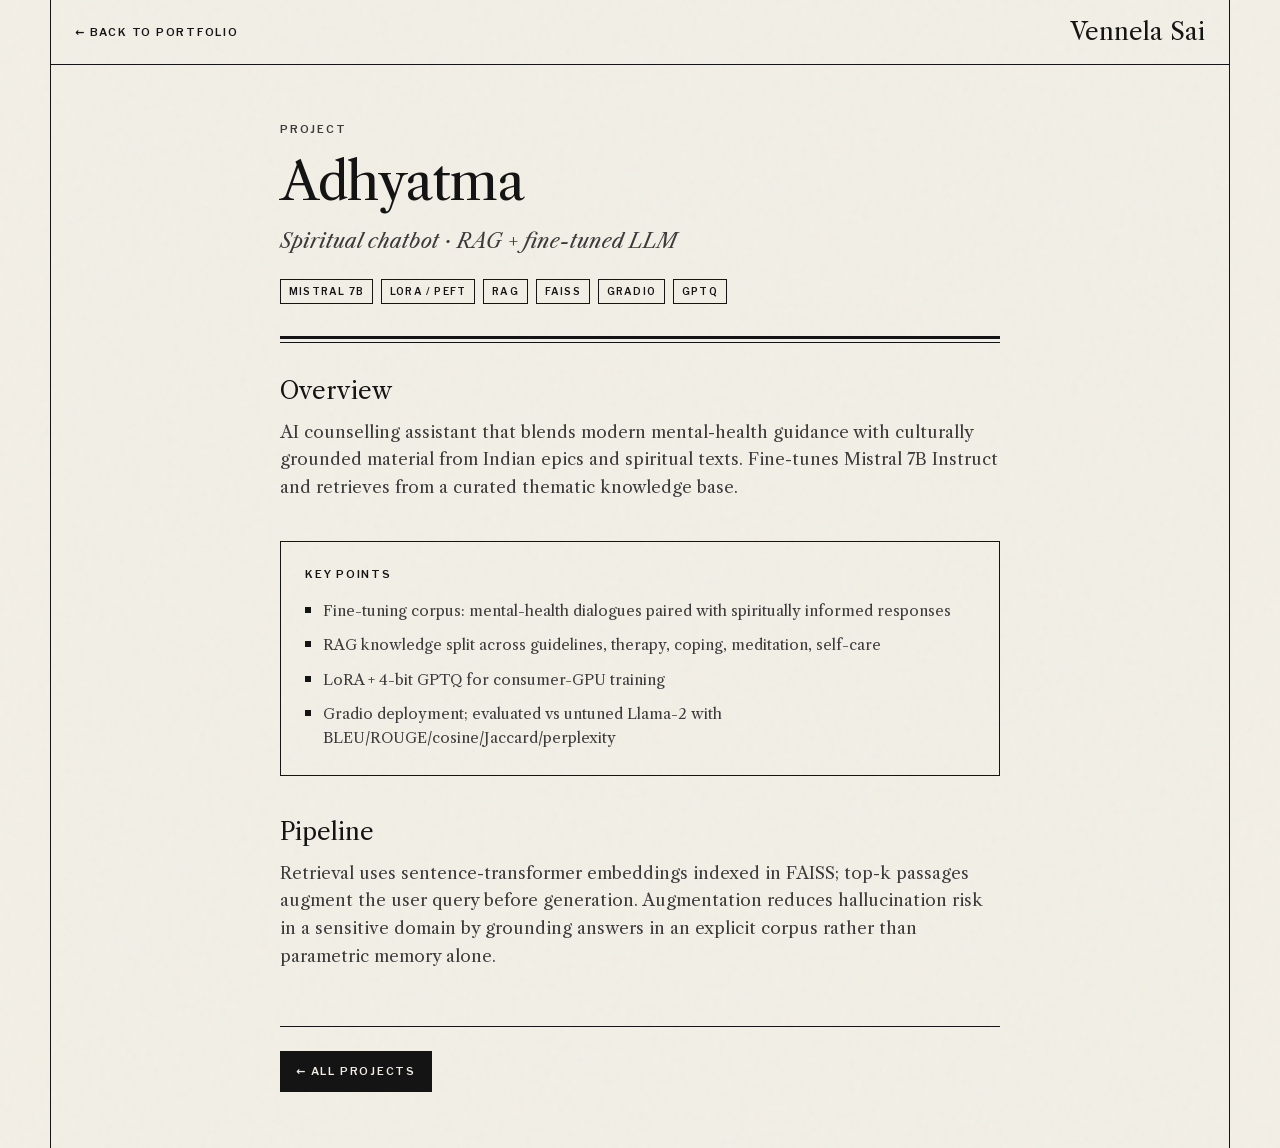
<file: projects/adhyatma.html>
<!DOCTYPE html><html lang="en" class="libre_caslon_text_664c8913-module__vTSmIG__variable libre_franklin_35763b-module__DUhCHW__variable h-full"><head><meta charSet="utf-8"/><meta name="viewport" content="width=device-width, initial-scale=1"/><link rel="preload" href="/_next/static/media/0f44b6394d723b98-s.p.24ir78z669k58.woff2" as="font" crossorigin="" type="font/woff2"/><link rel="preload" href="/_next/static/media/37afeb4e0885cb1d-s.p.34pxs3l5kt36m.woff2" as="font" crossorigin="" type="font/woff2"/><link rel="preload" href="/_next/static/media/8a4bb24664ac8500-s.p.2_7gz-nbwppeo.woff2" as="font" crossorigin="" type="font/woff2"/><link rel="preload" href="/_next/static/media/efd23c95a9595abc-s.p.17bkc83it2-u9.woff2" as="font" crossorigin="" type="font/woff2"/><link rel="stylesheet" href="/_next/static/chunks/20rotd9jgol87.css" data-precedence="next"/><link rel="preload" as="script" fetchPriority="low" href="/_next/static/chunks/310vm2bl3xxpt.js"/><script src="/_next/static/chunks/19mx3mg6lkumu.js" async=""></script><script src="/_next/static/chunks/08ttfj81-47mu.js" async=""></script><script src="/_next/static/chunks/33lvy7m3xh_8r.js" async=""></script><script src="/_next/static/chunks/turbopack-1oxxg6ndri9p_.js" async=""></script><script src="/_next/static/chunks/0h2qsuyze9ds1.js" async="" crossorigin=""></script><script src="/_next/static/chunks/22i43cg4l4-dq.js" async="" crossorigin=""></script><title>Adhyatma | Vennela Sai</title><meta name="description" content="AI counselling assistant that blends modern mental-health guidance with culturally grounded material from Indian epics and spiritual texts. Fine-tunes Mistral 7"/><link rel="icon" href="/favicon.ico?favicon.2vob68tjqpejf.ico" sizes="256x256" type="image/x-icon"/><meta name="next-size-adjust" content=""/><script src="/_next/static/chunks/0cz1d0mv5g_q7.js" noModule=""></script></head><body class="min-h-full font-sans antialiased"><div hidden=""><!--$--><!--/$--></div><div class="paper-noise min-h-screen bg-paper"><div class="mx-auto min-h-screen max-w-[1180px] border-x border-ink bg-paper/80"><header class="flex items-center justify-between border-b border-ink px-4 py-4 sm:px-6"><a class="text-[11px] font-semibold tracking-[0.16em] text-ink uppercase underline-offset-4 hover:underline" href="/#work">← Back to portfolio</a><a class="font-serif text-xl text-ink sm:text-2xl" href="/">Vennela Sai</a></header><article class="mx-auto max-w-3xl px-4 py-10 sm:px-6 sm:py-14"><p class="text-[11px] font-semibold tracking-[0.16em] text-ink-soft uppercase">Project</p><h1 class="mt-3 font-serif text-[clamp(2rem,5vw,3.25rem)] leading-tight tracking-tight text-ink">Adhyatma</h1><p class="mt-3 font-serif text-xl text-ink-soft italic">Spiritual chatbot · RAG + fine-tuned LLM</p><div class="mt-6 flex flex-wrap gap-2"><span class="border border-ink px-2 py-1 text-[10px] font-semibold tracking-[0.12em] text-ink uppercase">Mistral 7B</span><span class="border border-ink px-2 py-1 text-[10px] font-semibold tracking-[0.12em] text-ink uppercase">LoRA / PEFT</span><span class="border border-ink px-2 py-1 text-[10px] font-semibold tracking-[0.12em] text-ink uppercase">RAG</span><span class="border border-ink px-2 py-1 text-[10px] font-semibold tracking-[0.12em] text-ink uppercase">FAISS</span><span class="border border-ink px-2 py-1 text-[10px] font-semibold tracking-[0.12em] text-ink uppercase">Gradio</span><span class="border border-ink px-2 py-1 text-[10px] font-semibold tracking-[0.12em] text-ink uppercase">GPTQ</span></div><div class="double-rule mt-8"></div><section class="mt-8"><h2 class="font-serif text-2xl text-ink">Overview</h2><p class="mt-3 font-serif text-[17px] leading-relaxed text-ink-soft">AI counselling assistant that blends modern mental-health guidance with culturally grounded material from Indian epics and spiritual texts. Fine-tunes Mistral 7B Instruct and retrieves from a curated thematic knowledge base.</p></section><section class="mt-10 border border-ink p-5 sm:p-6"><h2 class="text-[11px] font-semibold tracking-[0.16em] text-ink uppercase">Key points</h2><ul class="mt-4 space-y-2.5"><li class="flex gap-3 font-serif text-[15px] leading-relaxed text-ink-soft"><span class="mt-2 h-1.5 w-1.5 shrink-0 bg-ink" aria-hidden="true"></span><span>Fine-tuning corpus: mental-health dialogues paired with spiritually informed responses</span></li><li class="flex gap-3 font-serif text-[15px] leading-relaxed text-ink-soft"><span class="mt-2 h-1.5 w-1.5 shrink-0 bg-ink" aria-hidden="true"></span><span>RAG knowledge split across guidelines, therapy, coping, meditation, self-care</span></li><li class="flex gap-3 font-serif text-[15px] leading-relaxed text-ink-soft"><span class="mt-2 h-1.5 w-1.5 shrink-0 bg-ink" aria-hidden="true"></span><span>LoRA + 4-bit GPTQ for consumer-GPU training</span></li><li class="flex gap-3 font-serif text-[15px] leading-relaxed text-ink-soft"><span class="mt-2 h-1.5 w-1.5 shrink-0 bg-ink" aria-hidden="true"></span><span>Gradio deployment; evaluated vs untuned Llama-2 with BLEU/ROUGE/cosine/Jaccard/perplexity</span></li></ul></section><section class="mt-10"><h2 class="font-serif text-2xl text-ink">Pipeline</h2><div class="mt-3 space-y-4"><p class="font-serif text-[17px] leading-relaxed text-ink-soft">Retrieval uses sentence-transformer embeddings indexed in FAISS; top-k passages augment the user query before generation. Augmentation reduces hallucination risk in a sensitive domain by grounding answers in an explicit corpus rather than parametric memory alone.</p></div></section><div class="mt-14 border-t border-ink pt-6"><a class="inline-flex bg-ink px-4 py-3 text-[11px] font-semibold tracking-[0.16em] text-paper uppercase transition hover:bg-ink-soft" href="/#work">← All projects</a></div></article></div></div><!--$--><!--/$--><script src="/_next/static/chunks/310vm2bl3xxpt.js" id="_R_" async=""></script><script>(self.__next_f=self.__next_f||[]).push([0])</script><script>self.__next_f.push([1,"1:\"$Sreact.fragment\"\n2:I[39756,[\"/_next/static/chunks/0h2qsuyze9ds1.js\"],\"default\"]\n3:I[37457,[\"/_next/static/chunks/0h2qsuyze9ds1.js\"],\"default\"]\n5:I[97367,[\"/_next/static/chunks/0h2qsuyze9ds1.js\"],\"OutletBoundary\"]\n6:\"$Sreact.suspense\"\n9:I[97367,[\"/_next/static/chunks/0h2qsuyze9ds1.js\"],\"ViewportBoundary\"]\nb:I[97367,[\"/_next/static/chunks/0h2qsuyze9ds1.js\"],\"MetadataBoundary\"]\nd:I[68027,[\"/_next/static/chunks/0h2qsuyze9ds1.js\"],\"default\",1]\n:HL[\"/_next/static/chunks/20rotd9jgol87.css\",\"style\"]\n:HL[\"/_next/static/media/0f44b6394d723b98-s.p.24ir78z669k58.woff2\",\"font\",{\"crossOrigin\":\"\",\"type\":\"font/woff2\"}]\n:HL[\"/_next/static/media/37afeb4e0885cb1d-s.p.34pxs3l5kt36m.woff2\",\"font\",{\"crossOrigin\":\"\",\"type\":\"font/woff2\"}]\n:HL[\"/_next/static/media/8a4bb24664ac8500-s.p.2_7gz-nbwppeo.woff2\",\"font\",{\"crossOrigin\":\"\",\"type\":\"font/woff2\"}]\n:HL[\"/_next/static/media/efd23c95a9595abc-s.p.17bkc83it2-u9.woff2\",\"font\",{\"crossOrigin\":\"\",\"type\":\"font/woff2\"}]\n8:X\n0:{\"P\":null,\"c\":[\"\",\"projects\",\"adhyatma\"],\"q\":\"\",\"i\":false,\"f\":[[[\"\",{\"children\":[\"projects\",{\"children\":[[\"slug\",\"adhyatma\",\"d\",[]],{\"children\":[\"__PAGE__\",{},\"$undefined\",\"$undefined\",4608]},\"$undefined\",\"$undefined\",4608]},\"$undefined\",\"$undefined\",4608]},\"$undefined\",\"$undefined\",4624],[[\"$\",\"$1\",\"c\",{\"children\":[[[\"$\",\"link\",\"0\",{\"rel\":\"stylesheet\",\"href\":\"/_next/static/chunks/20rotd9jgol87.css\",\"precedence\":\"next\",\"crossOrigin\":\"$undefined\",\"nonce\":\"$undefined\"}],[\"$\",\"script\",\"script-0\",{\"src\":\"/_next/static/chunks/0h2qsuyze9ds1.js\",\"async\":true,\"nonce\":\"$undefined\"}]],[\"$\",\"html\",null,{\"lang\":\"en\",\"className\":\"libre_caslon_text_664c8913-module__vTSmIG__variable libre_franklin_35763b-module__DUhCHW__variable h-full\",\"children\":[\"$\",\"body\",null,{\"className\":\"min-h-full font-sans antialiased\",\"children\":[\"$\",\"$L2\",null,{\"parallelRouterKey\":\"children\",\"error\":\"$undefined\",\"errorStyles\":\"$undefined\",\"errorScripts\":\"$undefined\",\"template\":[\"$\",\"$L3\",null,{}],\"templateStyles\":\"$undefined\",\"templateScripts\":\"$undefined\",\"notFound\":[[[\"$\",\"title\",null,{\"children\":\"404: This page could not be found.\"}],[\"$\",\"div\",null,{\"style\":{\"fontFamily\":\"system-ui,\\\"Segoe UI\\\",Roboto,Helvetica,Arial,sans-serif,\\\"Apple Color Emoji\\\",\\\"Segoe UI Emoji\\\"\",\"height\":\"100vh\",\"textAlign\":\"center\",\"display\":\"flex\",\"flexDirection\":\"column\",\"alignItems\":\"center\",\"justifyContent\":\"center\"},\"children\":[\"$\",\"div\",null,{\"children\":[[\"$\",\"style\",null,{\"dangerouslySetInnerHTML\":{\"__html\":\"body{color:#000;background:#fff;margin:0}.next-error-h1{border-right:1px solid rgba(0,0,0,.3)}@media (prefers-color-scheme:dark){body{color:#fff;background:#000}.next-error-h1{border-right:1px solid rgba(255,255,255,.3)}}\"}}],[\"$\",\"h1\",null,{\"className\":\"next-error-h1\",\"style\":{\"display\":\"inline-block\",\"margin\":\"0 20px 0 0\",\"padding\":\"0 23px 0 0\",\"fontSize\":24,\"fontWeight\":500,\"verticalAlign\":\"top\",\"lineHeight\":\"49px\"},\"children\":404}],[\"$\",\"div\",null,{\"style\":{\"display\":\"inline-block\"},\"children\":[\"$\",\"h2\",null,{\"style\":{\"fontSize\":14,\"fontWeight\":400,\"lineHeight\":\"49px\",\"margin\":0},\"children\":\"This page could not be found.\"}]}]]}]}]],[]],\"forbidden\":\"$undefined\",\"unauthorized\":\"$undefined\"}]}]}]]}],{\"children\":[[\"$\",\"$1\",\"c\",{\"children\":[null,[\"$\",\"$L2\",null,{\"parallelRouterKey\":\"children\",\"error\":\"$undefined\",\"errorStyles\":\"$undefined\",\"errorScripts\":\"$undefined\",\"template\":[\"$\",\"$L3\",null,{}],\"templateStyles\":\"$undefined\",\"templateScripts\":\"$undefined\",\"notFound\":\"$undefined\",\"forbidden\":\"$undefined\",\"unauthorized\":\"$undefined\"}]]}],{\"children\":[[\"$\",\"$1\",\"c\",{\"children\":[null,[\"$\",\"$L2\",null,{\"parallelRouterKey\":\"children\",\"error\":\"$undefined\",\"errorStyles\":\"$undefined\",\"errorScripts\":\"$undefined\",\"template\":[\"$\",\"$L3\",null,{}],\"templateStyles\":\"$undefined\",\"templateScripts\":\"$undefined\",\"notFound\":\"$undefined\",\"forbidden\":\"$undefined\",\"unauthorized\":\"$undefined\"}]]}],{\"children\":[[\"$\",\"$1\",\"c\",{\"children\":[\"$L4\",[[\"$\",\"script\",\"script-0\",{\"src\":\"/_next/static/chunks/22i43cg4l4-dq.js\",\"async\":true,\"nonce\":\"$undefined\"}]],[\"$\",\"$L5\",null,{\"children\":[\"$\",\"$6\",null,{\"name\":\"Next.MetadataOutlet\",\"children\":\"$@7\"}]}]]}],{},null,false,null]},null,false,\"$8\"]},null,false,\"$8\"]},null,false,null],[\"$\",\"$1\",\"h\",{\"children\":[null,[\"$\",\"$L9\",null,{\"children\":\"$La\"}],[\"$\",\"div\",null,{\"hidden\":true,\"children\":[\"$\",\"$Lb\",null,{\"children\":[\"$\",\"$6\",null,{\"name\":\"Next.Metadata\",\"children\":\"$Lc\"}]}]}],[\"$\",\"meta\",null,{\"name\":\"next-size-adjust\",\"content\":\"\"}]]}],false]],\"m\":\"$undefined\",\"G\":[\"$d\",[[\"$\",\"link\",\"0\",{\"rel\":\"stylesheet\",\"href\":\"/_next/static/chunks/20rotd9jgol87.css\",\"precedence\":\"next\",\"crossOrigin\":\"$undefined\",\"nonce\":\"$undefined\"}]]],\"S\":true,\"h\":null,\"r\":\"$undefined\",\"s\":\"$undefined\",\"a\":\"$undefined\",\"l\":\"$undefined\",\"p\":\"$undefined\",\"d\":\"$undefined\",\"b\":\"bFXZyl7-N0jBWMAaGHxyv\"}\ne:I[22016,[\"/_next/static/chunks/0h2qsuyze9ds1.js\",\"/_next/static/chunks/22i43cg4l4-dq.js\"],\"\"]\n8:C\n4:[\"$\",\"div\",null,{\"className\":\"paper-noise min-h-screen bg-paper\",\"children\":[\"$\",\"div\",null,{\"className\":\"mx-auto min-h-screen max-w-[1180px] border-x border-ink bg-paper/80\",\"children\":[[\"$\",\"header\",null,{\"className\":\"flex items-center justify-between border-b border-ink px-4 py-4 sm:px-6\",\"children\":[[\"$\",\"$Le\",null,{\"href\":\"/#work\",\"className\":\"text-[11px] font-semibold tracking-[0.16em] text-ink uppercase underline-offset-4 hover:underline\",\"children\":\"← Back to portfolio\"}],[\"$\",\"$Le\",null,{\"href\":\"/\",\"className\":\"font-serif text-xl text-ink sm:text-2xl\",\"children\":\"Vennela Sai\"}]]}],[\"$\",\"article\",null,{\"className\":\"mx-auto max-w-3xl px-4 py-10 sm:px-6 sm:py-14\",\"children\":[[\"$\",\"p\",null,{\"className\":\"text-[11px] font-semibold tracking-[0.16em] text-ink-soft uppercase\",\"children\":\"Project\"}],[\"$\",\"h1\",null,{\"className\":\"mt-3 font-serif text-[clamp(2rem,5vw,3.25rem)] leading-tight tracking-tight text-ink\",\"children\":\"Adhyatma\"}],[\"$\",\"p\",null,{\"className\":\"mt-3 font-serif text-xl text-ink-soft italic\",\"children\":\"Spiritual chatbot · RAG + fine-tuned LLM\"}],[\"$\",\"div\",null,{\"className\":\"mt-6 flex flex-wrap gap-2\",\"children\":[[\"$\",\"span\",\"Mistral 7B\",{\"className\":\"border border-ink px-2 py-1 text-[10px] font-semibold tracking-[0.12em] text-ink uppercase\",\"children\":\"Mistral 7B\"}],[\"$\",\"span\",\"LoRA / PEFT\",{\"className\":\"border border-ink px-2 py-1 text-[10px] font-semibold tracking-[0.12em] text-ink uppercase\",\"children\":\"LoRA / PEFT\"}],[\"$\",\"span\",\"RAG\",{\"className\":\"border border-ink px-2 py-1 text-[10px] font-semibold tracking-[0.12em] text-ink uppercase\",\"children\":\"RAG\"}],[\"$\",\"span\",\"FAISS\",{\"className\":\"border border-ink px-2 py-1 text-[10px] font-semibold tracking-[0.12em] text-ink uppercase\",\"children\":\"FAISS\"}],[\"$\",\"span\",\"Gradio\",{\"className\":\"border border-ink px-2 py-1 text-[10px] font-semibold tracking-[0.12em] text-ink uppercase\",\"children\":\"Gradio\"}],[\"$\",\"span\",\"GPTQ\",{\"className\":\"border border-ink px-2 py-1 text-[10px] font-semibold tracking-[0.12em] text-ink uppercase\",\"children\":\"GPTQ\"}]]}],[\"$\",\"div\",null,{\"className\":\"double-rule mt-8\"}],[\"$\",\"section\",null,{\"className\":\"mt-8\",\"children\":[[\"$\",\"h2\",null,{\"className\":\"font-serif text-2xl text-ink\",\"children\":\"Overview\"}],[\"$\",\"p\",null,{\"className\":\"mt-3 font-serif text-[17px] leading-relaxed text-ink-soft\",\"children\":\"AI counselling assistant that blends modern mental-health guidance with culturally grounded material from Indian epics and spiritual texts. Fine-tunes Mistral 7B Instruct and retrieves from a curated thematic knowledge base.\"}]]}],[\"$\",\"section\",null,{\"className\":\"mt-10 border border-ink p-5 sm:p-6\",\"children\":[[\"$\",\"h2\",null,{\"className\":\"text-[11px] font-semibold tracking-[0.16em] text-ink uppercase\",\"children\":\"Key points\"}],[\"$\",\"ul\",null,{\"className\":\"mt-4 space-y-2.5\",\"children\":[[\"$\",\"li\",\"Fine-tuning corpus: mental-health dialogues paired with spiritually informed responses\",{\"className\":\"flex gap-3 font-serif text-[15px] leading-relaxed text-ink-soft\",\"children\":[[\"$\",\"span\",null,{\"className\":\"mt-2 h-1.5 w-1.5 shrink-0 bg-ink\",\"aria-hidden\":true}],[\"$\",\"span\",null,{\"children\":\"Fine-tuning corpus: mental-health dialogues paired with spiritually informed responses\"}]]}],[\"$\",\"li\",\"RAG knowledge split across guidelines, therapy, coping, meditation, self-care\",{\"className\":\"flex gap-3 font-serif text-[15px] leading-relaxed text-ink-soft\",\"children\":[[\"$\",\"span\",null,{\"className\":\"mt-2 h-1.5 w-1.5 shrink-0 bg-ink\",\"aria-hidden\":true}],[\"$\",\"span\",null,{\"children\":\"RAG knowledge split across guidelines, therapy, coping, meditation, self-care\"}]]}],[\"$\",\"li\",\"LoRA + 4-bit GPTQ for consumer-GPU training\",{\"className\":\"flex gap-3 font-serif text-[15px] leading-relaxed text-ink-soft\",\"children\":[[\"$\",\"span\",null,{\"className\":\"mt-2 h-1.5 w-1.5 shrink-0 bg-ink\",\"aria-hidden\":true}],[\"$\",\"span\",null,{\"children\":\"LoRA + 4-bit GPTQ for consumer-GPU training\"}]]}],\"$Lf\"]}]]}],[\"$L10\"],\"$L11\"]}]]}]}]\nf:[\"$\",\"li\",\"Gradio deployment; evaluated vs untuned Llama-2 with BLEU/ROUGE/cosine/Jaccard/perplexity\",{\"className\":\"flex gap-3 font-serif text-[15px] leading-relaxed text-ink-soft\",\"children\":[[\"$\",\"span\",null,{\"className\":\"mt-2 h-1.5 w-1.5 shrink-0 bg-ink\",\"aria-hidden\":true}],[\"$\",\"span\",null,{\"children\":\"Gradio deployment; evaluated vs untuned Llama-2 with BLEU/ROUGE/cosine/Jaccard/perplexity\"}]]}]\n10:[\"$\",\"section\",\"Pipeline\",{\"className\":\"mt-10\",\"children\":[[\"$\",\"h2\",null,{\"className\":\"font-serif text-2xl text-ink\",\"children\":\"Pipeline\"}],[\"$\",\"div\",null,{\"className\":\"mt-3 space-y-4\",\"children\":[[\"$\",\"p\",\"Retrieval uses sentence-transformer embe\",{\"className\":\"font-serif text-[17px] leading-relaxed text-ink-soft\",\"children\":\"Retrieval uses sentence-transformer embeddings indexed in FAISS; top-k passages augment the user query before generation. Augmentation reduces hallucination risk in a sensitive domain by grounding answers in an explicit corpus rather than parametric memory alone.\"}]]}]]}]\n11:[\"$\",\"div\",null,{\"className\":\"mt-14 border-t border-ink pt-6\",\"children\":[\"$\",\"$Le\",null,{\"href\":\"/#work\",\"className\":\"inline-flex bg-ink px-4 py-3 text-[11px] font-semibold tracking-[0.16em] text-paper uppercase transition hover:bg-ink-soft\",\"children\":\"← All projects\"}]}]\na:[[\"$\",\"meta\",\"0\",{\"charSet\":\"utf-8\"}],[\"$\",\"meta\",\"1\",{\"name\":\"viewport\",\"content\":\"width=device-width, initial-scale=1\"}]]\n12:I[27201,[\"/_next/static/chunks/0h2qsuyze9ds1.js\"],\"IconMark\"]\n7:null\nc:[[\"$\",\"title\",\"0\",{\"children\":\"Adhyatma | Vennela Sai\"}],[\"$\",\"meta\",\"1\",{\"name\":\"description\",\"content\":\"AI counselling assistant that blends modern mental-health guidance with culturally grounded material from Indian epics and spiritual texts. Fine-tunes Mistral 7\"}],[\"$\",\"link\",\"2\",{\"rel\":\"icon\",\"href\":\"/favicon.ico?favicon.2vob68tjqpejf.ico\",\"sizes\":\"256x256\",\"type\":\"image/x-icon\"}],[\"$\",\"$L12\",\"3\",{}]]\n"])</script></body></html>
</file>
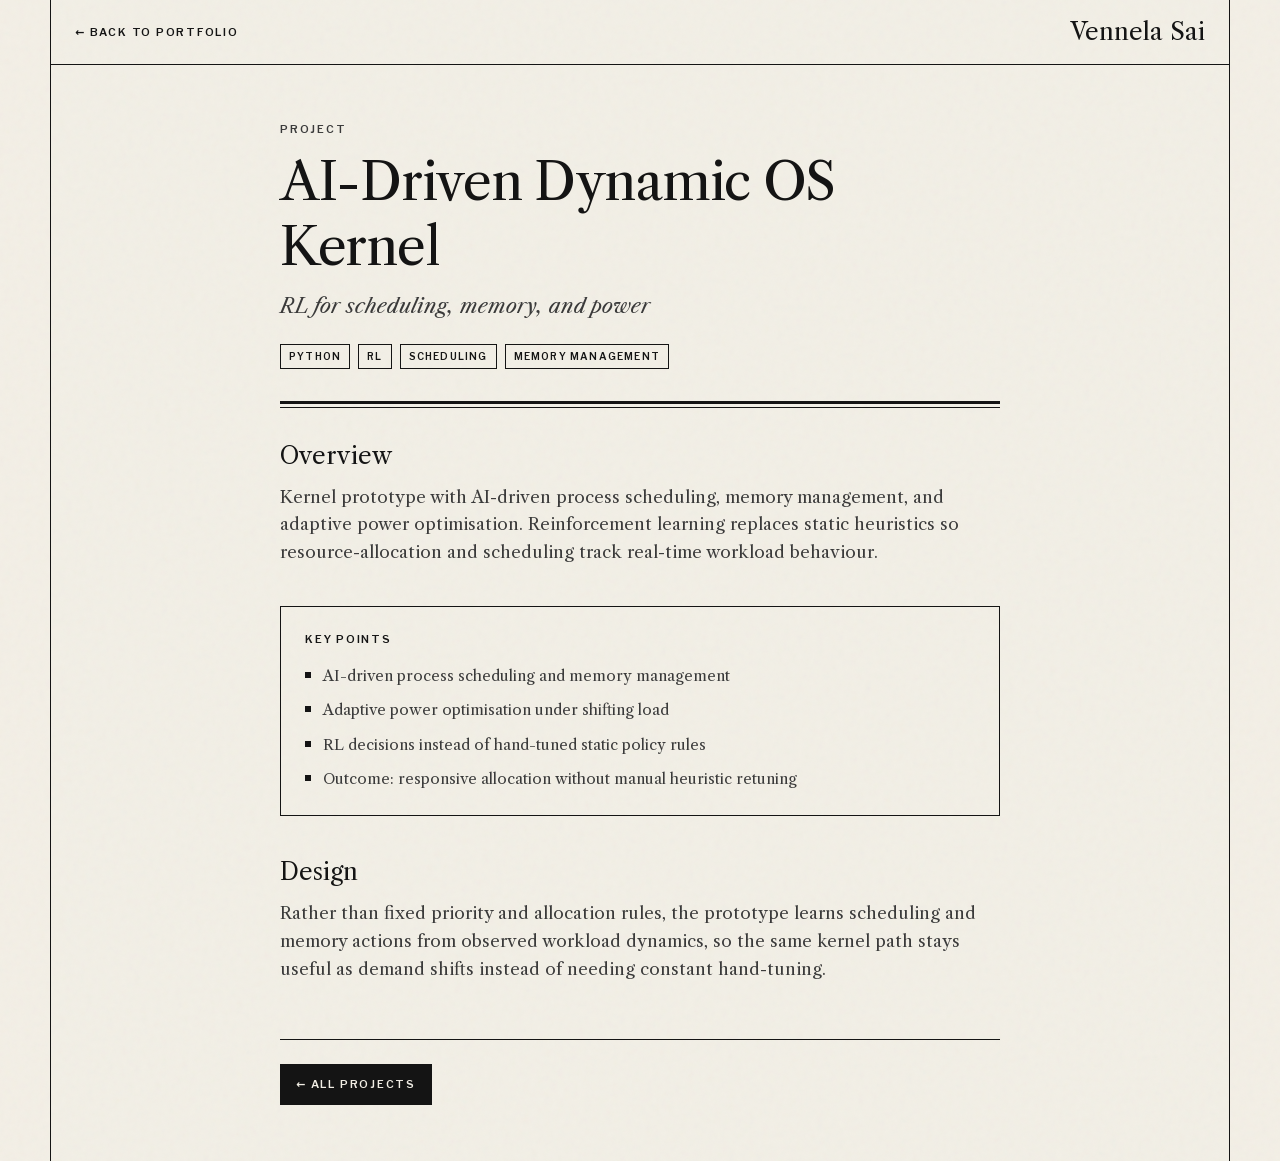
<file: projects/aios.html>
<!DOCTYPE html><html lang="en" class="libre_caslon_text_664c8913-module__vTSmIG__variable libre_franklin_35763b-module__DUhCHW__variable h-full"><head><meta charSet="utf-8"/><meta name="viewport" content="width=device-width, initial-scale=1"/><link rel="preload" href="/_next/static/media/0f44b6394d723b98-s.p.24ir78z669k58.woff2" as="font" crossorigin="" type="font/woff2"/><link rel="preload" href="/_next/static/media/37afeb4e0885cb1d-s.p.34pxs3l5kt36m.woff2" as="font" crossorigin="" type="font/woff2"/><link rel="preload" href="/_next/static/media/8a4bb24664ac8500-s.p.2_7gz-nbwppeo.woff2" as="font" crossorigin="" type="font/woff2"/><link rel="preload" href="/_next/static/media/efd23c95a9595abc-s.p.17bkc83it2-u9.woff2" as="font" crossorigin="" type="font/woff2"/><link rel="stylesheet" href="/_next/static/chunks/20rotd9jgol87.css" data-precedence="next"/><link rel="preload" as="script" fetchPriority="low" href="/_next/static/chunks/310vm2bl3xxpt.js"/><script src="/_next/static/chunks/19mx3mg6lkumu.js" async=""></script><script src="/_next/static/chunks/08ttfj81-47mu.js" async=""></script><script src="/_next/static/chunks/33lvy7m3xh_8r.js" async=""></script><script src="/_next/static/chunks/turbopack-1oxxg6ndri9p_.js" async=""></script><script src="/_next/static/chunks/0h2qsuyze9ds1.js" async="" crossorigin=""></script><script src="/_next/static/chunks/22i43cg4l4-dq.js" async="" crossorigin=""></script><title>AI-Driven Dynamic OS Kernel | Vennela Sai</title><meta name="description" content="Kernel prototype with AI-driven process scheduling, memory management, and adaptive power optimisation. Reinforcement learning replaces static heuristics so res"/><link rel="icon" href="/favicon.ico?favicon.2vob68tjqpejf.ico" sizes="256x256" type="image/x-icon"/><meta name="next-size-adjust" content=""/><script src="/_next/static/chunks/0cz1d0mv5g_q7.js" noModule=""></script></head><body class="min-h-full font-sans antialiased"><div hidden=""><!--$--><!--/$--></div><div class="paper-noise min-h-screen bg-paper"><div class="mx-auto min-h-screen max-w-[1180px] border-x border-ink bg-paper/80"><header class="flex items-center justify-between border-b border-ink px-4 py-4 sm:px-6"><a class="text-[11px] font-semibold tracking-[0.16em] text-ink uppercase underline-offset-4 hover:underline" href="/#work">← Back to portfolio</a><a class="font-serif text-xl text-ink sm:text-2xl" href="/">Vennela Sai</a></header><article class="mx-auto max-w-3xl px-4 py-10 sm:px-6 sm:py-14"><p class="text-[11px] font-semibold tracking-[0.16em] text-ink-soft uppercase">Project</p><h1 class="mt-3 font-serif text-[clamp(2rem,5vw,3.25rem)] leading-tight tracking-tight text-ink">AI-Driven Dynamic OS Kernel</h1><p class="mt-3 font-serif text-xl text-ink-soft italic">RL for scheduling, memory, and power</p><div class="mt-6 flex flex-wrap gap-2"><span class="border border-ink px-2 py-1 text-[10px] font-semibold tracking-[0.12em] text-ink uppercase">Python</span><span class="border border-ink px-2 py-1 text-[10px] font-semibold tracking-[0.12em] text-ink uppercase">RL</span><span class="border border-ink px-2 py-1 text-[10px] font-semibold tracking-[0.12em] text-ink uppercase">Scheduling</span><span class="border border-ink px-2 py-1 text-[10px] font-semibold tracking-[0.12em] text-ink uppercase">Memory management</span></div><div class="double-rule mt-8"></div><section class="mt-8"><h2 class="font-serif text-2xl text-ink">Overview</h2><p class="mt-3 font-serif text-[17px] leading-relaxed text-ink-soft">Kernel prototype with AI-driven process scheduling, memory management, and adaptive power optimisation. Reinforcement learning replaces static heuristics so resource-allocation and scheduling track real-time workload behaviour.</p></section><section class="mt-10 border border-ink p-5 sm:p-6"><h2 class="text-[11px] font-semibold tracking-[0.16em] text-ink uppercase">Key points</h2><ul class="mt-4 space-y-2.5"><li class="flex gap-3 font-serif text-[15px] leading-relaxed text-ink-soft"><span class="mt-2 h-1.5 w-1.5 shrink-0 bg-ink" aria-hidden="true"></span><span>AI-driven process scheduling and memory management</span></li><li class="flex gap-3 font-serif text-[15px] leading-relaxed text-ink-soft"><span class="mt-2 h-1.5 w-1.5 shrink-0 bg-ink" aria-hidden="true"></span><span>Adaptive power optimisation under shifting load</span></li><li class="flex gap-3 font-serif text-[15px] leading-relaxed text-ink-soft"><span class="mt-2 h-1.5 w-1.5 shrink-0 bg-ink" aria-hidden="true"></span><span>RL decisions instead of hand-tuned static policy rules</span></li><li class="flex gap-3 font-serif text-[15px] leading-relaxed text-ink-soft"><span class="mt-2 h-1.5 w-1.5 shrink-0 bg-ink" aria-hidden="true"></span><span>Outcome: responsive allocation without manual heuristic retuning</span></li></ul></section><section class="mt-10"><h2 class="font-serif text-2xl text-ink">Design</h2><div class="mt-3 space-y-4"><p class="font-serif text-[17px] leading-relaxed text-ink-soft">Rather than fixed priority and allocation rules, the prototype learns scheduling and memory actions from observed workload dynamics, so the same kernel path stays useful as demand shifts instead of needing constant hand-tuning.</p></div></section><div class="mt-14 border-t border-ink pt-6"><a class="inline-flex bg-ink px-4 py-3 text-[11px] font-semibold tracking-[0.16em] text-paper uppercase transition hover:bg-ink-soft" href="/#work">← All projects</a></div></article></div></div><!--$--><!--/$--><script src="/_next/static/chunks/310vm2bl3xxpt.js" id="_R_" async=""></script><script>(self.__next_f=self.__next_f||[]).push([0])</script><script>self.__next_f.push([1,"1:\"$Sreact.fragment\"\n2:I[39756,[\"/_next/static/chunks/0h2qsuyze9ds1.js\"],\"default\"]\n3:I[37457,[\"/_next/static/chunks/0h2qsuyze9ds1.js\"],\"default\"]\n5:I[97367,[\"/_next/static/chunks/0h2qsuyze9ds1.js\"],\"OutletBoundary\"]\n6:\"$Sreact.suspense\"\n9:I[97367,[\"/_next/static/chunks/0h2qsuyze9ds1.js\"],\"ViewportBoundary\"]\nb:I[97367,[\"/_next/static/chunks/0h2qsuyze9ds1.js\"],\"MetadataBoundary\"]\nd:I[68027,[\"/_next/static/chunks/0h2qsuyze9ds1.js\"],\"default\",1]\n:HL[\"/_next/static/chunks/20rotd9jgol87.css\",\"style\"]\n:HL[\"/_next/static/media/0f44b6394d723b98-s.p.24ir78z669k58.woff2\",\"font\",{\"crossOrigin\":\"\",\"type\":\"font/woff2\"}]\n:HL[\"/_next/static/media/37afeb4e0885cb1d-s.p.34pxs3l5kt36m.woff2\",\"font\",{\"crossOrigin\":\"\",\"type\":\"font/woff2\"}]\n:HL[\"/_next/static/media/8a4bb24664ac8500-s.p.2_7gz-nbwppeo.woff2\",\"font\",{\"crossOrigin\":\"\",\"type\":\"font/woff2\"}]\n:HL[\"/_next/static/media/efd23c95a9595abc-s.p.17bkc83it2-u9.woff2\",\"font\",{\"crossOrigin\":\"\",\"type\":\"font/woff2\"}]\n8:X\n0:{\"P\":null,\"c\":[\"\",\"projects\",\"aios\"],\"q\":\"\",\"i\":false,\"f\":[[[\"\",{\"children\":[\"projects\",{\"children\":[[\"slug\",\"aios\",\"d\",[]],{\"children\":[\"__PAGE__\",{},\"$undefined\",\"$undefined\",4608]},\"$undefined\",\"$undefined\",4608]},\"$undefined\",\"$undefined\",4608]},\"$undefined\",\"$undefined\",4624],[[\"$\",\"$1\",\"c\",{\"children\":[[[\"$\",\"link\",\"0\",{\"rel\":\"stylesheet\",\"href\":\"/_next/static/chunks/20rotd9jgol87.css\",\"precedence\":\"next\",\"crossOrigin\":\"$undefined\",\"nonce\":\"$undefined\"}],[\"$\",\"script\",\"script-0\",{\"src\":\"/_next/static/chunks/0h2qsuyze9ds1.js\",\"async\":true,\"nonce\":\"$undefined\"}]],[\"$\",\"html\",null,{\"lang\":\"en\",\"className\":\"libre_caslon_text_664c8913-module__vTSmIG__variable libre_franklin_35763b-module__DUhCHW__variable h-full\",\"children\":[\"$\",\"body\",null,{\"className\":\"min-h-full font-sans antialiased\",\"children\":[\"$\",\"$L2\",null,{\"parallelRouterKey\":\"children\",\"error\":\"$undefined\",\"errorStyles\":\"$undefined\",\"errorScripts\":\"$undefined\",\"template\":[\"$\",\"$L3\",null,{}],\"templateStyles\":\"$undefined\",\"templateScripts\":\"$undefined\",\"notFound\":[[[\"$\",\"title\",null,{\"children\":\"404: This page could not be found.\"}],[\"$\",\"div\",null,{\"style\":{\"fontFamily\":\"system-ui,\\\"Segoe UI\\\",Roboto,Helvetica,Arial,sans-serif,\\\"Apple Color Emoji\\\",\\\"Segoe UI Emoji\\\"\",\"height\":\"100vh\",\"textAlign\":\"center\",\"display\":\"flex\",\"flexDirection\":\"column\",\"alignItems\":\"center\",\"justifyContent\":\"center\"},\"children\":[\"$\",\"div\",null,{\"children\":[[\"$\",\"style\",null,{\"dangerouslySetInnerHTML\":{\"__html\":\"body{color:#000;background:#fff;margin:0}.next-error-h1{border-right:1px solid rgba(0,0,0,.3)}@media (prefers-color-scheme:dark){body{color:#fff;background:#000}.next-error-h1{border-right:1px solid rgba(255,255,255,.3)}}\"}}],[\"$\",\"h1\",null,{\"className\":\"next-error-h1\",\"style\":{\"display\":\"inline-block\",\"margin\":\"0 20px 0 0\",\"padding\":\"0 23px 0 0\",\"fontSize\":24,\"fontWeight\":500,\"verticalAlign\":\"top\",\"lineHeight\":\"49px\"},\"children\":404}],[\"$\",\"div\",null,{\"style\":{\"display\":\"inline-block\"},\"children\":[\"$\",\"h2\",null,{\"style\":{\"fontSize\":14,\"fontWeight\":400,\"lineHeight\":\"49px\",\"margin\":0},\"children\":\"This page could not be found.\"}]}]]}]}]],[]],\"forbidden\":\"$undefined\",\"unauthorized\":\"$undefined\"}]}]}]]}],{\"children\":[[\"$\",\"$1\",\"c\",{\"children\":[null,[\"$\",\"$L2\",null,{\"parallelRouterKey\":\"children\",\"error\":\"$undefined\",\"errorStyles\":\"$undefined\",\"errorScripts\":\"$undefined\",\"template\":[\"$\",\"$L3\",null,{}],\"templateStyles\":\"$undefined\",\"templateScripts\":\"$undefined\",\"notFound\":\"$undefined\",\"forbidden\":\"$undefined\",\"unauthorized\":\"$undefined\"}]]}],{\"children\":[[\"$\",\"$1\",\"c\",{\"children\":[null,[\"$\",\"$L2\",null,{\"parallelRouterKey\":\"children\",\"error\":\"$undefined\",\"errorStyles\":\"$undefined\",\"errorScripts\":\"$undefined\",\"template\":[\"$\",\"$L3\",null,{}],\"templateStyles\":\"$undefined\",\"templateScripts\":\"$undefined\",\"notFound\":\"$undefined\",\"forbidden\":\"$undefined\",\"unauthorized\":\"$undefined\"}]]}],{\"children\":[[\"$\",\"$1\",\"c\",{\"children\":[\"$L4\",[[\"$\",\"script\",\"script-0\",{\"src\":\"/_next/static/chunks/22i43cg4l4-dq.js\",\"async\":true,\"nonce\":\"$undefined\"}]],[\"$\",\"$L5\",null,{\"children\":[\"$\",\"$6\",null,{\"name\":\"Next.MetadataOutlet\",\"children\":\"$@7\"}]}]]}],{},null,false,null]},null,false,\"$8\"]},null,false,\"$8\"]},null,false,null],[\"$\",\"$1\",\"h\",{\"children\":[null,[\"$\",\"$L9\",null,{\"children\":\"$La\"}],[\"$\",\"div\",null,{\"hidden\":true,\"children\":[\"$\",\"$Lb\",null,{\"children\":[\"$\",\"$6\",null,{\"name\":\"Next.Metadata\",\"children\":\"$Lc\"}]}]}],[\"$\",\"meta\",null,{\"name\":\"next-size-adjust\",\"content\":\"\"}]]}],false]],\"m\":\"$undefined\",\"G\":[\"$d\",[[\"$\",\"link\",\"0\",{\"rel\":\"stylesheet\",\"href\":\"/_next/static/chunks/20rotd9jgol87.css\",\"precedence\":\"next\",\"crossOrigin\":\"$undefined\",\"nonce\":\"$undefined\"}]]],\"S\":true,\"h\":null,\"r\":\"$undefined\",\"s\":\"$undefined\",\"a\":\"$undefined\",\"l\":\"$undefined\",\"p\":\"$undefined\",\"d\":\"$undefined\",\"b\":\"bFXZyl7-N0jBWMAaGHxyv\"}\ne:I[22016,[\"/_next/static/chunks/0h2qsuyze9ds1.js\",\"/_next/static/chunks/22i43cg4l4-dq.js\"],\"\"]\n8:C\n4:[\"$\",\"div\",null,{\"className\":\"paper-noise min-h-screen bg-paper\",\"children\":[\"$\",\"div\",null,{\"className\":\"mx-auto min-h-screen max-w-[1180px] border-x border-ink bg-paper/80\",\"children\":[[\"$\",\"header\",null,{\"className\":\"flex items-center justify-between border-b border-ink px-4 py-4 sm:px-6\",\"children\":[[\"$\",\"$Le\",null,{\"href\":\"/#work\",\"className\":\"text-[11px] font-semibold tracking-[0.16em] text-ink uppercase underline-offset-4 hover:underline\",\"children\":\"← Back to portfolio\"}],[\"$\",\"$Le\",null,{\"href\":\"/\",\"className\":\"font-serif text-xl text-ink sm:text-2xl\",\"children\":\"Vennela Sai\"}]]}],[\"$\",\"article\",null,{\"className\":\"mx-auto max-w-3xl px-4 py-10 sm:px-6 sm:py-14\",\"children\":[[\"$\",\"p\",null,{\"className\":\"text-[11px] font-semibold tracking-[0.16em] text-ink-soft uppercase\",\"children\":\"Project\"}],[\"$\",\"h1\",null,{\"className\":\"mt-3 font-serif text-[clamp(2rem,5vw,3.25rem)] leading-tight tracking-tight text-ink\",\"children\":\"AI-Driven Dynamic OS Kernel\"}],[\"$\",\"p\",null,{\"className\":\"mt-3 font-serif text-xl text-ink-soft italic\",\"children\":\"RL for scheduling, memory, and power\"}],[\"$\",\"div\",null,{\"className\":\"mt-6 flex flex-wrap gap-2\",\"children\":[[\"$\",\"span\",\"Python\",{\"className\":\"border border-ink px-2 py-1 text-[10px] font-semibold tracking-[0.12em] text-ink uppercase\",\"children\":\"Python\"}],[\"$\",\"span\",\"RL\",{\"className\":\"border border-ink px-2 py-1 text-[10px] font-semibold tracking-[0.12em] text-ink uppercase\",\"children\":\"RL\"}],[\"$\",\"span\",\"Scheduling\",{\"className\":\"border border-ink px-2 py-1 text-[10px] font-semibold tracking-[0.12em] text-ink uppercase\",\"children\":\"Scheduling\"}],[\"$\",\"span\",\"Memory management\",{\"className\":\"border border-ink px-2 py-1 text-[10px] font-semibold tracking-[0.12em] text-ink uppercase\",\"children\":\"Memory management\"}]]}],[\"$\",\"div\",null,{\"className\":\"double-rule mt-8\"}],[\"$\",\"section\",null,{\"className\":\"mt-8\",\"children\":[[\"$\",\"h2\",null,{\"className\":\"font-serif text-2xl text-ink\",\"children\":\"Overview\"}],[\"$\",\"p\",null,{\"className\":\"mt-3 font-serif text-[17px] leading-relaxed text-ink-soft\",\"children\":\"Kernel prototype with AI-driven process scheduling, memory management, and adaptive power optimisation. Reinforcement learning replaces static heuristics so resource-allocation and scheduling track real-time workload behaviour.\"}]]}],[\"$\",\"section\",null,{\"className\":\"mt-10 border border-ink p-5 sm:p-6\",\"children\":[[\"$\",\"h2\",null,{\"className\":\"text-[11px] font-semibold tracking-[0.16em] text-ink uppercase\",\"children\":\"Key points\"}],[\"$\",\"ul\",null,{\"className\":\"mt-4 space-y-2.5\",\"children\":[[\"$\",\"li\",\"AI-driven process scheduling and memory management\",{\"className\":\"flex gap-3 font-serif text-[15px] leading-relaxed text-ink-soft\",\"children\":[[\"$\",\"span\",null,{\"className\":\"mt-2 h-1.5 w-1.5 shrink-0 bg-ink\",\"aria-hidden\":true}],[\"$\",\"span\",null,{\"children\":\"AI-driven process scheduling and memory management\"}]]}],[\"$\",\"li\",\"Adaptive power optimisation under shifting load\",{\"className\":\"flex gap-3 font-serif text-[15px] leading-relaxed text-ink-soft\",\"children\":[[\"$\",\"span\",null,{\"className\":\"mt-2 h-1.5 w-1.5 shrink-0 bg-ink\",\"aria-hidden\":true}],[\"$\",\"span\",null,{\"children\":\"Adaptive power optimisation under shifting load\"}]]}],[\"$\",\"li\",\"RL decisions instead of hand-tuned static policy rules\",{\"className\":\"flex gap-3 font-serif text-[15px] leading-relaxed text-ink-soft\",\"children\":[[\"$\",\"span\",null,{\"className\":\"mt-2 h-1.5 w-1.5 shrink-0 bg-ink\",\"aria-hidden\":true}],[\"$\",\"span\",null,{\"children\":\"RL decisions instead of hand-tuned static policy rules\"}]]}],[\"$\",\"li\",\"Outcome: responsive allocation without manual heuristic retuning\",{\"className\":\"flex gap-3 font-serif text-[15px] leading-relaxed text-ink-soft\",\"children\":[[\"$\",\"span\",null,{\"className\":\"mt-2 h-1.5 w-1.5 shrink-0 bg-ink\",\"aria-hidden\":true}],[\"$\",\"span\",null,{\"children\":\"Outcome: responsive allocation without manual heuristic retuning\"}]]}]]}]]}],[[\"$\",\"section\",\"Design\",{\"className\":\"mt-10\",\"children\":[\"$Lf\",\"$L10\"]}]],\"$L11\"]}]]}]}]\nf:[\"$\",\"h2\",null,{\"className\":\"font-serif text-2xl text-ink\",\"children\":\"Design\"}]\n10:[\"$\",\"div\",null,{\"className\":\"mt-3 space-y-4\",\"children\":[[\"$\",\"p\",\"Rather than fixed priority and allocatio\",{\"className\":\"font-serif text-[17px] leading-relaxed text-ink-soft\",\"children\":\"Rather than fixed priority and allocation rules, the prototype learns scheduling and memory actions from observed workload dynamics, so the same kernel path stays useful as demand shifts instead of needing constant hand-tuning.\"}]]}]\n11:[\"$\",\"div\",null,{\"className\":\"mt-14 border-t border-ink pt-6\",\"children\":[\"$\",\"$Le\",null,{\"href\":\"/#work\",\"className\":\"inline-flex bg-ink px-4 py-3 text-[11px] font-semibold tracking-[0.16em] text-paper uppercase transition hover:bg-ink-soft\",\"children\":\"← All projects\"}]}]\na:[[\"$\",\"meta\",\"0\",{\"charSet\":\"utf-8\"}],[\"$\",\"meta\",\"1\",{\"name\":\"viewport\",\"content\":\"width=device-width, initial-scale=1\"}]]\n12:I[27201,[\"/_next/static/chunks/0h2qsuyze9ds1.js\"],\"IconMark\"]\n7:null\nc:[[\"$\",\"title\",\"0\",{\"children\":\"AI-Driven Dynamic OS Kernel | Vennela Sai\"}],[\"$\",\"meta\",\"1\",{\"name\":\"description\",\"content\":\"Kernel prototype with AI-driven process scheduling, memory management, and adaptive power optimisation. Reinforcement learning replaces static heuristics so res\"}],[\"$\",\"link\",\"2\",{\"rel\":\"icon\",\"href\":\"/favicon.ico?favicon.2vob68tjqpejf.ico\",\"sizes\":\"256x256\",\"type\":\"image/x-icon\"}],[\"$\",\"$L12\",\"3\",{}]]\n"])</script></body></html>
</file>
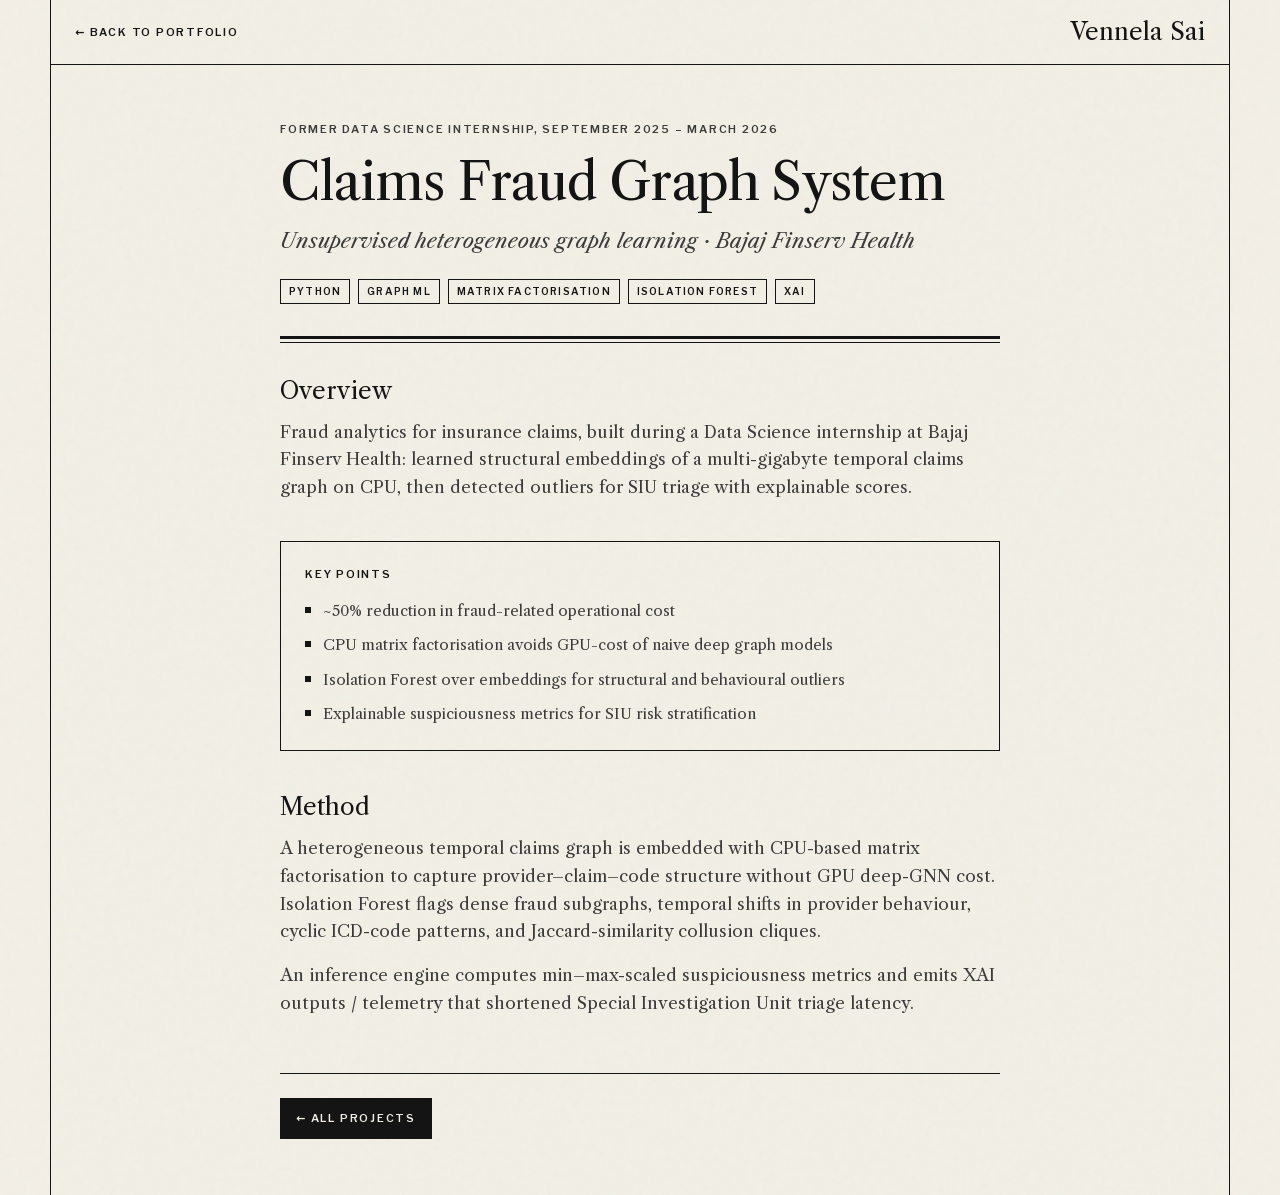
<file: projects/claims-fraud.html>
<!DOCTYPE html><html lang="en" class="libre_caslon_text_664c8913-module__vTSmIG__variable libre_franklin_35763b-module__DUhCHW__variable h-full"><head><meta charSet="utf-8"/><meta name="viewport" content="width=device-width, initial-scale=1"/><link rel="preload" href="/_next/static/media/0f44b6394d723b98-s.p.24ir78z669k58.woff2" as="font" crossorigin="" type="font/woff2"/><link rel="preload" href="/_next/static/media/37afeb4e0885cb1d-s.p.34pxs3l5kt36m.woff2" as="font" crossorigin="" type="font/woff2"/><link rel="preload" href="/_next/static/media/8a4bb24664ac8500-s.p.2_7gz-nbwppeo.woff2" as="font" crossorigin="" type="font/woff2"/><link rel="preload" href="/_next/static/media/efd23c95a9595abc-s.p.17bkc83it2-u9.woff2" as="font" crossorigin="" type="font/woff2"/><link rel="stylesheet" href="/_next/static/chunks/20rotd9jgol87.css" data-precedence="next"/><link rel="preload" as="script" fetchPriority="low" href="/_next/static/chunks/310vm2bl3xxpt.js"/><script src="/_next/static/chunks/19mx3mg6lkumu.js" async=""></script><script src="/_next/static/chunks/08ttfj81-47mu.js" async=""></script><script src="/_next/static/chunks/33lvy7m3xh_8r.js" async=""></script><script src="/_next/static/chunks/turbopack-1oxxg6ndri9p_.js" async=""></script><script src="/_next/static/chunks/0h2qsuyze9ds1.js" async="" crossorigin=""></script><script src="/_next/static/chunks/22i43cg4l4-dq.js" async="" crossorigin=""></script><title>Claims Fraud Graph System | Vennela Sai</title><meta name="description" content="Fraud analytics for insurance claims, built during a Data Science internship at Bajaj Finserv Health: learned structural embeddings of a multi-gigabyte temporal"/><link rel="icon" href="/favicon.ico?favicon.2vob68tjqpejf.ico" sizes="256x256" type="image/x-icon"/><meta name="next-size-adjust" content=""/><script src="/_next/static/chunks/0cz1d0mv5g_q7.js" noModule=""></script></head><body class="min-h-full font-sans antialiased"><div hidden=""><!--$--><!--/$--></div><div class="paper-noise min-h-screen bg-paper"><div class="mx-auto min-h-screen max-w-[1180px] border-x border-ink bg-paper/80"><header class="flex items-center justify-between border-b border-ink px-4 py-4 sm:px-6"><a class="text-[11px] font-semibold tracking-[0.16em] text-ink uppercase underline-offset-4 hover:underline" href="/#work">← Back to portfolio</a><a class="font-serif text-xl text-ink sm:text-2xl" href="/">Vennela Sai</a></header><article class="mx-auto max-w-3xl px-4 py-10 sm:px-6 sm:py-14"><p class="text-[11px] font-semibold tracking-[0.16em] text-ink-soft uppercase">Former Data Science Internship, September 2025 – March 2026</p><h1 class="mt-3 font-serif text-[clamp(2rem,5vw,3.25rem)] leading-tight tracking-tight text-ink">Claims Fraud Graph System</h1><p class="mt-3 font-serif text-xl text-ink-soft italic">Unsupervised heterogeneous graph learning · Bajaj Finserv Health</p><div class="mt-6 flex flex-wrap gap-2"><span class="border border-ink px-2 py-1 text-[10px] font-semibold tracking-[0.12em] text-ink uppercase">Python</span><span class="border border-ink px-2 py-1 text-[10px] font-semibold tracking-[0.12em] text-ink uppercase">Graph ML</span><span class="border border-ink px-2 py-1 text-[10px] font-semibold tracking-[0.12em] text-ink uppercase">Matrix factorisation</span><span class="border border-ink px-2 py-1 text-[10px] font-semibold tracking-[0.12em] text-ink uppercase">Isolation Forest</span><span class="border border-ink px-2 py-1 text-[10px] font-semibold tracking-[0.12em] text-ink uppercase">XAI</span></div><div class="double-rule mt-8"></div><section class="mt-8"><h2 class="font-serif text-2xl text-ink">Overview</h2><p class="mt-3 font-serif text-[17px] leading-relaxed text-ink-soft">Fraud analytics for insurance claims, built during a Data Science internship at Bajaj Finserv Health: learned structural embeddings of a multi-gigabyte temporal claims graph on CPU, then detected outliers for SIU triage with explainable scores.</p></section><section class="mt-10 border border-ink p-5 sm:p-6"><h2 class="text-[11px] font-semibold tracking-[0.16em] text-ink uppercase">Key points</h2><ul class="mt-4 space-y-2.5"><li class="flex gap-3 font-serif text-[15px] leading-relaxed text-ink-soft"><span class="mt-2 h-1.5 w-1.5 shrink-0 bg-ink" aria-hidden="true"></span><span>~50% reduction in fraud-related operational cost</span></li><li class="flex gap-3 font-serif text-[15px] leading-relaxed text-ink-soft"><span class="mt-2 h-1.5 w-1.5 shrink-0 bg-ink" aria-hidden="true"></span><span>CPU matrix factorisation avoids GPU-cost of naive deep graph models</span></li><li class="flex gap-3 font-serif text-[15px] leading-relaxed text-ink-soft"><span class="mt-2 h-1.5 w-1.5 shrink-0 bg-ink" aria-hidden="true"></span><span>Isolation Forest over embeddings for structural and behavioural outliers</span></li><li class="flex gap-3 font-serif text-[15px] leading-relaxed text-ink-soft"><span class="mt-2 h-1.5 w-1.5 shrink-0 bg-ink" aria-hidden="true"></span><span>Explainable suspiciousness metrics for SIU risk stratification</span></li></ul></section><section class="mt-10"><h2 class="font-serif text-2xl text-ink">Method</h2><div class="mt-3 space-y-4"><p class="font-serif text-[17px] leading-relaxed text-ink-soft">A heterogeneous temporal claims graph is embedded with CPU-based matrix factorisation to capture provider–claim–code structure without GPU deep-GNN cost. Isolation Forest flags dense fraud subgraphs, temporal shifts in provider behaviour, cyclic ICD-code patterns, and Jaccard-similarity collusion cliques.</p><p class="font-serif text-[17px] leading-relaxed text-ink-soft">An inference engine computes min–max-scaled suspiciousness metrics and emits XAI outputs / telemetry that shortened Special Investigation Unit triage latency.</p></div></section><div class="mt-14 border-t border-ink pt-6"><a class="inline-flex bg-ink px-4 py-3 text-[11px] font-semibold tracking-[0.16em] text-paper uppercase transition hover:bg-ink-soft" href="/#work">← All projects</a></div></article></div></div><!--$--><!--/$--><script src="/_next/static/chunks/310vm2bl3xxpt.js" id="_R_" async=""></script><script>(self.__next_f=self.__next_f||[]).push([0])</script><script>self.__next_f.push([1,"1:\"$Sreact.fragment\"\n2:I[39756,[\"/_next/static/chunks/0h2qsuyze9ds1.js\"],\"default\"]\n3:I[37457,[\"/_next/static/chunks/0h2qsuyze9ds1.js\"],\"default\"]\n5:I[97367,[\"/_next/static/chunks/0h2qsuyze9ds1.js\"],\"OutletBoundary\"]\n6:\"$Sreact.suspense\"\n9:I[97367,[\"/_next/static/chunks/0h2qsuyze9ds1.js\"],\"ViewportBoundary\"]\nb:I[97367,[\"/_next/static/chunks/0h2qsuyze9ds1.js\"],\"MetadataBoundary\"]\nd:I[68027,[\"/_next/static/chunks/0h2qsuyze9ds1.js\"],\"default\",1]\n:HL[\"/_next/static/chunks/20rotd9jgol87.css\",\"style\"]\n:HL[\"/_next/static/media/0f44b6394d723b98-s.p.24ir78z669k58.woff2\",\"font\",{\"crossOrigin\":\"\",\"type\":\"font/woff2\"}]\n:HL[\"/_next/static/media/37afeb4e0885cb1d-s.p.34pxs3l5kt36m.woff2\",\"font\",{\"crossOrigin\":\"\",\"type\":\"font/woff2\"}]\n:HL[\"/_next/static/media/8a4bb24664ac8500-s.p.2_7gz-nbwppeo.woff2\",\"font\",{\"crossOrigin\":\"\",\"type\":\"font/woff2\"}]\n:HL[\"/_next/static/media/efd23c95a9595abc-s.p.17bkc83it2-u9.woff2\",\"font\",{\"crossOrigin\":\"\",\"type\":\"font/woff2\"}]\n8:X\n0:{\"P\":null,\"c\":[\"\",\"projects\",\"claims-fraud\"],\"q\":\"\",\"i\":false,\"f\":[[[\"\",{\"children\":[\"projects\",{\"children\":[[\"slug\",\"claims-fraud\",\"d\",[]],{\"children\":[\"__PAGE__\",{},\"$undefined\",\"$undefined\",4608]},\"$undefined\",\"$undefined\",4608]},\"$undefined\",\"$undefined\",4608]},\"$undefined\",\"$undefined\",4624],[[\"$\",\"$1\",\"c\",{\"children\":[[[\"$\",\"link\",\"0\",{\"rel\":\"stylesheet\",\"href\":\"/_next/static/chunks/20rotd9jgol87.css\",\"precedence\":\"next\",\"crossOrigin\":\"$undefined\",\"nonce\":\"$undefined\"}],[\"$\",\"script\",\"script-0\",{\"src\":\"/_next/static/chunks/0h2qsuyze9ds1.js\",\"async\":true,\"nonce\":\"$undefined\"}]],[\"$\",\"html\",null,{\"lang\":\"en\",\"className\":\"libre_caslon_text_664c8913-module__vTSmIG__variable libre_franklin_35763b-module__DUhCHW__variable h-full\",\"children\":[\"$\",\"body\",null,{\"className\":\"min-h-full font-sans antialiased\",\"children\":[\"$\",\"$L2\",null,{\"parallelRouterKey\":\"children\",\"error\":\"$undefined\",\"errorStyles\":\"$undefined\",\"errorScripts\":\"$undefined\",\"template\":[\"$\",\"$L3\",null,{}],\"templateStyles\":\"$undefined\",\"templateScripts\":\"$undefined\",\"notFound\":[[[\"$\",\"title\",null,{\"children\":\"404: This page could not be found.\"}],[\"$\",\"div\",null,{\"style\":{\"fontFamily\":\"system-ui,\\\"Segoe UI\\\",Roboto,Helvetica,Arial,sans-serif,\\\"Apple Color Emoji\\\",\\\"Segoe UI Emoji\\\"\",\"height\":\"100vh\",\"textAlign\":\"center\",\"display\":\"flex\",\"flexDirection\":\"column\",\"alignItems\":\"center\",\"justifyContent\":\"center\"},\"children\":[\"$\",\"div\",null,{\"children\":[[\"$\",\"style\",null,{\"dangerouslySetInnerHTML\":{\"__html\":\"body{color:#000;background:#fff;margin:0}.next-error-h1{border-right:1px solid rgba(0,0,0,.3)}@media (prefers-color-scheme:dark){body{color:#fff;background:#000}.next-error-h1{border-right:1px solid rgba(255,255,255,.3)}}\"}}],[\"$\",\"h1\",null,{\"className\":\"next-error-h1\",\"style\":{\"display\":\"inline-block\",\"margin\":\"0 20px 0 0\",\"padding\":\"0 23px 0 0\",\"fontSize\":24,\"fontWeight\":500,\"verticalAlign\":\"top\",\"lineHeight\":\"49px\"},\"children\":404}],[\"$\",\"div\",null,{\"style\":{\"display\":\"inline-block\"},\"children\":[\"$\",\"h2\",null,{\"style\":{\"fontSize\":14,\"fontWeight\":400,\"lineHeight\":\"49px\",\"margin\":0},\"children\":\"This page could not be found.\"}]}]]}]}]],[]],\"forbidden\":\"$undefined\",\"unauthorized\":\"$undefined\"}]}]}]]}],{\"children\":[[\"$\",\"$1\",\"c\",{\"children\":[null,[\"$\",\"$L2\",null,{\"parallelRouterKey\":\"children\",\"error\":\"$undefined\",\"errorStyles\":\"$undefined\",\"errorScripts\":\"$undefined\",\"template\":[\"$\",\"$L3\",null,{}],\"templateStyles\":\"$undefined\",\"templateScripts\":\"$undefined\",\"notFound\":\"$undefined\",\"forbidden\":\"$undefined\",\"unauthorized\":\"$undefined\"}]]}],{\"children\":[[\"$\",\"$1\",\"c\",{\"children\":[null,[\"$\",\"$L2\",null,{\"parallelRouterKey\":\"children\",\"error\":\"$undefined\",\"errorStyles\":\"$undefined\",\"errorScripts\":\"$undefined\",\"template\":[\"$\",\"$L3\",null,{}],\"templateStyles\":\"$undefined\",\"templateScripts\":\"$undefined\",\"notFound\":\"$undefined\",\"forbidden\":\"$undefined\",\"unauthorized\":\"$undefined\"}]]}],{\"children\":[[\"$\",\"$1\",\"c\",{\"children\":[\"$L4\",[[\"$\",\"script\",\"script-0\",{\"src\":\"/_next/static/chunks/22i43cg4l4-dq.js\",\"async\":true,\"nonce\":\"$undefined\"}]],[\"$\",\"$L5\",null,{\"children\":[\"$\",\"$6\",null,{\"name\":\"Next.MetadataOutlet\",\"children\":\"$@7\"}]}]]}],{},null,false,null]},null,false,\"$8\"]},null,false,\"$8\"]},null,false,null],[\"$\",\"$1\",\"h\",{\"children\":[null,[\"$\",\"$L9\",null,{\"children\":\"$La\"}],[\"$\",\"div\",null,{\"hidden\":true,\"children\":[\"$\",\"$Lb\",null,{\"children\":[\"$\",\"$6\",null,{\"name\":\"Next.Metadata\",\"children\":\"$Lc\"}]}]}],[\"$\",\"meta\",null,{\"name\":\"next-size-adjust\",\"content\":\"\"}]]}],false]],\"m\":\"$undefined\",\"G\":[\"$d\",[[\"$\",\"link\",\"0\",{\"rel\":\"stylesheet\",\"href\":\"/_next/static/chunks/20rotd9jgol87.css\",\"precedence\":\"next\",\"crossOrigin\":\"$undefined\",\"nonce\":\"$undefined\"}]]],\"S\":true,\"h\":null,\"r\":\"$undefined\",\"s\":\"$undefined\",\"a\":\"$undefined\",\"l\":\"$undefined\",\"p\":\"$undefined\",\"d\":\"$undefined\",\"b\":\"bFXZyl7-N0jBWMAaGHxyv\"}\ne:I[22016,[\"/_next/static/chunks/0h2qsuyze9ds1.js\",\"/_next/static/chunks/22i43cg4l4-dq.js\"],\"\"]\n8:C\n4:[\"$\",\"div\",null,{\"className\":\"paper-noise min-h-screen bg-paper\",\"children\":[\"$\",\"div\",null,{\"className\":\"mx-auto min-h-screen max-w-[1180px] border-x border-ink bg-paper/80\",\"children\":[[\"$\",\"header\",null,{\"className\":\"flex items-center justify-between border-b border-ink px-4 py-4 sm:px-6\",\"children\":[[\"$\",\"$Le\",null,{\"href\":\"/#work\",\"className\":\"text-[11px] font-semibold tracking-[0.16em] text-ink uppercase underline-offset-4 hover:underline\",\"children\":\"← Back to portfolio\"}],[\"$\",\"$Le\",null,{\"href\":\"/\",\"className\":\"font-serif text-xl text-ink sm:text-2xl\",\"children\":\"Vennela Sai\"}]]}],[\"$\",\"article\",null,{\"className\":\"mx-auto max-w-3xl px-4 py-10 sm:px-6 sm:py-14\",\"children\":[[\"$\",\"p\",null,{\"className\":\"text-[11px] font-semibold tracking-[0.16em] text-ink-soft uppercase\",\"children\":\"Former Data Science Internship, September 2025 – March 2026\"}],[\"$\",\"h1\",null,{\"className\":\"mt-3 font-serif text-[clamp(2rem,5vw,3.25rem)] leading-tight tracking-tight text-ink\",\"children\":\"Claims Fraud Graph System\"}],[\"$\",\"p\",null,{\"className\":\"mt-3 font-serif text-xl text-ink-soft italic\",\"children\":\"Unsupervised heterogeneous graph learning · Bajaj Finserv Health\"}],[\"$\",\"div\",null,{\"className\":\"mt-6 flex flex-wrap gap-2\",\"children\":[[\"$\",\"span\",\"Python\",{\"className\":\"border border-ink px-2 py-1 text-[10px] font-semibold tracking-[0.12em] text-ink uppercase\",\"children\":\"Python\"}],[\"$\",\"span\",\"Graph ML\",{\"className\":\"border border-ink px-2 py-1 text-[10px] font-semibold tracking-[0.12em] text-ink uppercase\",\"children\":\"Graph ML\"}],[\"$\",\"span\",\"Matrix factorisation\",{\"className\":\"border border-ink px-2 py-1 text-[10px] font-semibold tracking-[0.12em] text-ink uppercase\",\"children\":\"Matrix factorisation\"}],[\"$\",\"span\",\"Isolation Forest\",{\"className\":\"border border-ink px-2 py-1 text-[10px] font-semibold tracking-[0.12em] text-ink uppercase\",\"children\":\"Isolation Forest\"}],[\"$\",\"span\",\"XAI\",{\"className\":\"border border-ink px-2 py-1 text-[10px] font-semibold tracking-[0.12em] text-ink uppercase\",\"children\":\"XAI\"}]]}],[\"$\",\"div\",null,{\"className\":\"double-rule mt-8\"}],[\"$\",\"section\",null,{\"className\":\"mt-8\",\"children\":[[\"$\",\"h2\",null,{\"className\":\"font-serif text-2xl text-ink\",\"children\":\"Overview\"}],[\"$\",\"p\",null,{\"className\":\"mt-3 font-serif text-[17px] leading-relaxed text-ink-soft\",\"children\":\"Fraud analytics for insurance claims, built during a Data Science internship at Bajaj Finserv Health: learned structural embeddings of a multi-gigabyte temporal claims graph on CPU, then detected outliers for SIU triage with explainable scores.\"}]]}],[\"$\",\"section\",null,{\"className\":\"mt-10 border border-ink p-5 sm:p-6\",\"children\":[[\"$\",\"h2\",null,{\"className\":\"text-[11px] font-semibold tracking-[0.16em] text-ink uppercase\",\"children\":\"Key points\"}],[\"$\",\"ul\",null,{\"className\":\"mt-4 space-y-2.5\",\"children\":[[\"$\",\"li\",\"~50% reduction in fraud-related operational cost\",{\"className\":\"flex gap-3 font-serif text-[15px] leading-relaxed text-ink-soft\",\"children\":[[\"$\",\"span\",null,{\"className\":\"mt-2 h-1.5 w-1.5 shrink-0 bg-ink\",\"aria-hidden\":true}],[\"$\",\"span\",null,{\"children\":\"~50% reduction in fraud-related operational cost\"}]]}],[\"$\",\"li\",\"CPU matrix factorisation avoids GPU-cost of naive deep graph models\",{\"className\":\"flex gap-3 font-serif text-[15px] leading-relaxed text-ink-soft\",\"children\":[[\"$\",\"span\",null,{\"className\":\"mt-2 h-1.5 w-1.5 shrink-0 bg-ink\",\"aria-hidden\":true}],[\"$\",\"span\",null,{\"children\":\"CPU matrix factorisation avoids GPU-cost of naive deep graph models\"}]]}],[\"$\",\"li\",\"Isolation Forest over embeddings for structural and behavioural outliers\",{\"className\":\"flex gap-3 font-serif text-[15px] leading-relaxed text-ink-soft\",\"children\":[[\"$\",\"span\",null,{\"className\":\"mt-2 h-1.5 w-1.5 shrink-0 bg-ink\",\"aria-hidden\":true}],[\"$\",\"span\",null,{\"children\":\"Isolation Forest over embeddings for structural and behavioural outliers\"}]]}],\"$Lf\"]}]]}],[\"$L10\"],\"$L11\"]}]]}]}]\nf:[\"$\",\"li\",\"Explainable suspiciousness metrics for SIU risk stratification\",{\"className\":\"flex gap-3 font-serif text-[15px] leading-relaxed text-ink-soft\",\"children\":[[\"$\",\"span\",null,{\"className\":\"mt-2 h-1.5 w-1.5 shrink-0 bg-ink\",\"aria-hidden\":true}],[\"$\",\"span\",null,{\"children\":\"Explainable suspiciousness metrics for SIU risk stratification\"}]]}]\n10:[\"$\",\"section\",\"Method\",{\"className\":\"mt-10\",\"children\":[[\"$\",\"h2\",null,{\"className\":\"font-serif text-2xl text-ink\",\"children\":\"Method\"}],[\"$\",\"div\",null,{\"className\":\"mt-3 space-y-4\",\"children\":[[\"$\",\"p\",\"A heterogeneous temporal claims graph is\",{\"className\":\"font-serif text-[17px] leading-relaxed text-ink-soft\",\"children\":\"A heterogeneous temporal claims graph is embedded with CPU-based matrix factorisation to capture provider–claim–code structure without GPU deep-GNN cost. Isolation Forest flags dense fraud subgraphs, temporal shifts in provider behaviour, cyclic ICD-code patterns, and Jaccard-similarity collusion cliques.\"}],[\"$\",\"p\",\"An inference engine computes min–max-sca\",{\"className\":\"font-serif text-[17px] leading-relaxed text-ink-soft\",\"children\":\"An inference engine computes min–max-scaled suspiciousness metrics and emits XAI outputs / telemetry that shortened Special Investigation Unit triage latency.\"}]]}]]}]\n11:[\"$\",\"div\",null,{\"className\":\"mt-14 border-t border-ink pt-6\",\"children\":[\"$\",\"$Le\",null,{\"href\":\"/#work\",\"className\":\"inline-flex bg-ink px-4 py-3 text-[11px] font-semibold tracking-[0.16em] text-paper uppercase transition hover:bg-ink-soft\",\"children\":\"← All projects\"}]}]\na:[[\"$\",\"meta\",\"0\",{\"charSet\":\"utf-8\"}],[\"$\",\"meta\",\"1\",{\"name\":\"viewport\",\"content\":\"width=device-width, initial-scale=1\"}]]\n12:I[27201,[\"/_next/static/chunks/0h2qsuyze9ds1.js\"],\"IconMark\"]\n7:null\nc:[[\"$\",\"title\",\"0\",{\"children\":\"Claims Fraud Graph System | Vennela Sai\"}],[\"$\",\"meta\",\"1\",{\"name\":\"description\",\"content\":\"Fraud analytics for insurance claims, built during a Data Science internship at Bajaj Finserv Health: learned structural embeddings of a multi-gigabyte temporal\"}],[\"$\",\"link\",\"2\",{\"rel\":\"icon\",\"href\":\"/favicon.ico?favicon.2vob68tjqpejf.ico\",\"sizes\":\"256x256\",\"type\":\"image/x-icon\"}],[\"$\",\"$L12\",\"3\",{}]]\n"])</script></body></html>
</file>
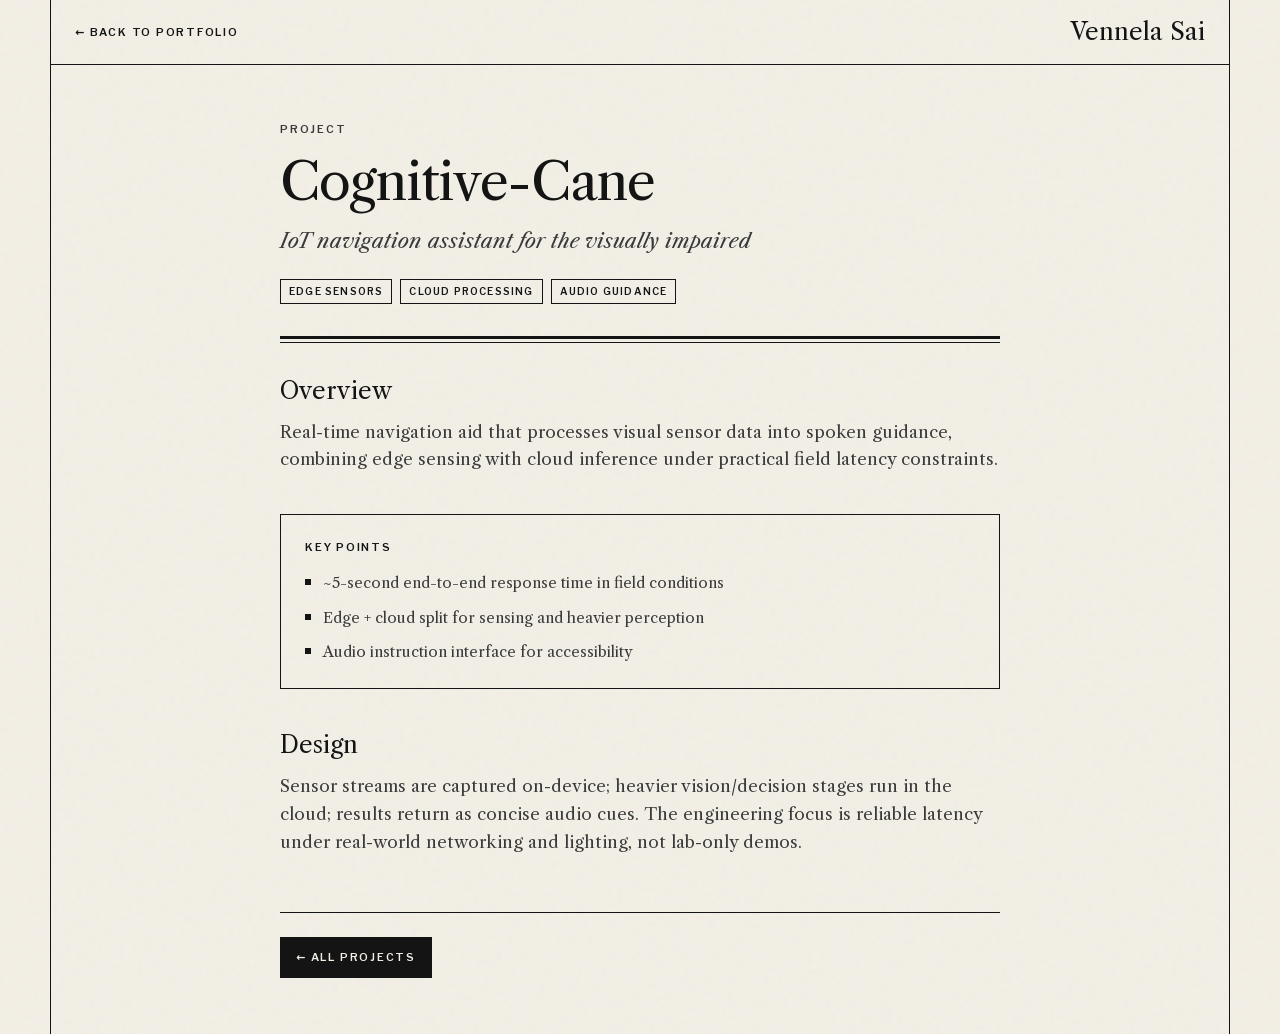
<file: projects/cognitive-cane.html>
<!DOCTYPE html><html lang="en" class="libre_caslon_text_664c8913-module__vTSmIG__variable libre_franklin_35763b-module__DUhCHW__variable h-full"><head><meta charSet="utf-8"/><meta name="viewport" content="width=device-width, initial-scale=1"/><link rel="preload" href="/_next/static/media/0f44b6394d723b98-s.p.24ir78z669k58.woff2" as="font" crossorigin="" type="font/woff2"/><link rel="preload" href="/_next/static/media/37afeb4e0885cb1d-s.p.34pxs3l5kt36m.woff2" as="font" crossorigin="" type="font/woff2"/><link rel="preload" href="/_next/static/media/8a4bb24664ac8500-s.p.2_7gz-nbwppeo.woff2" as="font" crossorigin="" type="font/woff2"/><link rel="preload" href="/_next/static/media/efd23c95a9595abc-s.p.17bkc83it2-u9.woff2" as="font" crossorigin="" type="font/woff2"/><link rel="stylesheet" href="/_next/static/chunks/20rotd9jgol87.css" data-precedence="next"/><link rel="preload" as="script" fetchPriority="low" href="/_next/static/chunks/310vm2bl3xxpt.js"/><script src="/_next/static/chunks/19mx3mg6lkumu.js" async=""></script><script src="/_next/static/chunks/08ttfj81-47mu.js" async=""></script><script src="/_next/static/chunks/33lvy7m3xh_8r.js" async=""></script><script src="/_next/static/chunks/turbopack-1oxxg6ndri9p_.js" async=""></script><script src="/_next/static/chunks/0h2qsuyze9ds1.js" async="" crossorigin=""></script><script src="/_next/static/chunks/22i43cg4l4-dq.js" async="" crossorigin=""></script><title>Cognitive-Cane | Vennela Sai</title><meta name="description" content="Real-time navigation aid that processes visual sensor data into spoken guidance, combining edge sensing with cloud inference under practical field latency const"/><link rel="icon" href="/favicon.ico?favicon.2vob68tjqpejf.ico" sizes="256x256" type="image/x-icon"/><meta name="next-size-adjust" content=""/><script src="/_next/static/chunks/0cz1d0mv5g_q7.js" noModule=""></script></head><body class="min-h-full font-sans antialiased"><div hidden=""><!--$--><!--/$--></div><div class="paper-noise min-h-screen bg-paper"><div class="mx-auto min-h-screen max-w-[1180px] border-x border-ink bg-paper/80"><header class="flex items-center justify-between border-b border-ink px-4 py-4 sm:px-6"><a class="text-[11px] font-semibold tracking-[0.16em] text-ink uppercase underline-offset-4 hover:underline" href="/#work">← Back to portfolio</a><a class="font-serif text-xl text-ink sm:text-2xl" href="/">Vennela Sai</a></header><article class="mx-auto max-w-3xl px-4 py-10 sm:px-6 sm:py-14"><p class="text-[11px] font-semibold tracking-[0.16em] text-ink-soft uppercase">Project</p><h1 class="mt-3 font-serif text-[clamp(2rem,5vw,3.25rem)] leading-tight tracking-tight text-ink">Cognitive-Cane</h1><p class="mt-3 font-serif text-xl text-ink-soft italic">IoT navigation assistant for the visually impaired</p><div class="mt-6 flex flex-wrap gap-2"><span class="border border-ink px-2 py-1 text-[10px] font-semibold tracking-[0.12em] text-ink uppercase">Edge sensors</span><span class="border border-ink px-2 py-1 text-[10px] font-semibold tracking-[0.12em] text-ink uppercase">Cloud processing</span><span class="border border-ink px-2 py-1 text-[10px] font-semibold tracking-[0.12em] text-ink uppercase">Audio guidance</span></div><div class="double-rule mt-8"></div><section class="mt-8"><h2 class="font-serif text-2xl text-ink">Overview</h2><p class="mt-3 font-serif text-[17px] leading-relaxed text-ink-soft">Real-time navigation aid that processes visual sensor data into spoken guidance, combining edge sensing with cloud inference under practical field latency constraints.</p></section><section class="mt-10 border border-ink p-5 sm:p-6"><h2 class="text-[11px] font-semibold tracking-[0.16em] text-ink uppercase">Key points</h2><ul class="mt-4 space-y-2.5"><li class="flex gap-3 font-serif text-[15px] leading-relaxed text-ink-soft"><span class="mt-2 h-1.5 w-1.5 shrink-0 bg-ink" aria-hidden="true"></span><span>~5-second end-to-end response time in field conditions</span></li><li class="flex gap-3 font-serif text-[15px] leading-relaxed text-ink-soft"><span class="mt-2 h-1.5 w-1.5 shrink-0 bg-ink" aria-hidden="true"></span><span>Edge + cloud split for sensing and heavier perception</span></li><li class="flex gap-3 font-serif text-[15px] leading-relaxed text-ink-soft"><span class="mt-2 h-1.5 w-1.5 shrink-0 bg-ink" aria-hidden="true"></span><span>Audio instruction interface for accessibility</span></li></ul></section><section class="mt-10"><h2 class="font-serif text-2xl text-ink">Design</h2><div class="mt-3 space-y-4"><p class="font-serif text-[17px] leading-relaxed text-ink-soft">Sensor streams are captured on-device; heavier vision/decision stages run in the cloud; results return as concise audio cues. The engineering focus is reliable latency under real-world networking and lighting, not lab-only demos.</p></div></section><div class="mt-14 border-t border-ink pt-6"><a class="inline-flex bg-ink px-4 py-3 text-[11px] font-semibold tracking-[0.16em] text-paper uppercase transition hover:bg-ink-soft" href="/#work">← All projects</a></div></article></div></div><!--$--><!--/$--><script src="/_next/static/chunks/310vm2bl3xxpt.js" id="_R_" async=""></script><script>(self.__next_f=self.__next_f||[]).push([0])</script><script>self.__next_f.push([1,"1:\"$Sreact.fragment\"\n2:I[39756,[\"/_next/static/chunks/0h2qsuyze9ds1.js\"],\"default\"]\n3:I[37457,[\"/_next/static/chunks/0h2qsuyze9ds1.js\"],\"default\"]\n5:I[97367,[\"/_next/static/chunks/0h2qsuyze9ds1.js\"],\"OutletBoundary\"]\n6:\"$Sreact.suspense\"\n9:I[97367,[\"/_next/static/chunks/0h2qsuyze9ds1.js\"],\"ViewportBoundary\"]\nb:I[97367,[\"/_next/static/chunks/0h2qsuyze9ds1.js\"],\"MetadataBoundary\"]\nd:I[68027,[\"/_next/static/chunks/0h2qsuyze9ds1.js\"],\"default\",1]\n:HL[\"/_next/static/chunks/20rotd9jgol87.css\",\"style\"]\n:HL[\"/_next/static/media/0f44b6394d723b98-s.p.24ir78z669k58.woff2\",\"font\",{\"crossOrigin\":\"\",\"type\":\"font/woff2\"}]\n:HL[\"/_next/static/media/37afeb4e0885cb1d-s.p.34pxs3l5kt36m.woff2\",\"font\",{\"crossOrigin\":\"\",\"type\":\"font/woff2\"}]\n:HL[\"/_next/static/media/8a4bb24664ac8500-s.p.2_7gz-nbwppeo.woff2\",\"font\",{\"crossOrigin\":\"\",\"type\":\"font/woff2\"}]\n:HL[\"/_next/static/media/efd23c95a9595abc-s.p.17bkc83it2-u9.woff2\",\"font\",{\"crossOrigin\":\"\",\"type\":\"font/woff2\"}]\n8:X\n0:{\"P\":null,\"c\":[\"\",\"projects\",\"cognitive-cane\"],\"q\":\"\",\"i\":false,\"f\":[[[\"\",{\"children\":[\"projects\",{\"children\":[[\"slug\",\"cognitive-cane\",\"d\",[]],{\"children\":[\"__PAGE__\",{},\"$undefined\",\"$undefined\",4608]},\"$undefined\",\"$undefined\",4608]},\"$undefined\",\"$undefined\",4608]},\"$undefined\",\"$undefined\",4624],[[\"$\",\"$1\",\"c\",{\"children\":[[[\"$\",\"link\",\"0\",{\"rel\":\"stylesheet\",\"href\":\"/_next/static/chunks/20rotd9jgol87.css\",\"precedence\":\"next\",\"crossOrigin\":\"$undefined\",\"nonce\":\"$undefined\"}],[\"$\",\"script\",\"script-0\",{\"src\":\"/_next/static/chunks/0h2qsuyze9ds1.js\",\"async\":true,\"nonce\":\"$undefined\"}]],[\"$\",\"html\",null,{\"lang\":\"en\",\"className\":\"libre_caslon_text_664c8913-module__vTSmIG__variable libre_franklin_35763b-module__DUhCHW__variable h-full\",\"children\":[\"$\",\"body\",null,{\"className\":\"min-h-full font-sans antialiased\",\"children\":[\"$\",\"$L2\",null,{\"parallelRouterKey\":\"children\",\"error\":\"$undefined\",\"errorStyles\":\"$undefined\",\"errorScripts\":\"$undefined\",\"template\":[\"$\",\"$L3\",null,{}],\"templateStyles\":\"$undefined\",\"templateScripts\":\"$undefined\",\"notFound\":[[[\"$\",\"title\",null,{\"children\":\"404: This page could not be found.\"}],[\"$\",\"div\",null,{\"style\":{\"fontFamily\":\"system-ui,\\\"Segoe UI\\\",Roboto,Helvetica,Arial,sans-serif,\\\"Apple Color Emoji\\\",\\\"Segoe UI Emoji\\\"\",\"height\":\"100vh\",\"textAlign\":\"center\",\"display\":\"flex\",\"flexDirection\":\"column\",\"alignItems\":\"center\",\"justifyContent\":\"center\"},\"children\":[\"$\",\"div\",null,{\"children\":[[\"$\",\"style\",null,{\"dangerouslySetInnerHTML\":{\"__html\":\"body{color:#000;background:#fff;margin:0}.next-error-h1{border-right:1px solid rgba(0,0,0,.3)}@media (prefers-color-scheme:dark){body{color:#fff;background:#000}.next-error-h1{border-right:1px solid rgba(255,255,255,.3)}}\"}}],[\"$\",\"h1\",null,{\"className\":\"next-error-h1\",\"style\":{\"display\":\"inline-block\",\"margin\":\"0 20px 0 0\",\"padding\":\"0 23px 0 0\",\"fontSize\":24,\"fontWeight\":500,\"verticalAlign\":\"top\",\"lineHeight\":\"49px\"},\"children\":404}],[\"$\",\"div\",null,{\"style\":{\"display\":\"inline-block\"},\"children\":[\"$\",\"h2\",null,{\"style\":{\"fontSize\":14,\"fontWeight\":400,\"lineHeight\":\"49px\",\"margin\":0},\"children\":\"This page could not be found.\"}]}]]}]}]],[]],\"forbidden\":\"$undefined\",\"unauthorized\":\"$undefined\"}]}]}]]}],{\"children\":[[\"$\",\"$1\",\"c\",{\"children\":[null,[\"$\",\"$L2\",null,{\"parallelRouterKey\":\"children\",\"error\":\"$undefined\",\"errorStyles\":\"$undefined\",\"errorScripts\":\"$undefined\",\"template\":[\"$\",\"$L3\",null,{}],\"templateStyles\":\"$undefined\",\"templateScripts\":\"$undefined\",\"notFound\":\"$undefined\",\"forbidden\":\"$undefined\",\"unauthorized\":\"$undefined\"}]]}],{\"children\":[[\"$\",\"$1\",\"c\",{\"children\":[null,[\"$\",\"$L2\",null,{\"parallelRouterKey\":\"children\",\"error\":\"$undefined\",\"errorStyles\":\"$undefined\",\"errorScripts\":\"$undefined\",\"template\":[\"$\",\"$L3\",null,{}],\"templateStyles\":\"$undefined\",\"templateScripts\":\"$undefined\",\"notFound\":\"$undefined\",\"forbidden\":\"$undefined\",\"unauthorized\":\"$undefined\"}]]}],{\"children\":[[\"$\",\"$1\",\"c\",{\"children\":[\"$L4\",[[\"$\",\"script\",\"script-0\",{\"src\":\"/_next/static/chunks/22i43cg4l4-dq.js\",\"async\":true,\"nonce\":\"$undefined\"}]],[\"$\",\"$L5\",null,{\"children\":[\"$\",\"$6\",null,{\"name\":\"Next.MetadataOutlet\",\"children\":\"$@7\"}]}]]}],{},null,false,null]},null,false,\"$8\"]},null,false,\"$8\"]},null,false,null],[\"$\",\"$1\",\"h\",{\"children\":[null,[\"$\",\"$L9\",null,{\"children\":\"$La\"}],[\"$\",\"div\",null,{\"hidden\":true,\"children\":[\"$\",\"$Lb\",null,{\"children\":[\"$\",\"$6\",null,{\"name\":\"Next.Metadata\",\"children\":\"$Lc\"}]}]}],[\"$\",\"meta\",null,{\"name\":\"next-size-adjust\",\"content\":\"\"}]]}],false]],\"m\":\"$undefined\",\"G\":[\"$d\",[[\"$\",\"link\",\"0\",{\"rel\":\"stylesheet\",\"href\":\"/_next/static/chunks/20rotd9jgol87.css\",\"precedence\":\"next\",\"crossOrigin\":\"$undefined\",\"nonce\":\"$undefined\"}]]],\"S\":true,\"h\":null,\"r\":\"$undefined\",\"s\":\"$undefined\",\"a\":\"$undefined\",\"l\":\"$undefined\",\"p\":\"$undefined\",\"d\":\"$undefined\",\"b\":\"bFXZyl7-N0jBWMAaGHxyv\"}\ne:I[22016,[\"/_next/static/chunks/0h2qsuyze9ds1.js\",\"/_next/static/chunks/22i43cg4l4-dq.js\"],\"\"]\n8:C\n4:[\"$\",\"div\",null,{\"className\":\"paper-noise min-h-screen bg-paper\",\"children\":[\"$\",\"div\",null,{\"className\":\"mx-auto min-h-screen max-w-[1180px] border-x border-ink bg-paper/80\",\"children\":[[\"$\",\"header\",null,{\"className\":\"flex items-center justify-between border-b border-ink px-4 py-4 sm:px-6\",\"children\":[[\"$\",\"$Le\",null,{\"href\":\"/#work\",\"className\":\"text-[11px] font-semibold tracking-[0.16em] text-ink uppercase underline-offset-4 hover:underline\",\"children\":\"← Back to portfolio\"}],[\"$\",\"$Le\",null,{\"href\":\"/\",\"className\":\"font-serif text-xl text-ink sm:text-2xl\",\"children\":\"Vennela Sai\"}]]}],[\"$\",\"article\",null,{\"className\":\"mx-auto max-w-3xl px-4 py-10 sm:px-6 sm:py-14\",\"children\":[[\"$\",\"p\",null,{\"className\":\"text-[11px] font-semibold tracking-[0.16em] text-ink-soft uppercase\",\"children\":\"Project\"}],[\"$\",\"h1\",null,{\"className\":\"mt-3 font-serif text-[clamp(2rem,5vw,3.25rem)] leading-tight tracking-tight text-ink\",\"children\":\"Cognitive-Cane\"}],[\"$\",\"p\",null,{\"className\":\"mt-3 font-serif text-xl text-ink-soft italic\",\"children\":\"IoT navigation assistant for the visually impaired\"}],[\"$\",\"div\",null,{\"className\":\"mt-6 flex flex-wrap gap-2\",\"children\":[[\"$\",\"span\",\"Edge sensors\",{\"className\":\"border border-ink px-2 py-1 text-[10px] font-semibold tracking-[0.12em] text-ink uppercase\",\"children\":\"Edge sensors\"}],[\"$\",\"span\",\"Cloud processing\",{\"className\":\"border border-ink px-2 py-1 text-[10px] font-semibold tracking-[0.12em] text-ink uppercase\",\"children\":\"Cloud processing\"}],[\"$\",\"span\",\"Audio guidance\",{\"className\":\"border border-ink px-2 py-1 text-[10px] font-semibold tracking-[0.12em] text-ink uppercase\",\"children\":\"Audio guidance\"}]]}],[\"$\",\"div\",null,{\"className\":\"double-rule mt-8\"}],[\"$\",\"section\",null,{\"className\":\"mt-8\",\"children\":[[\"$\",\"h2\",null,{\"className\":\"font-serif text-2xl text-ink\",\"children\":\"Overview\"}],[\"$\",\"p\",null,{\"className\":\"mt-3 font-serif text-[17px] leading-relaxed text-ink-soft\",\"children\":\"Real-time navigation aid that processes visual sensor data into spoken guidance, combining edge sensing with cloud inference under practical field latency constraints.\"}]]}],[\"$\",\"section\",null,{\"className\":\"mt-10 border border-ink p-5 sm:p-6\",\"children\":[[\"$\",\"h2\",null,{\"className\":\"text-[11px] font-semibold tracking-[0.16em] text-ink uppercase\",\"children\":\"Key points\"}],[\"$\",\"ul\",null,{\"className\":\"mt-4 space-y-2.5\",\"children\":[[\"$\",\"li\",\"~5-second end-to-end response time in field conditions\",{\"className\":\"flex gap-3 font-serif text-[15px] leading-relaxed text-ink-soft\",\"children\":[[\"$\",\"span\",null,{\"className\":\"mt-2 h-1.5 w-1.5 shrink-0 bg-ink\",\"aria-hidden\":true}],[\"$\",\"span\",null,{\"children\":\"~5-second end-to-end response time in field conditions\"}]]}],[\"$\",\"li\",\"Edge + cloud split for sensing and heavier perception\",{\"className\":\"flex gap-3 font-serif text-[15px] leading-relaxed text-ink-soft\",\"children\":[[\"$\",\"span\",null,{\"className\":\"mt-2 h-1.5 w-1.5 shrink-0 bg-ink\",\"aria-hidden\":true}],[\"$\",\"span\",null,{\"children\":\"Edge + cloud split for sensing and heavier perception\"}]]}],[\"$\",\"li\",\"Audio instruction interface for accessibility\",{\"className\":\"flex gap-3 font-serif text-[15px] leading-relaxed text-ink-soft\",\"children\":[[\"$\",\"span\",null,{\"className\":\"mt-2 h-1.5 w-1.5 shrink-0 bg-ink\",\"aria-hidden\":true}],[\"$\",\"span\",null,{\"children\":\"Audio instruction interface for accessibility\"}]]}]]}]]}],[[\"$\",\"section\",\"Design\",{\"className\":\"mt-10\",\"children\":[[\"$\",\"h2\",null,{\"className\":\"font-serif text-2xl text-ink\",\"children\":\"Design\"}],[\"$\",\"div\",null,{\"className\":\"mt-3 space-y-4\",\"children\":[[\"$\",\"p\",\"Sensor streams are captured on-device; h\",{\"className\":\"font-serif text-[17px] leading-relaxed text-ink-soft\",\"children\":\"Sensor streams are captured on-device; heavier vision/decision stages run in the cloud; results return as concise audio cues. The engineering focus is reliable latency under real-world networking and lighting, not lab-only demos.\"}]]}]]}]],\"$Lf\"]}]]}]}]\nf:[\"$\",\"div\",null,{\"className\":\"mt-14 border-t border-ink pt-6\",\"children\":[\"$\",\"$Le\",null,{\"href\":\"/#work\",\"className\":\"inline-flex bg-ink px-4 py-3 text-[11px] font-semibold tracking-[0.16em] text-paper uppercase transition hover:bg-ink-soft\",\"children\":\"← All projects\"}]}]\na:[[\"$\",\"meta\",\"0\",{\"charSet\":\"utf-8\"}],[\"$\",\"meta\",\"1\",{\"name\":\"viewport\",\"content\":\"width=device-width, initial-scale=1\"}]]\n10:I[27201,[\"/_next/static/chunks/0h2qsuyze9ds1.js\"],\"IconMark\"]\n7:null\nc:[[\"$\",\"title\",\"0\",{\"children\":\"Cognitive-Cane | Vennela Sai\"}],[\"$\",\"meta\",\"1\",{\"name\":\"description\",\"content\":\"Real-time navigation aid that processes visual sensor data into spoken guidance, combining edge sensing with cloud inference under practical field latency const\"}],[\"$\",\"link\",\"2\",{\"rel\":\"icon\",\"href\":\"/favicon.ico?favicon.2vob68tjqpejf.ico\",\"sizes\":\"256x256\",\"type\":\"image/x-icon\"}],[\"$\",\"$L10\",\"3\",{}]]\n"])</script></body></html>
</file>
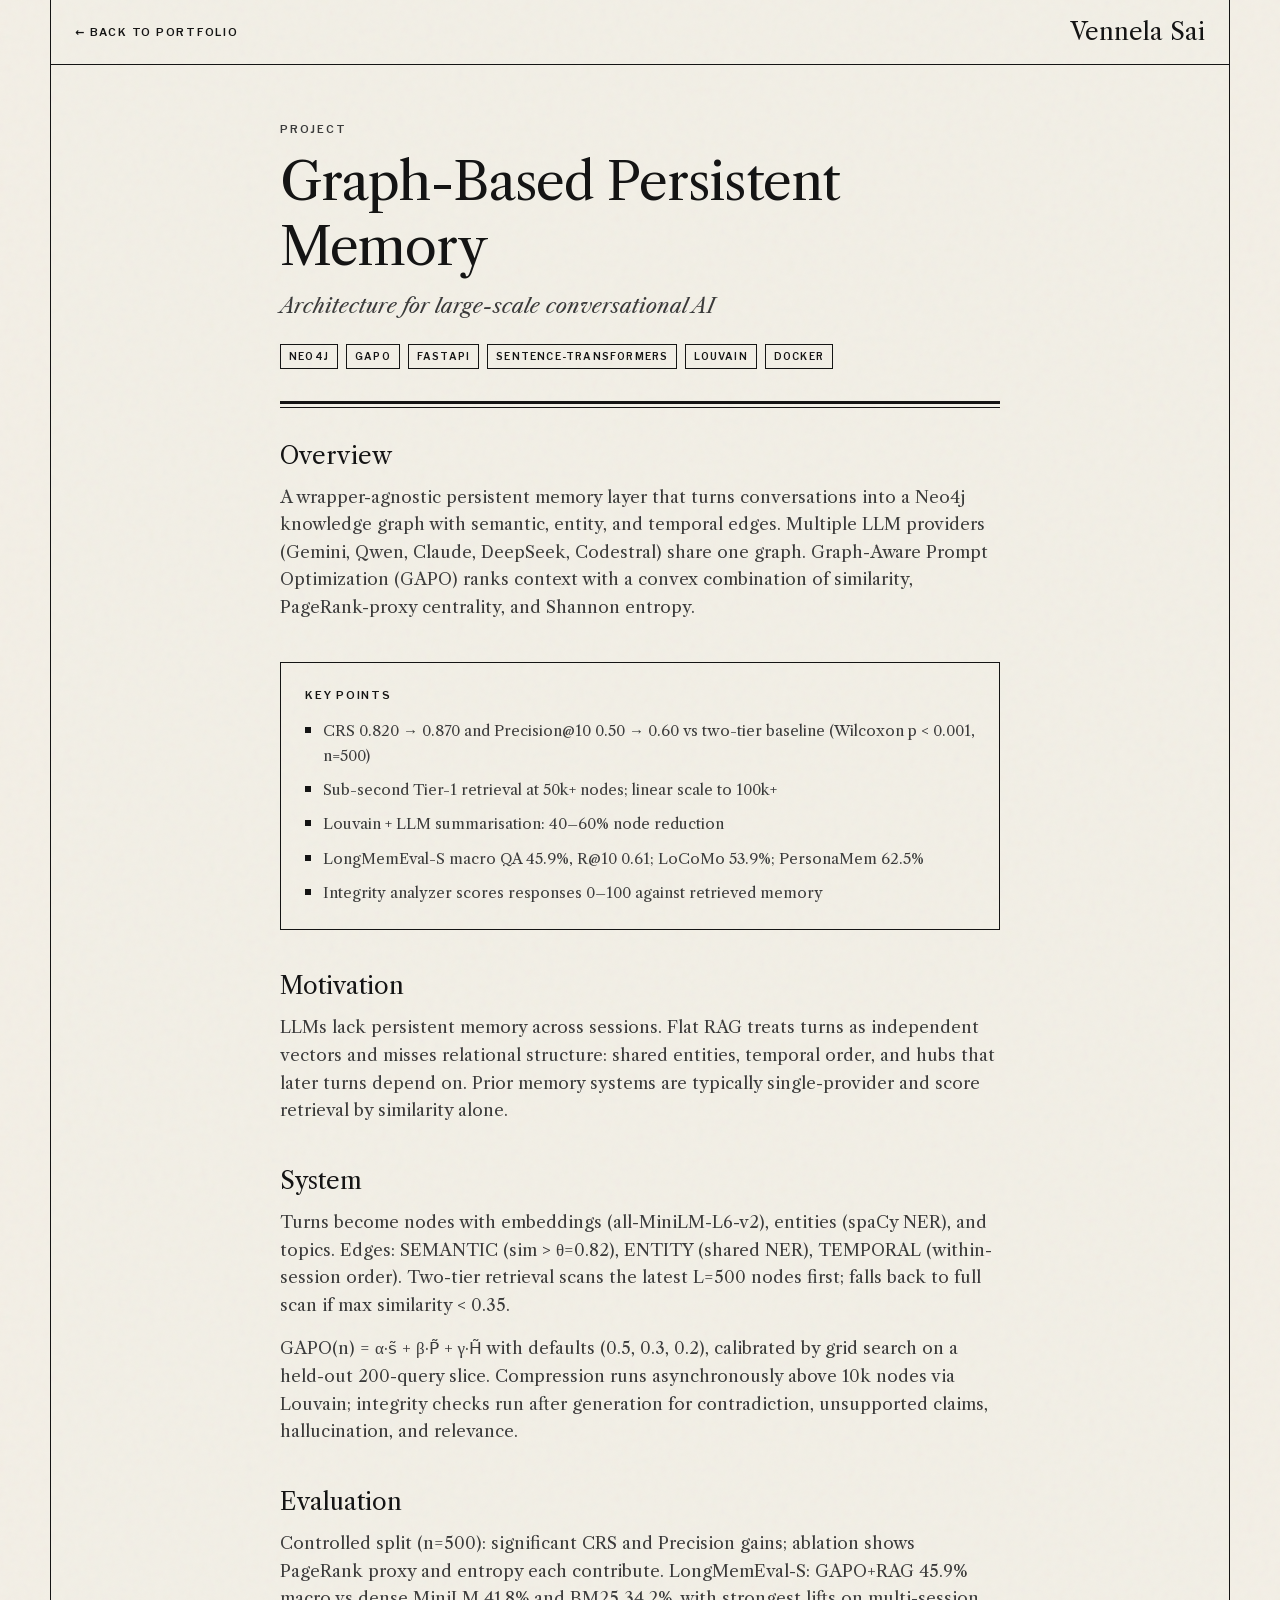
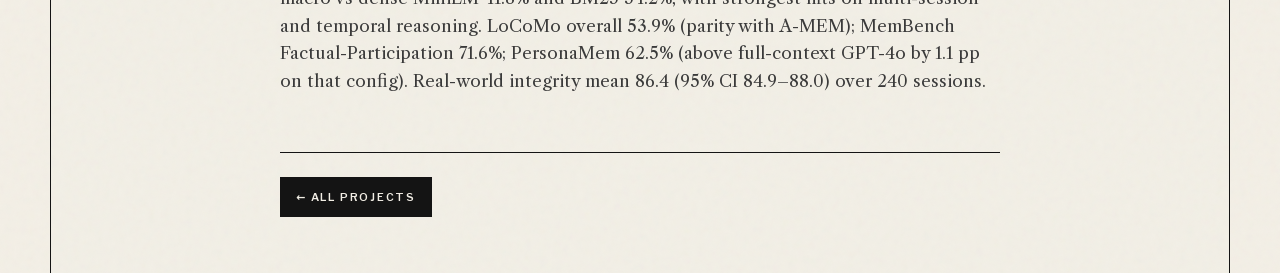
<file: projects/graph-memory.html>
<!DOCTYPE html><html lang="en" class="libre_caslon_text_664c8913-module__vTSmIG__variable libre_franklin_35763b-module__DUhCHW__variable h-full"><head><meta charSet="utf-8"/><meta name="viewport" content="width=device-width, initial-scale=1"/><link rel="preload" href="/_next/static/media/0f44b6394d723b98-s.p.24ir78z669k58.woff2" as="font" crossorigin="" type="font/woff2"/><link rel="preload" href="/_next/static/media/37afeb4e0885cb1d-s.p.34pxs3l5kt36m.woff2" as="font" crossorigin="" type="font/woff2"/><link rel="preload" href="/_next/static/media/8a4bb24664ac8500-s.p.2_7gz-nbwppeo.woff2" as="font" crossorigin="" type="font/woff2"/><link rel="preload" href="/_next/static/media/efd23c95a9595abc-s.p.17bkc83it2-u9.woff2" as="font" crossorigin="" type="font/woff2"/><link rel="stylesheet" href="/_next/static/chunks/20rotd9jgol87.css" data-precedence="next"/><link rel="preload" as="script" fetchPriority="low" href="/_next/static/chunks/310vm2bl3xxpt.js"/><script src="/_next/static/chunks/19mx3mg6lkumu.js" async=""></script><script src="/_next/static/chunks/08ttfj81-47mu.js" async=""></script><script src="/_next/static/chunks/33lvy7m3xh_8r.js" async=""></script><script src="/_next/static/chunks/turbopack-1oxxg6ndri9p_.js" async=""></script><script src="/_next/static/chunks/0h2qsuyze9ds1.js" async="" crossorigin=""></script><script src="/_next/static/chunks/22i43cg4l4-dq.js" async="" crossorigin=""></script><title>Graph-Based Persistent Memory | Vennela Sai</title><meta name="description" content="A wrapper-agnostic persistent memory layer that turns conversations into a Neo4j knowledge graph with semantic, entity, and temporal edges. Multiple LLM provide"/><link rel="icon" href="/favicon.ico?favicon.2vob68tjqpejf.ico" sizes="256x256" type="image/x-icon"/><meta name="next-size-adjust" content=""/><script src="/_next/static/chunks/0cz1d0mv5g_q7.js" noModule=""></script></head><body class="min-h-full font-sans antialiased"><div hidden=""><!--$--><!--/$--></div><div class="paper-noise min-h-screen bg-paper"><div class="mx-auto min-h-screen max-w-[1180px] border-x border-ink bg-paper/80"><header class="flex items-center justify-between border-b border-ink px-4 py-4 sm:px-6"><a class="text-[11px] font-semibold tracking-[0.16em] text-ink uppercase underline-offset-4 hover:underline" href="/#work">← Back to portfolio</a><a class="font-serif text-xl text-ink sm:text-2xl" href="/">Vennela Sai</a></header><article class="mx-auto max-w-3xl px-4 py-10 sm:px-6 sm:py-14"><p class="text-[11px] font-semibold tracking-[0.16em] text-ink-soft uppercase">Project</p><h1 class="mt-3 font-serif text-[clamp(2rem,5vw,3.25rem)] leading-tight tracking-tight text-ink">Graph-Based Persistent Memory</h1><p class="mt-3 font-serif text-xl text-ink-soft italic">Architecture for large-scale conversational AI</p><div class="mt-6 flex flex-wrap gap-2"><span class="border border-ink px-2 py-1 text-[10px] font-semibold tracking-[0.12em] text-ink uppercase">Neo4j</span><span class="border border-ink px-2 py-1 text-[10px] font-semibold tracking-[0.12em] text-ink uppercase">GAPO</span><span class="border border-ink px-2 py-1 text-[10px] font-semibold tracking-[0.12em] text-ink uppercase">FastAPI</span><span class="border border-ink px-2 py-1 text-[10px] font-semibold tracking-[0.12em] text-ink uppercase">sentence-transformers</span><span class="border border-ink px-2 py-1 text-[10px] font-semibold tracking-[0.12em] text-ink uppercase">Louvain</span><span class="border border-ink px-2 py-1 text-[10px] font-semibold tracking-[0.12em] text-ink uppercase">Docker</span></div><div class="double-rule mt-8"></div><section class="mt-8"><h2 class="font-serif text-2xl text-ink">Overview</h2><p class="mt-3 font-serif text-[17px] leading-relaxed text-ink-soft">A wrapper-agnostic persistent memory layer that turns conversations into a Neo4j knowledge graph with semantic, entity, and temporal edges. Multiple LLM providers (Gemini, Qwen, Claude, DeepSeek, Codestral) share one graph. Graph-Aware Prompt Optimization (GAPO) ranks context with a convex combination of similarity, PageRank-proxy centrality, and Shannon entropy.</p></section><section class="mt-10 border border-ink p-5 sm:p-6"><h2 class="text-[11px] font-semibold tracking-[0.16em] text-ink uppercase">Key points</h2><ul class="mt-4 space-y-2.5"><li class="flex gap-3 font-serif text-[15px] leading-relaxed text-ink-soft"><span class="mt-2 h-1.5 w-1.5 shrink-0 bg-ink" aria-hidden="true"></span><span>CRS 0.820 → 0.870 and Precision@10 0.50 → 0.60 vs two-tier baseline (Wilcoxon p &lt; 0.001, n=500)</span></li><li class="flex gap-3 font-serif text-[15px] leading-relaxed text-ink-soft"><span class="mt-2 h-1.5 w-1.5 shrink-0 bg-ink" aria-hidden="true"></span><span>Sub-second Tier-1 retrieval at 50k+ nodes; linear scale to 100k+</span></li><li class="flex gap-3 font-serif text-[15px] leading-relaxed text-ink-soft"><span class="mt-2 h-1.5 w-1.5 shrink-0 bg-ink" aria-hidden="true"></span><span>Louvain + LLM summarisation: 40–60% node reduction</span></li><li class="flex gap-3 font-serif text-[15px] leading-relaxed text-ink-soft"><span class="mt-2 h-1.5 w-1.5 shrink-0 bg-ink" aria-hidden="true"></span><span>LongMemEval-S macro QA 45.9%, R@10 0.61; LoCoMo 53.9%; PersonaMem 62.5%</span></li><li class="flex gap-3 font-serif text-[15px] leading-relaxed text-ink-soft"><span class="mt-2 h-1.5 w-1.5 shrink-0 bg-ink" aria-hidden="true"></span><span>Integrity analyzer scores responses 0–100 against retrieved memory</span></li></ul></section><section class="mt-10"><h2 class="font-serif text-2xl text-ink">Motivation</h2><div class="mt-3 space-y-4"><p class="font-serif text-[17px] leading-relaxed text-ink-soft">LLMs lack persistent memory across sessions. Flat RAG treats turns as independent vectors and misses relational structure: shared entities, temporal order, and hubs that later turns depend on. Prior memory systems are typically single-provider and score retrieval by similarity alone.</p></div></section><section class="mt-10"><h2 class="font-serif text-2xl text-ink">System</h2><div class="mt-3 space-y-4"><p class="font-serif text-[17px] leading-relaxed text-ink-soft">Turns become nodes with embeddings (all-MiniLM-L6-v2), entities (spaCy NER), and topics. Edges: SEMANTIC (sim &gt; θ=0.82), ENTITY (shared NER), TEMPORAL (within-session order). Two-tier retrieval scans the latest L=500 nodes first; falls back to full scan if max similarity &lt; 0.35.</p><p class="font-serif text-[17px] leading-relaxed text-ink-soft">GAPO(n) = α·s̃ + β·P̃ + γ·H̃ with defaults (0.5, 0.3, 0.2), calibrated by grid search on a held-out 200-query slice. Compression runs asynchronously above 10k nodes via Louvain; integrity checks run after generation for contradiction, unsupported claims, hallucination, and relevance.</p></div></section><section class="mt-10"><h2 class="font-serif text-2xl text-ink">Evaluation</h2><div class="mt-3 space-y-4"><p class="font-serif text-[17px] leading-relaxed text-ink-soft">Controlled split (n=500): significant CRS and Precision gains; ablation shows PageRank proxy and entropy each contribute. LongMemEval-S: GAPO+RAG 45.9% macro vs dense MiniLM 41.8% and BM25 34.2%, with strongest lifts on multi-session and temporal reasoning. LoCoMo overall 53.9% (parity with A-MEM); MemBench Factual-Participation 71.6%; PersonaMem 62.5% (above full-context GPT-4o by 1.1 pp on that config). Real-world integrity mean 86.4 (95% CI 84.9–88.0) over 240 sessions.</p></div></section><div class="mt-14 border-t border-ink pt-6"><a class="inline-flex bg-ink px-4 py-3 text-[11px] font-semibold tracking-[0.16em] text-paper uppercase transition hover:bg-ink-soft" href="/#work">← All projects</a></div></article></div></div><!--$--><!--/$--><script src="/_next/static/chunks/310vm2bl3xxpt.js" id="_R_" async=""></script><script>(self.__next_f=self.__next_f||[]).push([0])</script><script>self.__next_f.push([1,"1:\"$Sreact.fragment\"\n2:I[39756,[\"/_next/static/chunks/0h2qsuyze9ds1.js\"],\"default\"]\n3:I[37457,[\"/_next/static/chunks/0h2qsuyze9ds1.js\"],\"default\"]\n5:I[97367,[\"/_next/static/chunks/0h2qsuyze9ds1.js\"],\"OutletBoundary\"]\n6:\"$Sreact.suspense\"\n9:I[97367,[\"/_next/static/chunks/0h2qsuyze9ds1.js\"],\"ViewportBoundary\"]\nb:I[97367,[\"/_next/static/chunks/0h2qsuyze9ds1.js\"],\"MetadataBoundary\"]\nd:I[68027,[\"/_next/static/chunks/0h2qsuyze9ds1.js\"],\"default\",1]\n:HL[\"/_next/static/chunks/20rotd9jgol87.css\",\"style\"]\n:HL[\"/_next/static/media/0f44b6394d723b98-s.p.24ir78z669k58.woff2\",\"font\",{\"crossOrigin\":\"\",\"type\":\"font/woff2\"}]\n:HL[\"/_next/static/media/37afeb4e0885cb1d-s.p.34pxs3l5kt36m.woff2\",\"font\",{\"crossOrigin\":\"\",\"type\":\"font/woff2\"}]\n:HL[\"/_next/static/media/8a4bb24664ac8500-s.p.2_7gz-nbwppeo.woff2\",\"font\",{\"crossOrigin\":\"\",\"type\":\"font/woff2\"}]\n:HL[\"/_next/static/media/efd23c95a9595abc-s.p.17bkc83it2-u9.woff2\",\"font\",{\"crossOrigin\":\"\",\"type\":\"font/woff2\"}]\n8:X\n0:{\"P\":null,\"c\":[\"\",\"projects\",\"graph-memory\"],\"q\":\"\",\"i\":false,\"f\":[[[\"\",{\"children\":[\"projects\",{\"children\":[[\"slug\",\"graph-memory\",\"d\",[]],{\"children\":[\"__PAGE__\",{},\"$undefined\",\"$undefined\",4608]},\"$undefined\",\"$undefined\",4608]},\"$undefined\",\"$undefined\",4608]},\"$undefined\",\"$undefined\",4624],[[\"$\",\"$1\",\"c\",{\"children\":[[[\"$\",\"link\",\"0\",{\"rel\":\"stylesheet\",\"href\":\"/_next/static/chunks/20rotd9jgol87.css\",\"precedence\":\"next\",\"crossOrigin\":\"$undefined\",\"nonce\":\"$undefined\"}],[\"$\",\"script\",\"script-0\",{\"src\":\"/_next/static/chunks/0h2qsuyze9ds1.js\",\"async\":true,\"nonce\":\"$undefined\"}]],[\"$\",\"html\",null,{\"lang\":\"en\",\"className\":\"libre_caslon_text_664c8913-module__vTSmIG__variable libre_franklin_35763b-module__DUhCHW__variable h-full\",\"children\":[\"$\",\"body\",null,{\"className\":\"min-h-full font-sans antialiased\",\"children\":[\"$\",\"$L2\",null,{\"parallelRouterKey\":\"children\",\"error\":\"$undefined\",\"errorStyles\":\"$undefined\",\"errorScripts\":\"$undefined\",\"template\":[\"$\",\"$L3\",null,{}],\"templateStyles\":\"$undefined\",\"templateScripts\":\"$undefined\",\"notFound\":[[[\"$\",\"title\",null,{\"children\":\"404: This page could not be found.\"}],[\"$\",\"div\",null,{\"style\":{\"fontFamily\":\"system-ui,\\\"Segoe UI\\\",Roboto,Helvetica,Arial,sans-serif,\\\"Apple Color Emoji\\\",\\\"Segoe UI Emoji\\\"\",\"height\":\"100vh\",\"textAlign\":\"center\",\"display\":\"flex\",\"flexDirection\":\"column\",\"alignItems\":\"center\",\"justifyContent\":\"center\"},\"children\":[\"$\",\"div\",null,{\"children\":[[\"$\",\"style\",null,{\"dangerouslySetInnerHTML\":{\"__html\":\"body{color:#000;background:#fff;margin:0}.next-error-h1{border-right:1px solid rgba(0,0,0,.3)}@media (prefers-color-scheme:dark){body{color:#fff;background:#000}.next-error-h1{border-right:1px solid rgba(255,255,255,.3)}}\"}}],[\"$\",\"h1\",null,{\"className\":\"next-error-h1\",\"style\":{\"display\":\"inline-block\",\"margin\":\"0 20px 0 0\",\"padding\":\"0 23px 0 0\",\"fontSize\":24,\"fontWeight\":500,\"verticalAlign\":\"top\",\"lineHeight\":\"49px\"},\"children\":404}],[\"$\",\"div\",null,{\"style\":{\"display\":\"inline-block\"},\"children\":[\"$\",\"h2\",null,{\"style\":{\"fontSize\":14,\"fontWeight\":400,\"lineHeight\":\"49px\",\"margin\":0},\"children\":\"This page could not be found.\"}]}]]}]}]],[]],\"forbidden\":\"$undefined\",\"unauthorized\":\"$undefined\"}]}]}]]}],{\"children\":[[\"$\",\"$1\",\"c\",{\"children\":[null,[\"$\",\"$L2\",null,{\"parallelRouterKey\":\"children\",\"error\":\"$undefined\",\"errorStyles\":\"$undefined\",\"errorScripts\":\"$undefined\",\"template\":[\"$\",\"$L3\",null,{}],\"templateStyles\":\"$undefined\",\"templateScripts\":\"$undefined\",\"notFound\":\"$undefined\",\"forbidden\":\"$undefined\",\"unauthorized\":\"$undefined\"}]]}],{\"children\":[[\"$\",\"$1\",\"c\",{\"children\":[null,[\"$\",\"$L2\",null,{\"parallelRouterKey\":\"children\",\"error\":\"$undefined\",\"errorStyles\":\"$undefined\",\"errorScripts\":\"$undefined\",\"template\":[\"$\",\"$L3\",null,{}],\"templateStyles\":\"$undefined\",\"templateScripts\":\"$undefined\",\"notFound\":\"$undefined\",\"forbidden\":\"$undefined\",\"unauthorized\":\"$undefined\"}]]}],{\"children\":[[\"$\",\"$1\",\"c\",{\"children\":[\"$L4\",[[\"$\",\"script\",\"script-0\",{\"src\":\"/_next/static/chunks/22i43cg4l4-dq.js\",\"async\":true,\"nonce\":\"$undefined\"}]],[\"$\",\"$L5\",null,{\"children\":[\"$\",\"$6\",null,{\"name\":\"Next.MetadataOutlet\",\"children\":\"$@7\"}]}]]}],{},null,false,null]},null,false,\"$8\"]},null,false,\"$8\"]},null,false,null],[\"$\",\"$1\",\"h\",{\"children\":[null,[\"$\",\"$L9\",null,{\"children\":\"$La\"}],[\"$\",\"div\",null,{\"hidden\":true,\"children\":[\"$\",\"$Lb\",null,{\"children\":[\"$\",\"$6\",null,{\"name\":\"Next.Metadata\",\"children\":\"$Lc\"}]}]}],[\"$\",\"meta\",null,{\"name\":\"next-size-adjust\",\"content\":\"\"}]]}],false]],\"m\":\"$undefined\",\"G\":[\"$d\",[[\"$\",\"link\",\"0\",{\"rel\":\"stylesheet\",\"href\":\"/_next/static/chunks/20rotd9jgol87.css\",\"precedence\":\"next\",\"crossOrigin\":\"$undefined\",\"nonce\":\"$undefined\"}]]],\"S\":true,\"h\":null,\"r\":\"$undefined\",\"s\":\"$undefined\",\"a\":\"$undefined\",\"l\":\"$undefined\",\"p\":\"$undefined\",\"d\":\"$undefined\",\"b\":\"bFXZyl7-N0jBWMAaGHxyv\"}\ne:I[22016,[\"/_next/static/chunks/0h2qsuyze9ds1.js\",\"/_next/static/chunks/22i43cg4l4-dq.js\"],\"\"]\n8:C\n4:[\"$\",\"div\",null,{\"className\":\"paper-noise min-h-screen bg-paper\",\"children\":[\"$\",\"div\",null,{\"className\":\"mx-auto min-h-screen max-w-[1180px] border-x border-ink bg-paper/80\",\"children\":[[\"$\",\"header\",null,{\"className\":\"flex items-center justify-between border-b border-ink px-4 py-4 sm:px-6\",\"children\":[[\"$\",\"$Le\",null,{\"href\":\"/#work\",\"className\":\"text-[11px] font-semibold tracking-[0.16em] text-ink uppercase underline-offset-4 hover:underline\",\"children\":\"← Back to portfolio\"}],[\"$\",\"$Le\",null,{\"href\":\"/\",\"className\":\"font-serif text-xl text-ink sm:text-2xl\",\"children\":\"Vennela Sai\"}]]}],[\"$\",\"article\",null,{\"className\":\"mx-auto max-w-3xl px-4 py-10 sm:px-6 sm:py-14\",\"children\":[[\"$\",\"p\",null,{\"className\":\"text-[11px] font-semibold tracking-[0.16em] text-ink-soft uppercase\",\"children\":\"Project\"}],[\"$\",\"h1\",null,{\"className\":\"mt-3 font-serif text-[clamp(2rem,5vw,3.25rem)] leading-tight tracking-tight text-ink\",\"children\":\"Graph-Based Persistent Memory\"}],[\"$\",\"p\",null,{\"className\":\"mt-3 font-serif text-xl text-ink-soft italic\",\"children\":\"Architecture for large-scale conversational AI\"}],[\"$\",\"div\",null,{\"className\":\"mt-6 flex flex-wrap gap-2\",\"children\":[[\"$\",\"span\",\"Neo4j\",{\"className\":\"border border-ink px-2 py-1 text-[10px] font-semibold tracking-[0.12em] text-ink uppercase\",\"children\":\"Neo4j\"}],[\"$\",\"span\",\"GAPO\",{\"className\":\"border border-ink px-2 py-1 text-[10px] font-semibold tracking-[0.12em] text-ink uppercase\",\"children\":\"GAPO\"}],[\"$\",\"span\",\"FastAPI\",{\"className\":\"border border-ink px-2 py-1 text-[10px] font-semibold tracking-[0.12em] text-ink uppercase\",\"children\":\"FastAPI\"}],[\"$\",\"span\",\"sentence-transformers\",{\"className\":\"border border-ink px-2 py-1 text-[10px] font-semibold tracking-[0.12em] text-ink uppercase\",\"children\":\"sentence-transformers\"}],[\"$\",\"span\",\"Louvain\",{\"className\":\"border border-ink px-2 py-1 text-[10px] font-semibold tracking-[0.12em] text-ink uppercase\",\"children\":\"Louvain\"}],[\"$\",\"span\",\"Docker\",{\"className\":\"border border-ink px-2 py-1 text-[10px] font-semibold tracking-[0.12em] text-ink uppercase\",\"children\":\"Docker\"}]]}],[\"$\",\"div\",null,{\"className\":\"double-rule mt-8\"}],[\"$\",\"section\",null,{\"className\":\"mt-8\",\"children\":[[\"$\",\"h2\",null,{\"className\":\"font-serif text-2xl text-ink\",\"children\":\"Overview\"}],[\"$\",\"p\",null,{\"className\":\"mt-3 font-serif text-[17px] leading-relaxed text-ink-soft\",\"children\":\"A wrapper-agnostic persistent memory layer that turns conversations into a Neo4j knowledge graph with semantic, entity, and temporal edges. Multiple LLM providers (Gemini, Qwen, Claude, DeepSeek, Codestral) share one graph. Graph-Aware Prompt Optimization (GAPO) ranks context with a convex combination of similarity, PageRank-proxy centrality, and Shannon entropy.\"}]]}],[\"$\",\"section\",null,{\"className\":\"mt-10 border border-ink p-5 sm:p-6\",\"children\":[[\"$\",\"h2\",null,{\"className\":\"text-[11px] font-semibold tracking-[0.16em] text-ink uppercase\",\"children\":\"Key points\"}],[\"$\",\"ul\",null,{\"className\":\"mt-4 space-y-2.5\",\"children\":[[\"$\",\"li\",\"CRS 0.820 → 0.870 and Precision@10 0.50 → 0.60 vs two-tier baseline (Wilcoxon p \u003c 0.001, n=500)\",{\"className\":\"flex gap-3 font-serif text-[15px] leading-relaxed text-ink-soft\",\"children\":[[\"$\",\"span\",null,{\"className\":\"mt-2 h-1.5 w-1.5 shrink-0 bg-ink\",\"aria-hidden\":true}],[\"$\",\"span\",null,{\"children\":\"CRS 0.820 → 0.870 and Precision@10 0.50 → 0.60 vs two-tier baseline (Wilcoxon p \u003c 0.001, n=500)\"}]]}],[\"$\",\"li\",\"Sub-second Tier-1 retrieval at 50k+ nodes; linear scale to 100k+\",{\"className\":\"flex gap-3 font-serif text-[15px] leading-relaxed text-ink-soft\",\"children\":[[\"$\",\"span\",null,{\"className\":\"mt-2 h-1.5 w-1.5 shrink-0 bg-ink\",\"aria-hidden\":true}],[\"$\",\"span\",null,{\"children\":\"Sub-second Tier-1 retrieval at 50k+ nodes; linear scale to 100k+\"}]]}],[\"$\",\"li\",\"Louvain + LLM summarisation: 40–60% node reduction\",{\"className\":\"flex gap-3 font-serif text-[15px] leading-relaxed text-ink-soft\",\"children\":[\"$Lf\",\"$L10\"]}],\"$L11\",\"$L12\"]}]]}],[\"$L13\",\"$L14\",\"$L15\"],\"$L16\"]}]]}]}]\nf:[\"$\",\"span\",null,{\"className\":\"mt-2 h-1.5 w-1.5 shrink-0 bg-ink\",\"aria-hidden\":true}]\n10:[\"$\",\"span\",null,{\"children\":\"Louvain + LLM summarisation: 40–60% node reduction\"}]\n11:[\"$\",\"li\",\"LongMemEval-S macro QA 45.9%, R@10 0.61; LoCoMo 53.9%; PersonaMem 62.5%\",{\"className\":\"flex gap-3 font-serif text-[15px] leading-relaxed text-ink-soft\",\"children\":[[\"$\",\"span\",null,{\"className\":\"mt-2 h-1.5 w-1.5 shrink-0 bg-ink\",\"aria-hidden\":true}],[\"$\",\"span\",null,{\"children\":\"LongMemEval-S macro QA 45.9%, R@10 0.61; LoCoMo 53.9%; PersonaMem 62.5%\"}]]}]\n12:[\"$\",\"li\",\"Integrity analyzer scores responses 0–100 against retrieved memory\",{\"className\":\"flex gap-3 font-serif text-[15px] leading-relaxed text-ink-soft\",\"children\":[[\"$\",\"span\",null,{\"className\":\"mt-2 h-1.5 w-1.5 shrink-0 bg-ink\",\"aria-hidden\":true}],[\"$\",\"span\",null,{\"children\":\"Integrity analyzer scores responses 0–100 against retrieved memory\"}]]}]\n13:[\"$\",\"section\",\"Motivation\",{\"className\":\"mt-10\",\"children\":[[\"$\",\"h2\",null,{\"className\":\"font-serif text-2xl text-ink\",\"children\":\"Motivation\"}],[\"$\",\"div\",null,{\"className\":\"mt-3 space-y-4\",\"children\":[[\"$\",\"p\",\"LLMs lack persistent memory across sessi\",{\"className\":\"font-serif text-[17px] leading-relaxed text-ink-soft\",\"children\":\"LLMs lack persistent memory across sessions. Flat RAG treats turns as independent vectors and misses relational structure: shared entities, temporal order, and hubs that later turns depend on. Prior memory systems are typically single-provider and score retrieval by similarity alone.\"}]]}]]}]\n14:[\"$\",\"section\",\"System\",{\"className\":\"mt-10\",\"children\":[[\"$\",\"h2\",null,{\"className\":\"font-serif text-2xl text-ink\",\"children\":\"System\"}],[\"$\",\"div\",null,{\"className\":\"mt-3 space-y-4\",\"children\":[[\"$\",\"p\",\"Turns become nodes with embeddings (all-\",{\"className\":\"font-serif text-[17px] leading-relaxed text-ink-soft\",\"children\":\"Turns become nodes with embeddings (all-MiniLM-L6-v2), entities (spaCy NER), and topics. Edges: SEMANTIC (sim \u003e θ=0.82), ENTITY (shared NER), TEMPORAL (within-session order). Two-tier retrieval scans the latest L=500 nodes first; falls back to full scan if max similarity \u003c 0.35.\"}],[\"$\",\"p\",\"GAPO(n) = α·s̃ + β·P̃ + γ·H̃ with defaul\",{\"className\":\"font-serif text-[17px] leading-relaxed text-ink-soft\",\"children\":\"GAPO(n) = α·s̃ + β·P̃ + γ·H̃ with defaults (0.5, 0.3, 0.2), calibrated by grid search on a held-out 200-query slice. Compression runs asynchronously above 10k nodes via Louvain; integrity checks run after generation for contradiction, unsupported claims, hallucination, and relevance.\"}]]}]]}]\n15:[\"$\",\"section\",\"Evaluation\",{\"className\":\"mt-10\",\"children\":[[\"$\",\"h2\",null,{\"className\":\"font-serif text-2xl text-ink\",\"children\":\"Evaluation\"}],[\"$\",\"div\",null,{\"className\":\"mt-3 space-y-4\",\"children\":[[\"$\",\"p\",\"Controlled split (n=500): significant CR\",{\"className\":\"font-serif text-[17px] leading-relaxed text-ink-soft\",\"children\":\"Controlled split (n=500): significant CRS and Precision gains; ablation shows PageRank proxy and entropy each contribute. LongMemEval-S: GAPO+RAG 45.9% macro vs dense MiniLM 41.8% and BM25 34.2%, with strongest lifts on multi-session and temporal reasoning. LoCoMo overall 53.9% (parity with A-MEM); MemBench Factual-Participation 71.6%; PersonaMem 62.5% (above full-context GPT-4o by 1.1 pp on that config). Real-world integrity mean 86.4 (95% CI 84.9–88.0) over 240 sessions.\"}]]}]]}]\n16:[\"$\",\"div\",null,{\"className\":\"mt-14 border-t border-ink pt-6\",\"children\":[\"$\",\"$Le\",null,{\"href\":\"/#work\",\"className\":\"inline-flex bg-ink px-4 py-3 text-[11px] font-semibold tracking-[0.16em] text-paper uppercase transition hover:bg-ink-soft\",\"children\":\"← All projects\"}]}]\na:[[\"$\",\"meta\",\"0\",{\"charSet\":\"utf-8\"}],[\"$\",\"meta\",\"1\",{\"name\":\"viewport\",\"content\":\"width=device-width, initial-scale=1\"}]]\n17:I[27201,[\"/_next/static/chunks/0h2qsuyze9ds1.js\"],\"IconMark\"]\n7:null\nc:[[\"$\",\"title\",\"0\",{\"children\":\"Graph-Based Persistent Memory | Vennela Sai\"}],[\"$\",\"meta\",\"1\",{\"name\":\"description\",\"content\":\"A wrapper-agnostic persistent memory layer that turns conversations into a Neo4j knowledge graph with semantic, entity, and temporal edges. Multiple LLM provide\"}],[\"$\",\"link\",\"2\",{\"rel\":\"icon\",\"href\":\"/favicon.ico?favicon.2vob68tjqpejf.ico\",\"sizes\":\"256x256\",\"type\":\"image/x-icon\"}],[\"$\",\"$L17\",\"3\",{}]]\n"])</script></body></html>
</file>
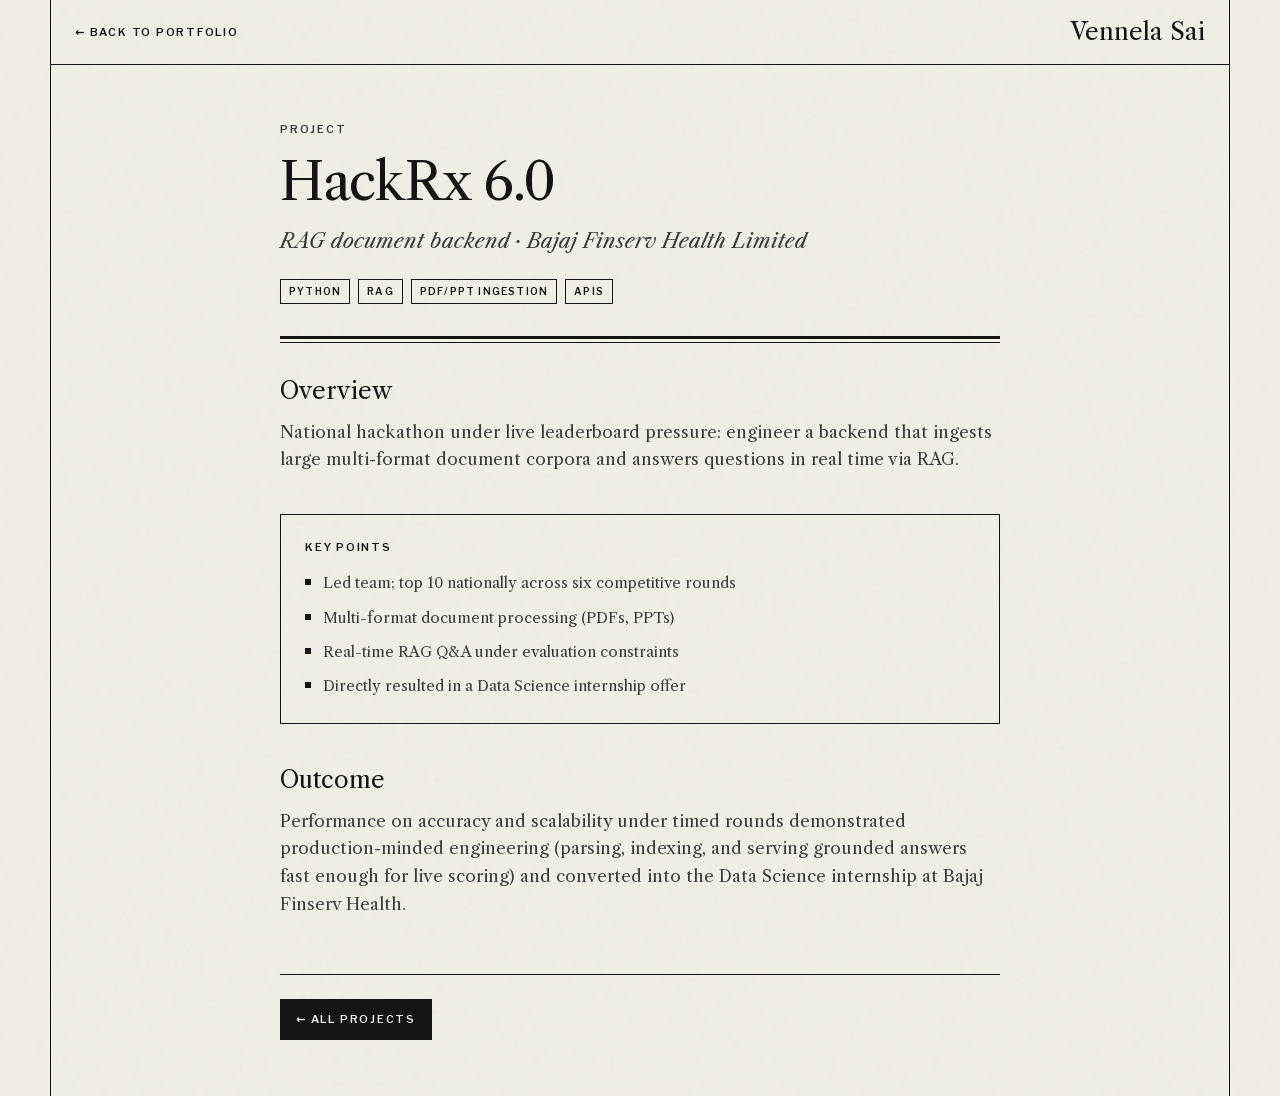
<file: projects/hackrx.html>
<!DOCTYPE html><html lang="en" class="libre_caslon_text_664c8913-module__vTSmIG__variable libre_franklin_35763b-module__DUhCHW__variable h-full"><head><meta charSet="utf-8"/><meta name="viewport" content="width=device-width, initial-scale=1"/><link rel="preload" href="/_next/static/media/0f44b6394d723b98-s.p.24ir78z669k58.woff2" as="font" crossorigin="" type="font/woff2"/><link rel="preload" href="/_next/static/media/37afeb4e0885cb1d-s.p.34pxs3l5kt36m.woff2" as="font" crossorigin="" type="font/woff2"/><link rel="preload" href="/_next/static/media/8a4bb24664ac8500-s.p.2_7gz-nbwppeo.woff2" as="font" crossorigin="" type="font/woff2"/><link rel="preload" href="/_next/static/media/efd23c95a9595abc-s.p.17bkc83it2-u9.woff2" as="font" crossorigin="" type="font/woff2"/><link rel="stylesheet" href="/_next/static/chunks/20rotd9jgol87.css" data-precedence="next"/><link rel="preload" as="script" fetchPriority="low" href="/_next/static/chunks/310vm2bl3xxpt.js"/><script src="/_next/static/chunks/19mx3mg6lkumu.js" async=""></script><script src="/_next/static/chunks/08ttfj81-47mu.js" async=""></script><script src="/_next/static/chunks/33lvy7m3xh_8r.js" async=""></script><script src="/_next/static/chunks/turbopack-1oxxg6ndri9p_.js" async=""></script><script src="/_next/static/chunks/0h2qsuyze9ds1.js" async="" crossorigin=""></script><script src="/_next/static/chunks/22i43cg4l4-dq.js" async="" crossorigin=""></script><title>HackRx 6.0 | Vennela Sai</title><meta name="description" content="National hackathon under live leaderboard pressure: engineer a backend that ingests large multi-format document corpora and answers questions in real time via R"/><link rel="icon" href="/favicon.ico?favicon.2vob68tjqpejf.ico" sizes="256x256" type="image/x-icon"/><meta name="next-size-adjust" content=""/><script src="/_next/static/chunks/0cz1d0mv5g_q7.js" noModule=""></script></head><body class="min-h-full font-sans antialiased"><div hidden=""><!--$--><!--/$--></div><div class="paper-noise min-h-screen bg-paper"><div class="mx-auto min-h-screen max-w-[1180px] border-x border-ink bg-paper/80"><header class="flex items-center justify-between border-b border-ink px-4 py-4 sm:px-6"><a class="text-[11px] font-semibold tracking-[0.16em] text-ink uppercase underline-offset-4 hover:underline" href="/#work">← Back to portfolio</a><a class="font-serif text-xl text-ink sm:text-2xl" href="/">Vennela Sai</a></header><article class="mx-auto max-w-3xl px-4 py-10 sm:px-6 sm:py-14"><p class="text-[11px] font-semibold tracking-[0.16em] text-ink-soft uppercase">Project</p><h1 class="mt-3 font-serif text-[clamp(2rem,5vw,3.25rem)] leading-tight tracking-tight text-ink">HackRx 6.0</h1><p class="mt-3 font-serif text-xl text-ink-soft italic">RAG document backend · Bajaj Finserv Health Limited</p><div class="mt-6 flex flex-wrap gap-2"><span class="border border-ink px-2 py-1 text-[10px] font-semibold tracking-[0.12em] text-ink uppercase">Python</span><span class="border border-ink px-2 py-1 text-[10px] font-semibold tracking-[0.12em] text-ink uppercase">RAG</span><span class="border border-ink px-2 py-1 text-[10px] font-semibold tracking-[0.12em] text-ink uppercase">PDF/PPT ingestion</span><span class="border border-ink px-2 py-1 text-[10px] font-semibold tracking-[0.12em] text-ink uppercase">APIs</span></div><div class="double-rule mt-8"></div><section class="mt-8"><h2 class="font-serif text-2xl text-ink">Overview</h2><p class="mt-3 font-serif text-[17px] leading-relaxed text-ink-soft">National hackathon under live leaderboard pressure: engineer a backend that ingests large multi-format document corpora and answers questions in real time via RAG.</p></section><section class="mt-10 border border-ink p-5 sm:p-6"><h2 class="text-[11px] font-semibold tracking-[0.16em] text-ink uppercase">Key points</h2><ul class="mt-4 space-y-2.5"><li class="flex gap-3 font-serif text-[15px] leading-relaxed text-ink-soft"><span class="mt-2 h-1.5 w-1.5 shrink-0 bg-ink" aria-hidden="true"></span><span>Led team; top 10 nationally across six competitive rounds</span></li><li class="flex gap-3 font-serif text-[15px] leading-relaxed text-ink-soft"><span class="mt-2 h-1.5 w-1.5 shrink-0 bg-ink" aria-hidden="true"></span><span>Multi-format document processing (PDFs, PPTs)</span></li><li class="flex gap-3 font-serif text-[15px] leading-relaxed text-ink-soft"><span class="mt-2 h-1.5 w-1.5 shrink-0 bg-ink" aria-hidden="true"></span><span>Real-time RAG Q&amp;A under evaluation constraints</span></li><li class="flex gap-3 font-serif text-[15px] leading-relaxed text-ink-soft"><span class="mt-2 h-1.5 w-1.5 shrink-0 bg-ink" aria-hidden="true"></span><span>Directly resulted in a Data Science internship offer</span></li></ul></section><section class="mt-10"><h2 class="font-serif text-2xl text-ink">Outcome</h2><div class="mt-3 space-y-4"><p class="font-serif text-[17px] leading-relaxed text-ink-soft">Performance on accuracy and scalability under timed rounds demonstrated production-minded engineering (parsing, indexing, and serving grounded answers fast enough for live scoring) and converted into the Data Science internship at Bajaj Finserv Health.</p></div></section><div class="mt-14 border-t border-ink pt-6"><a class="inline-flex bg-ink px-4 py-3 text-[11px] font-semibold tracking-[0.16em] text-paper uppercase transition hover:bg-ink-soft" href="/#work">← All projects</a></div></article></div></div><!--$--><!--/$--><script src="/_next/static/chunks/310vm2bl3xxpt.js" id="_R_" async=""></script><script>(self.__next_f=self.__next_f||[]).push([0])</script><script>self.__next_f.push([1,"1:\"$Sreact.fragment\"\n2:I[39756,[\"/_next/static/chunks/0h2qsuyze9ds1.js\"],\"default\"]\n3:I[37457,[\"/_next/static/chunks/0h2qsuyze9ds1.js\"],\"default\"]\n5:I[97367,[\"/_next/static/chunks/0h2qsuyze9ds1.js\"],\"OutletBoundary\"]\n6:\"$Sreact.suspense\"\n9:I[97367,[\"/_next/static/chunks/0h2qsuyze9ds1.js\"],\"ViewportBoundary\"]\nb:I[97367,[\"/_next/static/chunks/0h2qsuyze9ds1.js\"],\"MetadataBoundary\"]\nd:I[68027,[\"/_next/static/chunks/0h2qsuyze9ds1.js\"],\"default\",1]\n:HL[\"/_next/static/chunks/20rotd9jgol87.css\",\"style\"]\n:HL[\"/_next/static/media/0f44b6394d723b98-s.p.24ir78z669k58.woff2\",\"font\",{\"crossOrigin\":\"\",\"type\":\"font/woff2\"}]\n:HL[\"/_next/static/media/37afeb4e0885cb1d-s.p.34pxs3l5kt36m.woff2\",\"font\",{\"crossOrigin\":\"\",\"type\":\"font/woff2\"}]\n:HL[\"/_next/static/media/8a4bb24664ac8500-s.p.2_7gz-nbwppeo.woff2\",\"font\",{\"crossOrigin\":\"\",\"type\":\"font/woff2\"}]\n:HL[\"/_next/static/media/efd23c95a9595abc-s.p.17bkc83it2-u9.woff2\",\"font\",{\"crossOrigin\":\"\",\"type\":\"font/woff2\"}]\n8:X\n0:{\"P\":null,\"c\":[\"\",\"projects\",\"hackrx\"],\"q\":\"\",\"i\":false,\"f\":[[[\"\",{\"children\":[\"projects\",{\"children\":[[\"slug\",\"hackrx\",\"d\",[]],{\"children\":[\"__PAGE__\",{},\"$undefined\",\"$undefined\",4608]},\"$undefined\",\"$undefined\",4608]},\"$undefined\",\"$undefined\",4608]},\"$undefined\",\"$undefined\",4624],[[\"$\",\"$1\",\"c\",{\"children\":[[[\"$\",\"link\",\"0\",{\"rel\":\"stylesheet\",\"href\":\"/_next/static/chunks/20rotd9jgol87.css\",\"precedence\":\"next\",\"crossOrigin\":\"$undefined\",\"nonce\":\"$undefined\"}],[\"$\",\"script\",\"script-0\",{\"src\":\"/_next/static/chunks/0h2qsuyze9ds1.js\",\"async\":true,\"nonce\":\"$undefined\"}]],[\"$\",\"html\",null,{\"lang\":\"en\",\"className\":\"libre_caslon_text_664c8913-module__vTSmIG__variable libre_franklin_35763b-module__DUhCHW__variable h-full\",\"children\":[\"$\",\"body\",null,{\"className\":\"min-h-full font-sans antialiased\",\"children\":[\"$\",\"$L2\",null,{\"parallelRouterKey\":\"children\",\"error\":\"$undefined\",\"errorStyles\":\"$undefined\",\"errorScripts\":\"$undefined\",\"template\":[\"$\",\"$L3\",null,{}],\"templateStyles\":\"$undefined\",\"templateScripts\":\"$undefined\",\"notFound\":[[[\"$\",\"title\",null,{\"children\":\"404: This page could not be found.\"}],[\"$\",\"div\",null,{\"style\":{\"fontFamily\":\"system-ui,\\\"Segoe UI\\\",Roboto,Helvetica,Arial,sans-serif,\\\"Apple Color Emoji\\\",\\\"Segoe UI Emoji\\\"\",\"height\":\"100vh\",\"textAlign\":\"center\",\"display\":\"flex\",\"flexDirection\":\"column\",\"alignItems\":\"center\",\"justifyContent\":\"center\"},\"children\":[\"$\",\"div\",null,{\"children\":[[\"$\",\"style\",null,{\"dangerouslySetInnerHTML\":{\"__html\":\"body{color:#000;background:#fff;margin:0}.next-error-h1{border-right:1px solid rgba(0,0,0,.3)}@media (prefers-color-scheme:dark){body{color:#fff;background:#000}.next-error-h1{border-right:1px solid rgba(255,255,255,.3)}}\"}}],[\"$\",\"h1\",null,{\"className\":\"next-error-h1\",\"style\":{\"display\":\"inline-block\",\"margin\":\"0 20px 0 0\",\"padding\":\"0 23px 0 0\",\"fontSize\":24,\"fontWeight\":500,\"verticalAlign\":\"top\",\"lineHeight\":\"49px\"},\"children\":404}],[\"$\",\"div\",null,{\"style\":{\"display\":\"inline-block\"},\"children\":[\"$\",\"h2\",null,{\"style\":{\"fontSize\":14,\"fontWeight\":400,\"lineHeight\":\"49px\",\"margin\":0},\"children\":\"This page could not be found.\"}]}]]}]}]],[]],\"forbidden\":\"$undefined\",\"unauthorized\":\"$undefined\"}]}]}]]}],{\"children\":[[\"$\",\"$1\",\"c\",{\"children\":[null,[\"$\",\"$L2\",null,{\"parallelRouterKey\":\"children\",\"error\":\"$undefined\",\"errorStyles\":\"$undefined\",\"errorScripts\":\"$undefined\",\"template\":[\"$\",\"$L3\",null,{}],\"templateStyles\":\"$undefined\",\"templateScripts\":\"$undefined\",\"notFound\":\"$undefined\",\"forbidden\":\"$undefined\",\"unauthorized\":\"$undefined\"}]]}],{\"children\":[[\"$\",\"$1\",\"c\",{\"children\":[null,[\"$\",\"$L2\",null,{\"parallelRouterKey\":\"children\",\"error\":\"$undefined\",\"errorStyles\":\"$undefined\",\"errorScripts\":\"$undefined\",\"template\":[\"$\",\"$L3\",null,{}],\"templateStyles\":\"$undefined\",\"templateScripts\":\"$undefined\",\"notFound\":\"$undefined\",\"forbidden\":\"$undefined\",\"unauthorized\":\"$undefined\"}]]}],{\"children\":[[\"$\",\"$1\",\"c\",{\"children\":[\"$L4\",[[\"$\",\"script\",\"script-0\",{\"src\":\"/_next/static/chunks/22i43cg4l4-dq.js\",\"async\":true,\"nonce\":\"$undefined\"}]],[\"$\",\"$L5\",null,{\"children\":[\"$\",\"$6\",null,{\"name\":\"Next.MetadataOutlet\",\"children\":\"$@7\"}]}]]}],{},null,false,null]},null,false,\"$8\"]},null,false,\"$8\"]},null,false,null],[\"$\",\"$1\",\"h\",{\"children\":[null,[\"$\",\"$L9\",null,{\"children\":\"$La\"}],[\"$\",\"div\",null,{\"hidden\":true,\"children\":[\"$\",\"$Lb\",null,{\"children\":[\"$\",\"$6\",null,{\"name\":\"Next.Metadata\",\"children\":\"$Lc\"}]}]}],[\"$\",\"meta\",null,{\"name\":\"next-size-adjust\",\"content\":\"\"}]]}],false]],\"m\":\"$undefined\",\"G\":[\"$d\",[[\"$\",\"link\",\"0\",{\"rel\":\"stylesheet\",\"href\":\"/_next/static/chunks/20rotd9jgol87.css\",\"precedence\":\"next\",\"crossOrigin\":\"$undefined\",\"nonce\":\"$undefined\"}]]],\"S\":true,\"h\":null,\"r\":\"$undefined\",\"s\":\"$undefined\",\"a\":\"$undefined\",\"l\":\"$undefined\",\"p\":\"$undefined\",\"d\":\"$undefined\",\"b\":\"bFXZyl7-N0jBWMAaGHxyv\"}\ne:I[22016,[\"/_next/static/chunks/0h2qsuyze9ds1.js\",\"/_next/static/chunks/22i43cg4l4-dq.js\"],\"\"]\n8:C\n4:[\"$\",\"div\",null,{\"className\":\"paper-noise min-h-screen bg-paper\",\"children\":[\"$\",\"div\",null,{\"className\":\"mx-auto min-h-screen max-w-[1180px] border-x border-ink bg-paper/80\",\"children\":[[\"$\",\"header\",null,{\"className\":\"flex items-center justify-between border-b border-ink px-4 py-4 sm:px-6\",\"children\":[[\"$\",\"$Le\",null,{\"href\":\"/#work\",\"className\":\"text-[11px] font-semibold tracking-[0.16em] text-ink uppercase underline-offset-4 hover:underline\",\"children\":\"← Back to portfolio\"}],[\"$\",\"$Le\",null,{\"href\":\"/\",\"className\":\"font-serif text-xl text-ink sm:text-2xl\",\"children\":\"Vennela Sai\"}]]}],[\"$\",\"article\",null,{\"className\":\"mx-auto max-w-3xl px-4 py-10 sm:px-6 sm:py-14\",\"children\":[[\"$\",\"p\",null,{\"className\":\"text-[11px] font-semibold tracking-[0.16em] text-ink-soft uppercase\",\"children\":\"Project\"}],[\"$\",\"h1\",null,{\"className\":\"mt-3 font-serif text-[clamp(2rem,5vw,3.25rem)] leading-tight tracking-tight text-ink\",\"children\":\"HackRx 6.0\"}],[\"$\",\"p\",null,{\"className\":\"mt-3 font-serif text-xl text-ink-soft italic\",\"children\":\"RAG document backend · Bajaj Finserv Health Limited\"}],[\"$\",\"div\",null,{\"className\":\"mt-6 flex flex-wrap gap-2\",\"children\":[[\"$\",\"span\",\"Python\",{\"className\":\"border border-ink px-2 py-1 text-[10px] font-semibold tracking-[0.12em] text-ink uppercase\",\"children\":\"Python\"}],[\"$\",\"span\",\"RAG\",{\"className\":\"border border-ink px-2 py-1 text-[10px] font-semibold tracking-[0.12em] text-ink uppercase\",\"children\":\"RAG\"}],[\"$\",\"span\",\"PDF/PPT ingestion\",{\"className\":\"border border-ink px-2 py-1 text-[10px] font-semibold tracking-[0.12em] text-ink uppercase\",\"children\":\"PDF/PPT ingestion\"}],[\"$\",\"span\",\"APIs\",{\"className\":\"border border-ink px-2 py-1 text-[10px] font-semibold tracking-[0.12em] text-ink uppercase\",\"children\":\"APIs\"}]]}],[\"$\",\"div\",null,{\"className\":\"double-rule mt-8\"}],[\"$\",\"section\",null,{\"className\":\"mt-8\",\"children\":[[\"$\",\"h2\",null,{\"className\":\"font-serif text-2xl text-ink\",\"children\":\"Overview\"}],[\"$\",\"p\",null,{\"className\":\"mt-3 font-serif text-[17px] leading-relaxed text-ink-soft\",\"children\":\"National hackathon under live leaderboard pressure: engineer a backend that ingests large multi-format document corpora and answers questions in real time via RAG.\"}]]}],[\"$\",\"section\",null,{\"className\":\"mt-10 border border-ink p-5 sm:p-6\",\"children\":[[\"$\",\"h2\",null,{\"className\":\"text-[11px] font-semibold tracking-[0.16em] text-ink uppercase\",\"children\":\"Key points\"}],[\"$\",\"ul\",null,{\"className\":\"mt-4 space-y-2.5\",\"children\":[[\"$\",\"li\",\"Led team; top 10 nationally across six competitive rounds\",{\"className\":\"flex gap-3 font-serif text-[15px] leading-relaxed text-ink-soft\",\"children\":[[\"$\",\"span\",null,{\"className\":\"mt-2 h-1.5 w-1.5 shrink-0 bg-ink\",\"aria-hidden\":true}],[\"$\",\"span\",null,{\"children\":\"Led team; top 10 nationally across six competitive rounds\"}]]}],[\"$\",\"li\",\"Multi-format document processing (PDFs, PPTs)\",{\"className\":\"flex gap-3 font-serif text-[15px] leading-relaxed text-ink-soft\",\"children\":[[\"$\",\"span\",null,{\"className\":\"mt-2 h-1.5 w-1.5 shrink-0 bg-ink\",\"aria-hidden\":true}],[\"$\",\"span\",null,{\"children\":\"Multi-format document processing (PDFs, PPTs)\"}]]}],[\"$\",\"li\",\"Real-time RAG Q\u0026A under evaluation constraints\",{\"className\":\"flex gap-3 font-serif text-[15px] leading-relaxed text-ink-soft\",\"children\":[[\"$\",\"span\",null,{\"className\":\"mt-2 h-1.5 w-1.5 shrink-0 bg-ink\",\"aria-hidden\":true}],[\"$\",\"span\",null,{\"children\":\"Real-time RAG Q\u0026A under evaluation constraints\"}]]}],[\"$\",\"li\",\"Directly resulted in a Data Science internship offer\",{\"className\":\"flex gap-3 font-serif text-[15px] leading-relaxed text-ink-soft\",\"children\":[[\"$\",\"span\",null,{\"className\":\"mt-2 h-1.5 w-1.5 shrink-0 bg-ink\",\"aria-hidden\":true}],[\"$\",\"span\",null,{\"children\":\"Directly resulted in a Data Science internship offer\"}]]}]]}]]}],[[\"$\",\"section\",\"Outcome\",{\"className\":\"mt-10\",\"children\":[[\"$\",\"h2\",null,{\"className\":\"font-serif text-2xl text-ink\",\"children\":\"Outcome\"}],[\"$\",\"div\",null,{\"className\":\"mt-3 space-y-4\",\"children\":[\"$Lf\"]}]]}]],\"$L10\"]}]]}]}]\nf:[\"$\",\"p\",\"Performance on accuracy and scalability \",{\"className\":\"font-serif text-[17px] leading-relaxed text-ink-soft\",\"children\":\"Performance on accuracy and scalability under timed rounds demonstrated production-minded engineering (parsing, indexing, and serving grounded answers fast enough for live scoring) and converted into the Data Science internship at Bajaj Finserv Health.\"}]\n10:[\"$\",\"div\",null,{\"className\":\"mt-14 border-t border-ink pt-6\",\"children\":[\"$\",\"$Le\",null,{\"href\":\"/#work\",\"className\":\"inline-flex bg-ink px-4 py-3 text-[11px] font-semibold tracking-[0.16em] text-paper uppercase transition hover:bg-ink-soft\",\"children\":\"← All projects\"}]}]\na:[[\"$\",\"meta\",\"0\",{\"charSet\":\"utf-8\"}],[\"$\",\"meta\",\"1\",{\"name\":\"viewport\",\"content\":\"width=device-width, initial-scale=1\"}]]\n11:I[27201,[\"/_next/static/chunks/0h2qsuyze9ds1.js\"],\"IconMark\"]\n7:null\nc:[[\"$\",\"title\",\"0\",{\"children\":\"HackRx 6.0 | Vennela Sai\"}],[\"$\",\"meta\",\"1\",{\"name\":\"description\",\"content\":\"National hackathon under live leaderboard pressure: engineer a backend that ingests large multi-format document corpora and answers questions in real time via R\"}],[\"$\",\"link\",\"2\",{\"rel\":\"icon\",\"href\":\"/favicon.ico?favicon.2vob68tjqpejf.ico\",\"sizes\":\"256x256\",\"type\":\"image/x-icon\"}],[\"$\",\"$L11\",\"3\",{}]]\n"])</script></body></html>
</file>
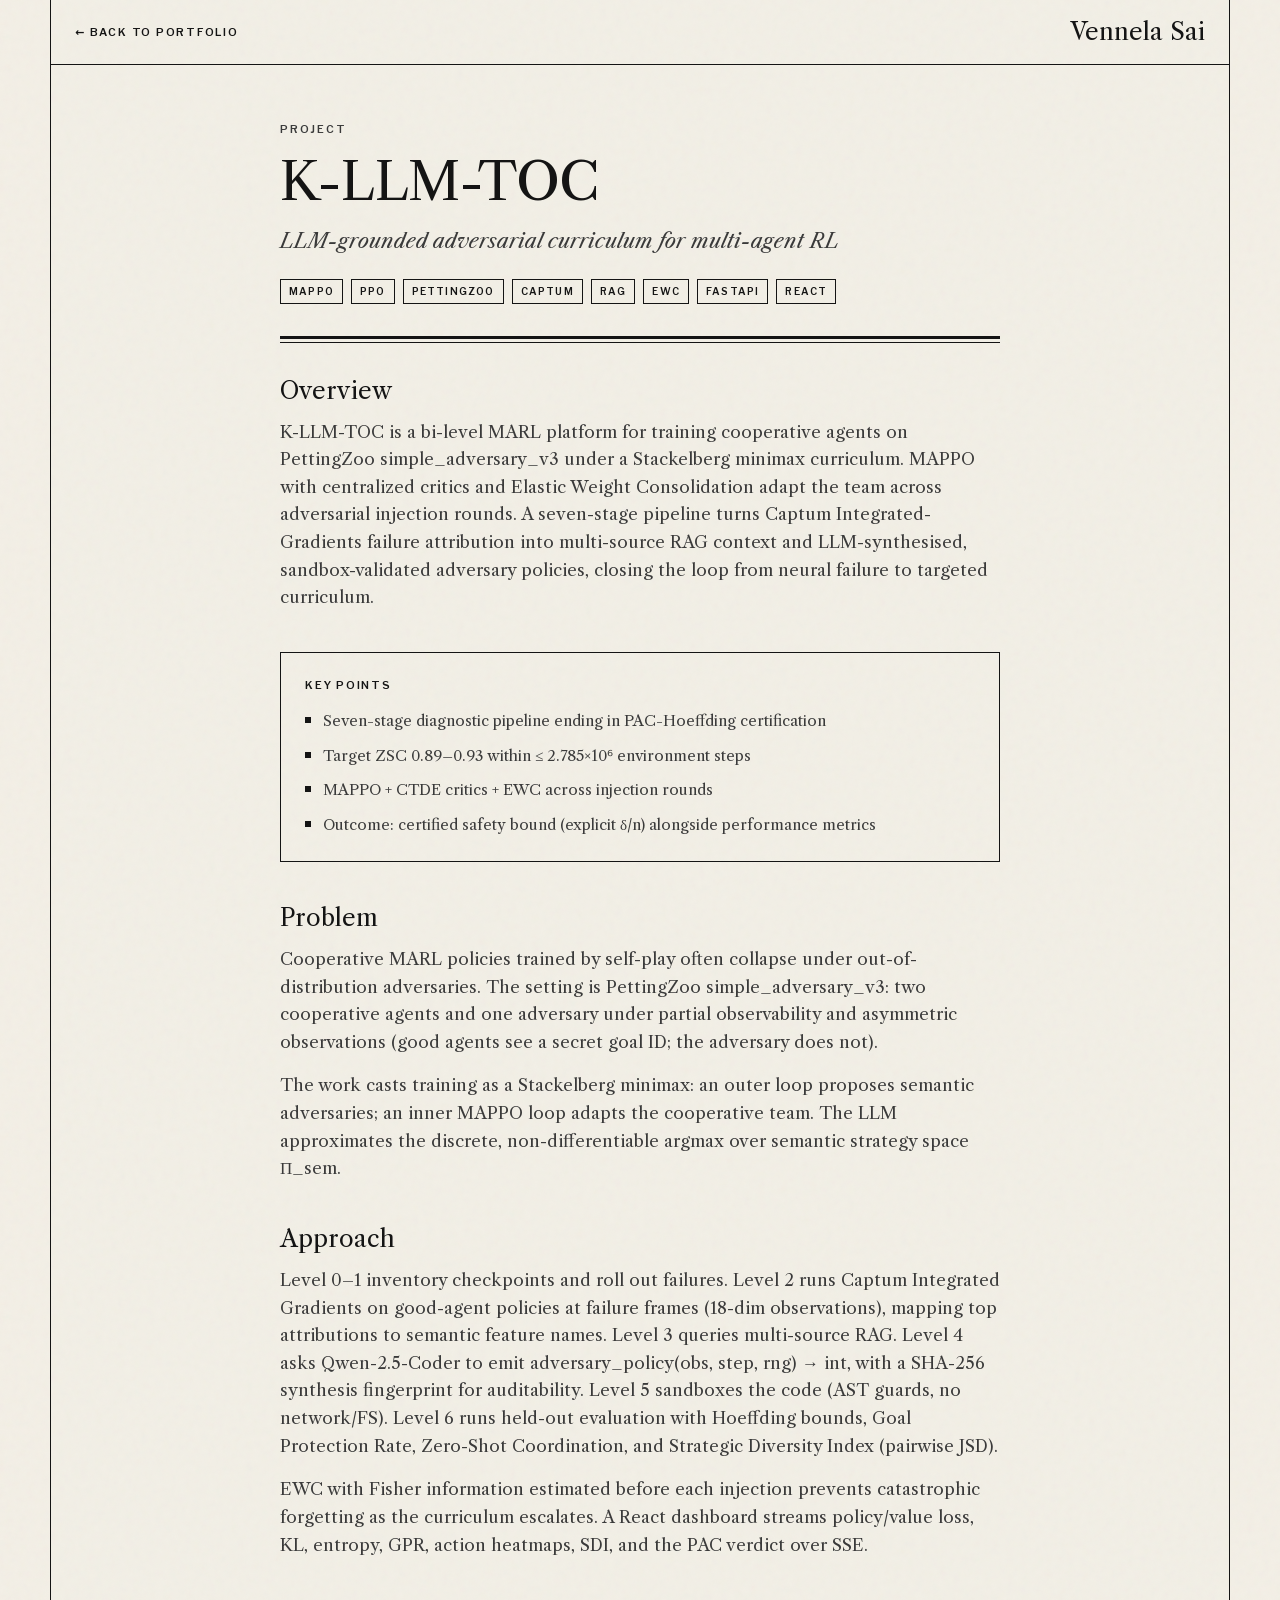
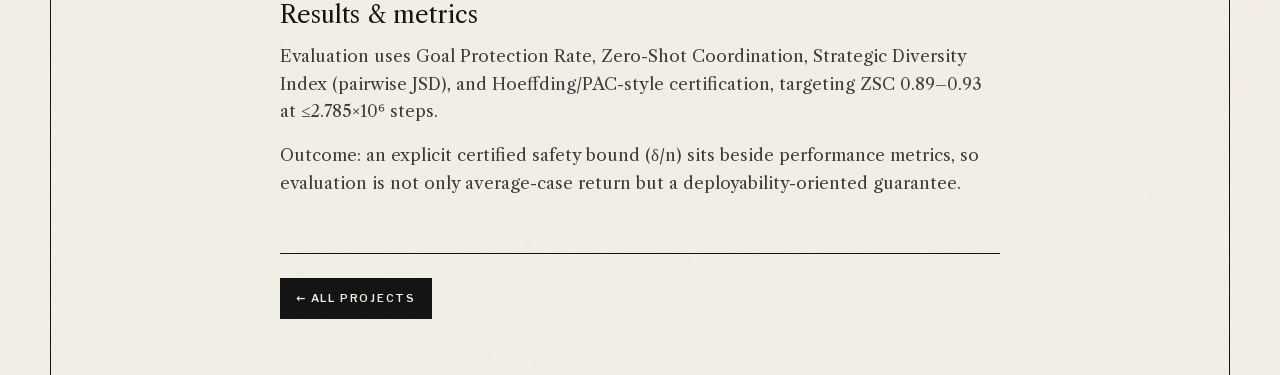
<file: projects/k-llm-toc.html>
<!DOCTYPE html><html lang="en" class="libre_caslon_text_664c8913-module__vTSmIG__variable libre_franklin_35763b-module__DUhCHW__variable h-full"><head><meta charSet="utf-8"/><meta name="viewport" content="width=device-width, initial-scale=1"/><link rel="preload" href="/_next/static/media/0f44b6394d723b98-s.p.24ir78z669k58.woff2" as="font" crossorigin="" type="font/woff2"/><link rel="preload" href="/_next/static/media/37afeb4e0885cb1d-s.p.34pxs3l5kt36m.woff2" as="font" crossorigin="" type="font/woff2"/><link rel="preload" href="/_next/static/media/8a4bb24664ac8500-s.p.2_7gz-nbwppeo.woff2" as="font" crossorigin="" type="font/woff2"/><link rel="preload" href="/_next/static/media/efd23c95a9595abc-s.p.17bkc83it2-u9.woff2" as="font" crossorigin="" type="font/woff2"/><link rel="stylesheet" href="/_next/static/chunks/20rotd9jgol87.css" data-precedence="next"/><link rel="preload" as="script" fetchPriority="low" href="/_next/static/chunks/310vm2bl3xxpt.js"/><script src="/_next/static/chunks/19mx3mg6lkumu.js" async=""></script><script src="/_next/static/chunks/08ttfj81-47mu.js" async=""></script><script src="/_next/static/chunks/33lvy7m3xh_8r.js" async=""></script><script src="/_next/static/chunks/turbopack-1oxxg6ndri9p_.js" async=""></script><script src="/_next/static/chunks/0h2qsuyze9ds1.js" async="" crossorigin=""></script><script src="/_next/static/chunks/22i43cg4l4-dq.js" async="" crossorigin=""></script><title>K-LLM-TOC | Vennela Sai</title><meta name="description" content="K-LLM-TOC is a bi-level MARL platform for training cooperative agents on PettingZoo simple_adversary_v3 under a Stackelberg minimax curriculum. MAPPO with centr"/><link rel="icon" href="/favicon.ico?favicon.2vob68tjqpejf.ico" sizes="256x256" type="image/x-icon"/><meta name="next-size-adjust" content=""/><script src="/_next/static/chunks/0cz1d0mv5g_q7.js" noModule=""></script></head><body class="min-h-full font-sans antialiased"><div hidden=""><!--$--><!--/$--></div><div class="paper-noise min-h-screen bg-paper"><div class="mx-auto min-h-screen max-w-[1180px] border-x border-ink bg-paper/80"><header class="flex items-center justify-between border-b border-ink px-4 py-4 sm:px-6"><a class="text-[11px] font-semibold tracking-[0.16em] text-ink uppercase underline-offset-4 hover:underline" href="/#work">← Back to portfolio</a><a class="font-serif text-xl text-ink sm:text-2xl" href="/">Vennela Sai</a></header><article class="mx-auto max-w-3xl px-4 py-10 sm:px-6 sm:py-14"><p class="text-[11px] font-semibold tracking-[0.16em] text-ink-soft uppercase">Project</p><h1 class="mt-3 font-serif text-[clamp(2rem,5vw,3.25rem)] leading-tight tracking-tight text-ink">K-LLM-TOC</h1><p class="mt-3 font-serif text-xl text-ink-soft italic">LLM-grounded adversarial curriculum for multi-agent RL</p><div class="mt-6 flex flex-wrap gap-2"><span class="border border-ink px-2 py-1 text-[10px] font-semibold tracking-[0.12em] text-ink uppercase">MAPPO</span><span class="border border-ink px-2 py-1 text-[10px] font-semibold tracking-[0.12em] text-ink uppercase">PPO</span><span class="border border-ink px-2 py-1 text-[10px] font-semibold tracking-[0.12em] text-ink uppercase">PettingZoo</span><span class="border border-ink px-2 py-1 text-[10px] font-semibold tracking-[0.12em] text-ink uppercase">Captum</span><span class="border border-ink px-2 py-1 text-[10px] font-semibold tracking-[0.12em] text-ink uppercase">RAG</span><span class="border border-ink px-2 py-1 text-[10px] font-semibold tracking-[0.12em] text-ink uppercase">EWC</span><span class="border border-ink px-2 py-1 text-[10px] font-semibold tracking-[0.12em] text-ink uppercase">FastAPI</span><span class="border border-ink px-2 py-1 text-[10px] font-semibold tracking-[0.12em] text-ink uppercase">React</span></div><div class="double-rule mt-8"></div><section class="mt-8"><h2 class="font-serif text-2xl text-ink">Overview</h2><p class="mt-3 font-serif text-[17px] leading-relaxed text-ink-soft">K-LLM-TOC is a bi-level MARL platform for training cooperative agents on PettingZoo simple_adversary_v3 under a Stackelberg minimax curriculum. MAPPO with centralized critics and Elastic Weight Consolidation adapt the team across adversarial injection rounds. A seven-stage pipeline turns Captum Integrated-Gradients failure attribution into multi-source RAG context and LLM-synthesised, sandbox-validated adversary policies, closing the loop from neural failure to targeted curriculum.</p></section><section class="mt-10 border border-ink p-5 sm:p-6"><h2 class="text-[11px] font-semibold tracking-[0.16em] text-ink uppercase">Key points</h2><ul class="mt-4 space-y-2.5"><li class="flex gap-3 font-serif text-[15px] leading-relaxed text-ink-soft"><span class="mt-2 h-1.5 w-1.5 shrink-0 bg-ink" aria-hidden="true"></span><span>Seven-stage diagnostic pipeline ending in PAC-Hoeffding certification</span></li><li class="flex gap-3 font-serif text-[15px] leading-relaxed text-ink-soft"><span class="mt-2 h-1.5 w-1.5 shrink-0 bg-ink" aria-hidden="true"></span><span>Target ZSC 0.89–0.93 within ≤ 2.785×10⁶ environment steps</span></li><li class="flex gap-3 font-serif text-[15px] leading-relaxed text-ink-soft"><span class="mt-2 h-1.5 w-1.5 shrink-0 bg-ink" aria-hidden="true"></span><span>MAPPO + CTDE critics + EWC across injection rounds</span></li><li class="flex gap-3 font-serif text-[15px] leading-relaxed text-ink-soft"><span class="mt-2 h-1.5 w-1.5 shrink-0 bg-ink" aria-hidden="true"></span><span>Outcome: certified safety bound (explicit δ/n) alongside performance metrics</span></li></ul></section><section class="mt-10"><h2 class="font-serif text-2xl text-ink">Problem</h2><div class="mt-3 space-y-4"><p class="font-serif text-[17px] leading-relaxed text-ink-soft">Cooperative MARL policies trained by self-play often collapse under out-of-distribution adversaries. The setting is PettingZoo simple_adversary_v3: two cooperative agents and one adversary under partial observability and asymmetric observations (good agents see a secret goal ID; the adversary does not).</p><p class="font-serif text-[17px] leading-relaxed text-ink-soft">The work casts training as a Stackelberg minimax: an outer loop proposes semantic adversaries; an inner MAPPO loop adapts the cooperative team. The LLM approximates the discrete, non-differentiable argmax over semantic strategy space Π_sem.</p></div></section><section class="mt-10"><h2 class="font-serif text-2xl text-ink">Approach</h2><div class="mt-3 space-y-4"><p class="font-serif text-[17px] leading-relaxed text-ink-soft">Level 0–1 inventory checkpoints and roll out failures. Level 2 runs Captum Integrated Gradients on good-agent policies at failure frames (18-dim observations), mapping top attributions to semantic feature names. Level 3 queries multi-source RAG. Level 4 asks Qwen-2.5-Coder to emit adversary_policy(obs, step, rng) → int, with a SHA-256 synthesis fingerprint for auditability. Level 5 sandboxes the code (AST guards, no network/FS). Level 6 runs held-out evaluation with Hoeffding bounds, Goal Protection Rate, Zero-Shot Coordination, and Strategic Diversity Index (pairwise JSD).</p><p class="font-serif text-[17px] leading-relaxed text-ink-soft">EWC with Fisher information estimated before each injection prevents catastrophic forgetting as the curriculum escalates. A React dashboard streams policy/value loss, KL, entropy, GPR, action heatmaps, SDI, and the PAC verdict over SSE.</p></div></section><section class="mt-10"><h2 class="font-serif text-2xl text-ink">Results &amp; metrics</h2><div class="mt-3 space-y-4"><p class="font-serif text-[17px] leading-relaxed text-ink-soft">Evaluation uses Goal Protection Rate, Zero-Shot Coordination, Strategic Diversity Index (pairwise JSD), and Hoeffding/PAC-style certification, targeting ZSC 0.89–0.93 at ≤2.785×10⁶ steps.</p><p class="font-serif text-[17px] leading-relaxed text-ink-soft">Outcome: an explicit certified safety bound (δ/n) sits beside performance metrics, so evaluation is not only average-case return but a deployability-oriented guarantee.</p></div></section><div class="mt-14 border-t border-ink pt-6"><a class="inline-flex bg-ink px-4 py-3 text-[11px] font-semibold tracking-[0.16em] text-paper uppercase transition hover:bg-ink-soft" href="/#work">← All projects</a></div></article></div></div><!--$--><!--/$--><script src="/_next/static/chunks/310vm2bl3xxpt.js" id="_R_" async=""></script><script>(self.__next_f=self.__next_f||[]).push([0])</script><script>self.__next_f.push([1,"1:\"$Sreact.fragment\"\n2:I[39756,[\"/_next/static/chunks/0h2qsuyze9ds1.js\"],\"default\"]\n3:I[37457,[\"/_next/static/chunks/0h2qsuyze9ds1.js\"],\"default\"]\n5:I[97367,[\"/_next/static/chunks/0h2qsuyze9ds1.js\"],\"OutletBoundary\"]\n6:\"$Sreact.suspense\"\n9:I[97367,[\"/_next/static/chunks/0h2qsuyze9ds1.js\"],\"ViewportBoundary\"]\nb:I[97367,[\"/_next/static/chunks/0h2qsuyze9ds1.js\"],\"MetadataBoundary\"]\nd:I[68027,[\"/_next/static/chunks/0h2qsuyze9ds1.js\"],\"default\",1]\n:HL[\"/_next/static/chunks/20rotd9jgol87.css\",\"style\"]\n:HL[\"/_next/static/media/0f44b6394d723b98-s.p.24ir78z669k58.woff2\",\"font\",{\"crossOrigin\":\"\",\"type\":\"font/woff2\"}]\n:HL[\"/_next/static/media/37afeb4e0885cb1d-s.p.34pxs3l5kt36m.woff2\",\"font\",{\"crossOrigin\":\"\",\"type\":\"font/woff2\"}]\n:HL[\"/_next/static/media/8a4bb24664ac8500-s.p.2_7gz-nbwppeo.woff2\",\"font\",{\"crossOrigin\":\"\",\"type\":\"font/woff2\"}]\n:HL[\"/_next/static/media/efd23c95a9595abc-s.p.17bkc83it2-u9.woff2\",\"font\",{\"crossOrigin\":\"\",\"type\":\"font/woff2\"}]\n8:X\n0:{\"P\":null,\"c\":[\"\",\"projects\",\"k-llm-toc\"],\"q\":\"\",\"i\":false,\"f\":[[[\"\",{\"children\":[\"projects\",{\"children\":[[\"slug\",\"k-llm-toc\",\"d\",[]],{\"children\":[\"__PAGE__\",{},\"$undefined\",\"$undefined\",4608]},\"$undefined\",\"$undefined\",4608]},\"$undefined\",\"$undefined\",4608]},\"$undefined\",\"$undefined\",4624],[[\"$\",\"$1\",\"c\",{\"children\":[[[\"$\",\"link\",\"0\",{\"rel\":\"stylesheet\",\"href\":\"/_next/static/chunks/20rotd9jgol87.css\",\"precedence\":\"next\",\"crossOrigin\":\"$undefined\",\"nonce\":\"$undefined\"}],[\"$\",\"script\",\"script-0\",{\"src\":\"/_next/static/chunks/0h2qsuyze9ds1.js\",\"async\":true,\"nonce\":\"$undefined\"}]],[\"$\",\"html\",null,{\"lang\":\"en\",\"className\":\"libre_caslon_text_664c8913-module__vTSmIG__variable libre_franklin_35763b-module__DUhCHW__variable h-full\",\"children\":[\"$\",\"body\",null,{\"className\":\"min-h-full font-sans antialiased\",\"children\":[\"$\",\"$L2\",null,{\"parallelRouterKey\":\"children\",\"error\":\"$undefined\",\"errorStyles\":\"$undefined\",\"errorScripts\":\"$undefined\",\"template\":[\"$\",\"$L3\",null,{}],\"templateStyles\":\"$undefined\",\"templateScripts\":\"$undefined\",\"notFound\":[[[\"$\",\"title\",null,{\"children\":\"404: This page could not be found.\"}],[\"$\",\"div\",null,{\"style\":{\"fontFamily\":\"system-ui,\\\"Segoe UI\\\",Roboto,Helvetica,Arial,sans-serif,\\\"Apple Color Emoji\\\",\\\"Segoe UI Emoji\\\"\",\"height\":\"100vh\",\"textAlign\":\"center\",\"display\":\"flex\",\"flexDirection\":\"column\",\"alignItems\":\"center\",\"justifyContent\":\"center\"},\"children\":[\"$\",\"div\",null,{\"children\":[[\"$\",\"style\",null,{\"dangerouslySetInnerHTML\":{\"__html\":\"body{color:#000;background:#fff;margin:0}.next-error-h1{border-right:1px solid rgba(0,0,0,.3)}@media (prefers-color-scheme:dark){body{color:#fff;background:#000}.next-error-h1{border-right:1px solid rgba(255,255,255,.3)}}\"}}],[\"$\",\"h1\",null,{\"className\":\"next-error-h1\",\"style\":{\"display\":\"inline-block\",\"margin\":\"0 20px 0 0\",\"padding\":\"0 23px 0 0\",\"fontSize\":24,\"fontWeight\":500,\"verticalAlign\":\"top\",\"lineHeight\":\"49px\"},\"children\":404}],[\"$\",\"div\",null,{\"style\":{\"display\":\"inline-block\"},\"children\":[\"$\",\"h2\",null,{\"style\":{\"fontSize\":14,\"fontWeight\":400,\"lineHeight\":\"49px\",\"margin\":0},\"children\":\"This page could not be found.\"}]}]]}]}]],[]],\"forbidden\":\"$undefined\",\"unauthorized\":\"$undefined\"}]}]}]]}],{\"children\":[[\"$\",\"$1\",\"c\",{\"children\":[null,[\"$\",\"$L2\",null,{\"parallelRouterKey\":\"children\",\"error\":\"$undefined\",\"errorStyles\":\"$undefined\",\"errorScripts\":\"$undefined\",\"template\":[\"$\",\"$L3\",null,{}],\"templateStyles\":\"$undefined\",\"templateScripts\":\"$undefined\",\"notFound\":\"$undefined\",\"forbidden\":\"$undefined\",\"unauthorized\":\"$undefined\"}]]}],{\"children\":[[\"$\",\"$1\",\"c\",{\"children\":[null,[\"$\",\"$L2\",null,{\"parallelRouterKey\":\"children\",\"error\":\"$undefined\",\"errorStyles\":\"$undefined\",\"errorScripts\":\"$undefined\",\"template\":[\"$\",\"$L3\",null,{}],\"templateStyles\":\"$undefined\",\"templateScripts\":\"$undefined\",\"notFound\":\"$undefined\",\"forbidden\":\"$undefined\",\"unauthorized\":\"$undefined\"}]]}],{\"children\":[[\"$\",\"$1\",\"c\",{\"children\":[\"$L4\",[[\"$\",\"script\",\"script-0\",{\"src\":\"/_next/static/chunks/22i43cg4l4-dq.js\",\"async\":true,\"nonce\":\"$undefined\"}]],[\"$\",\"$L5\",null,{\"children\":[\"$\",\"$6\",null,{\"name\":\"Next.MetadataOutlet\",\"children\":\"$@7\"}]}]]}],{},null,false,null]},null,false,\"$8\"]},null,false,\"$8\"]},null,false,null],[\"$\",\"$1\",\"h\",{\"children\":[null,[\"$\",\"$L9\",null,{\"children\":\"$La\"}],[\"$\",\"div\",null,{\"hidden\":true,\"children\":[\"$\",\"$Lb\",null,{\"children\":[\"$\",\"$6\",null,{\"name\":\"Next.Metadata\",\"children\":\"$Lc\"}]}]}],[\"$\",\"meta\",null,{\"name\":\"next-size-adjust\",\"content\":\"\"}]]}],false]],\"m\":\"$undefined\",\"G\":[\"$d\",[[\"$\",\"link\",\"0\",{\"rel\":\"stylesheet\",\"href\":\"/_next/static/chunks/20rotd9jgol87.css\",\"precedence\":\"next\",\"crossOrigin\":\"$undefined\",\"nonce\":\"$undefined\"}]]],\"S\":true,\"h\":null,\"r\":\"$undefined\",\"s\":\"$undefined\",\"a\":\"$undefined\",\"l\":\"$undefined\",\"p\":\"$undefined\",\"d\":\"$undefined\",\"b\":\"bFXZyl7-N0jBWMAaGHxyv\"}\ne:I[22016,[\"/_next/static/chunks/0h2qsuyze9ds1.js\",\"/_next/static/chunks/22i43cg4l4-dq.js\"],\"\"]\n8:C\n4:[\"$\",\"div\",null,{\"className\":\"paper-noise min-h-screen bg-paper\",\"children\":[\"$\",\"div\",null,{\"className\":\"mx-auto min-h-screen max-w-[1180px] border-x border-ink bg-paper/80\",\"children\":[[\"$\",\"header\",null,{\"className\":\"flex items-center justify-between border-b border-ink px-4 py-4 sm:px-6\",\"children\":[[\"$\",\"$Le\",null,{\"href\":\"/#work\",\"className\":\"text-[11px] font-semibold tracking-[0.16em] text-ink uppercase underline-offset-4 hover:underline\",\"children\":\"← Back to portfolio\"}],[\"$\",\"$Le\",null,{\"href\":\"/\",\"className\":\"font-serif text-xl text-ink sm:text-2xl\",\"children\":\"Vennela Sai\"}]]}],[\"$\",\"article\",null,{\"className\":\"mx-auto max-w-3xl px-4 py-10 sm:px-6 sm:py-14\",\"children\":[[\"$\",\"p\",null,{\"className\":\"text-[11px] font-semibold tracking-[0.16em] text-ink-soft uppercase\",\"children\":\"Project\"}],[\"$\",\"h1\",null,{\"className\":\"mt-3 font-serif text-[clamp(2rem,5vw,3.25rem)] leading-tight tracking-tight text-ink\",\"children\":\"K-LLM-TOC\"}],[\"$\",\"p\",null,{\"className\":\"mt-3 font-serif text-xl text-ink-soft italic\",\"children\":\"LLM-grounded adversarial curriculum for multi-agent RL\"}],[\"$\",\"div\",null,{\"className\":\"mt-6 flex flex-wrap gap-2\",\"children\":[[\"$\",\"span\",\"MAPPO\",{\"className\":\"border border-ink px-2 py-1 text-[10px] font-semibold tracking-[0.12em] text-ink uppercase\",\"children\":\"MAPPO\"}],[\"$\",\"span\",\"PPO\",{\"className\":\"border border-ink px-2 py-1 text-[10px] font-semibold tracking-[0.12em] text-ink uppercase\",\"children\":\"PPO\"}],[\"$\",\"span\",\"PettingZoo\",{\"className\":\"border border-ink px-2 py-1 text-[10px] font-semibold tracking-[0.12em] text-ink uppercase\",\"children\":\"PettingZoo\"}],[\"$\",\"span\",\"Captum\",{\"className\":\"border border-ink px-2 py-1 text-[10px] font-semibold tracking-[0.12em] text-ink uppercase\",\"children\":\"Captum\"}],[\"$\",\"span\",\"RAG\",{\"className\":\"border border-ink px-2 py-1 text-[10px] font-semibold tracking-[0.12em] text-ink uppercase\",\"children\":\"RAG\"}],[\"$\",\"span\",\"EWC\",{\"className\":\"border border-ink px-2 py-1 text-[10px] font-semibold tracking-[0.12em] text-ink uppercase\",\"children\":\"EWC\"}],[\"$\",\"span\",\"FastAPI\",{\"className\":\"border border-ink px-2 py-1 text-[10px] font-semibold tracking-[0.12em] text-ink uppercase\",\"children\":\"FastAPI\"}],[\"$\",\"span\",\"React\",{\"className\":\"border border-ink px-2 py-1 text-[10px] font-semibold tracking-[0.12em] text-ink uppercase\",\"children\":\"React\"}]]}],[\"$\",\"div\",null,{\"className\":\"double-rule mt-8\"}],[\"$\",\"section\",null,{\"className\":\"mt-8\",\"children\":[[\"$\",\"h2\",null,{\"className\":\"font-serif text-2xl text-ink\",\"children\":\"Overview\"}],[\"$\",\"p\",null,{\"className\":\"mt-3 font-serif text-[17px] leading-relaxed text-ink-soft\",\"children\":\"K-LLM-TOC is a bi-level MARL platform for training cooperative agents on PettingZoo simple_adversary_v3 under a Stackelberg minimax curriculum. MAPPO with centralized critics and Elastic Weight Consolidation adapt the team across adversarial injection rounds. A seven-stage pipeline turns Captum Integrated-Gradients failure attribution into multi-source RAG context and LLM-synthesised, sandbox-validated adversary policies, closing the loop from neural failure to targeted curriculum.\"}]]}],[\"$\",\"section\",null,{\"className\":\"mt-10 border border-ink p-5 sm:p-6\",\"children\":[[\"$\",\"h2\",null,{\"className\":\"text-[11px] font-semibold tracking-[0.16em] text-ink uppercase\",\"children\":\"Key points\"}],[\"$\",\"ul\",null,{\"className\":\"mt-4 space-y-2.5\",\"children\":[[\"$\",\"li\",\"Seven-stage diagnostic pipeline ending in PAC-Hoeffding certification\",{\"className\":\"flex gap-3 font-serif text-[15px] leading-relaxed text-ink-soft\",\"children\":[[\"$\",\"span\",null,{\"className\":\"mt-2 h-1.5 w-1.5 shrink-0 bg-ink\",\"aria-hidden\":true}],[\"$\",\"span\",null,{\"children\":\"Seven-stage diagnostic pipeline ending in PAC-Hoeffding certification\"}]]}],[\"$\",\"li\",\"Target ZSC 0.89–0.93 within ≤ 2.785×10⁶ environment steps\",{\"className\":\"flex gap-3 font-serif text-[15px] leading-relaxed text-ink-soft\",\"children\":[\"$Lf\",\"$L10\"]}],\"$L11\",\"$L12\"]}]]}],[\"$L13\",\"$L14\",\"$L15\"],\"$L16\"]}]]}]}]\nf:[\"$\",\"span\",null,{\"className\":\"mt-2 h-1.5 w-1.5 shrink-0 bg-ink\",\"aria-hidden\":true}]\n10:[\"$\",\"span\",null,{\"children\":\"Target ZSC 0.89–0.93 within ≤ 2.785×10⁶ environment steps\"}]\n11:[\"$\",\"li\",\"MAPPO + CTDE critics + EWC across injection rounds\",{\"className\":\"flex gap-3 font-serif text-[15px] leading-relaxed text-ink-soft\",\"children\":[[\"$\",\"span\",null,{\"className\":\"mt-2 h-1.5 w-1.5 shrink-0 bg-ink\",\"aria-hidden\":true}],[\"$\",\"span\",null,{\"children\":\"MAPPO + CTDE critics + EWC across injection rounds\"}]]}]\n12:[\"$\",\"li\",\"Outcome: certified safety bound (explicit δ/n) alongside performance metrics\",{\"className\":\"flex gap-3 font-serif text-[15px] leading-relaxed text-ink-soft\",\"children\":[[\"$\",\"span\",null,{\"className\":\"mt-2 h-1.5 w-1.5 shrink-0 bg-ink\",\"aria-hidden\":true}],[\"$\",\"span\",null,{\"children\":\"Outcome: certified safety bound (explicit δ/n) alongside performance metrics\"}]]}]\n13:[\"$\",\"section\",\"Problem\",{\"className\":\"mt-10\",\"children\":[[\"$\",\"h2\",null,{\"className\":\"font-serif text-2xl text-ink\",\"children\":\"Problem\"}],[\"$\",\"div\",null,{\"className\":\"mt-3 space-y-4\",\"children\":[[\"$\",\"p\",\"Cooperative MARL policies trained by sel\",{\"className\":\"font-serif text-[17px] leading-relaxed text-ink-soft\",\"children\":\"Cooperative MARL policies trained by self-play often collapse under out-of-distribution adversaries. The setting is PettingZoo simple_adversary_v3: two cooperative agents and one adversary under partial observability and asymmetric observations (good agents see a secret goal ID; the adversary does not).\"}],[\"$\",\"p\",\"The work casts training as a Stackelberg\",{\"className\":\"font-serif text-[17px] leading-relaxed text-ink-soft\",\"children\":\"The work casts training as a Stackelberg minimax: an outer loop proposes semantic adversaries; an inner MAPPO loop adapts the cooperative team. The LLM approximates the discrete, non-differentiable argmax over semantic strategy space Π_sem.\"}]]}]]}]\n14:[\"$\",\"section\",\"Approach\",{\"className\":\"mt-10\",\"children\":[[\"$\",\"h2\",null,{\"className\":\"font-serif text-2xl text-ink\",\"children\":\"Approach\"}],[\"$\",\"div\",null,{\"className\":\"mt-3 space-y-4\",\"children\":[[\"$\",\"p\",\"Level 0–1 inventory checkpoints and roll\",{\"className\":\"font-serif text-[17px] leading-relaxed text-ink-soft\",\"children\":\"Level 0–1 inventory checkpoints and roll out failures. Level 2 runs Captum Integrated Gradients on good-agent policies at failure frames (18-dim observations), mapping top attributions to semantic feature names. Level 3 queries multi-source RAG. Level 4 asks Qwen-2.5-Coder to emit adversary_policy(obs, step, rng) → int, with a SHA-256 synthesis fingerprint for auditability. Level 5 sandboxes the code (AST guards, no network/FS). Level 6 runs held-out evaluation with Hoeffding bounds, Goal Protection Rate, Zero-Shot Coordination, and Strategic Diversity Index (pairwise JSD).\"}],[\"$\",\"p\",\"EWC with Fisher information estimated be\",{\"className\":\"font-serif text-[17px] leading-relaxed text-ink-soft\",\"children\":\"EWC with Fisher information estimated before each injection prevents catastrophic forgetting as the curriculum escalates. A React dashboard streams policy/value loss, KL, entropy, GPR, action heatmaps, SDI, and the PAC verdict over SSE.\"}]]}]]}]\n15:[\"$\",\"section\",\"Results \u0026 metrics\",{\"className\":\"mt-10\",\"children\":[[\"$\",\"h2\",null,{\"className\":\"font-serif text-2xl text-ink\",\"children\":\"Results \u0026 metrics\"}],[\"$\",\"div\",null,{\"className\":\"mt-3 space-y-4\",\"children\":[[\"$\",\"p\",\"Evaluation uses Goal Protection Rate, Ze\",{\"className\":\"font-serif text-[17px] leading-relaxed text-ink-soft\",\"children\":\"Evaluation uses Goal Protection Rate, Zero-Shot Coordination, Strategic Diversity Index (pairwise JSD), and Hoeffding/PAC-style certification, targeting ZSC 0.89–0.93 at ≤2.785×10⁶ steps.\"}],[\"$\",\"p\",\"Outcome: an explicit certified safety bo\",{\"className\":\"font-serif text-[17px] leading-relaxed text-ink-soft\",\"children\":\"Outcome: an explicit certified safety bound (δ/n) sits beside performance metrics, so evaluation is not only average-case return but a deployability-oriented guarantee.\"}]]}]]}]\n16:[\"$\",\"div\",null,{\"className\":\"mt-14 border-t border-ink pt-6\",\"children\":[\"$\",\"$Le\",null,{\"href\":\"/#work\",\"className\":\"inline-flex bg-ink px-4 py-3 text-[11px] font-semibold tracking-[0.16em] text-paper uppercase transition hover:bg-ink-soft\",\"children\":\"← All projects\"}]}]\na:[[\"$\",\"meta\",\"0\",{\"charSet\":\"utf-8\"}],[\"$\",\"meta\",\"1\",{\"name\":\"viewport\",\"content\":\"width=device-width, initial-scale=1\"}]]\n17:I[27201,[\"/_next/static/chunks/0h2qsuyze9ds1.js\"],\"IconMark\"]\n7:null\nc:[[\"$\",\"title\",\"0\",{\"children\":\"K-LLM-TOC | Vennela Sai\"}],[\"$\",\"meta\",\"1\",{\"name\":\"description\",\"content\":\"K-LLM-TOC is a bi-level MARL platform for training cooperative agents on PettingZoo simple_adversary_v3 under a Stackelberg minimax curriculum. MAPPO with centr\"}],[\"$\",\"link\",\"2\",{\"rel\":\"icon\",\"href\":\"/favicon.ico?favicon.2vob68tjqpejf.ico\",\"sizes\":\"256x256\",\"type\":\"image/x-icon\"}],[\"$\",\"$L17\",\"3\",{}]]\n"])</script></body></html>
</file>
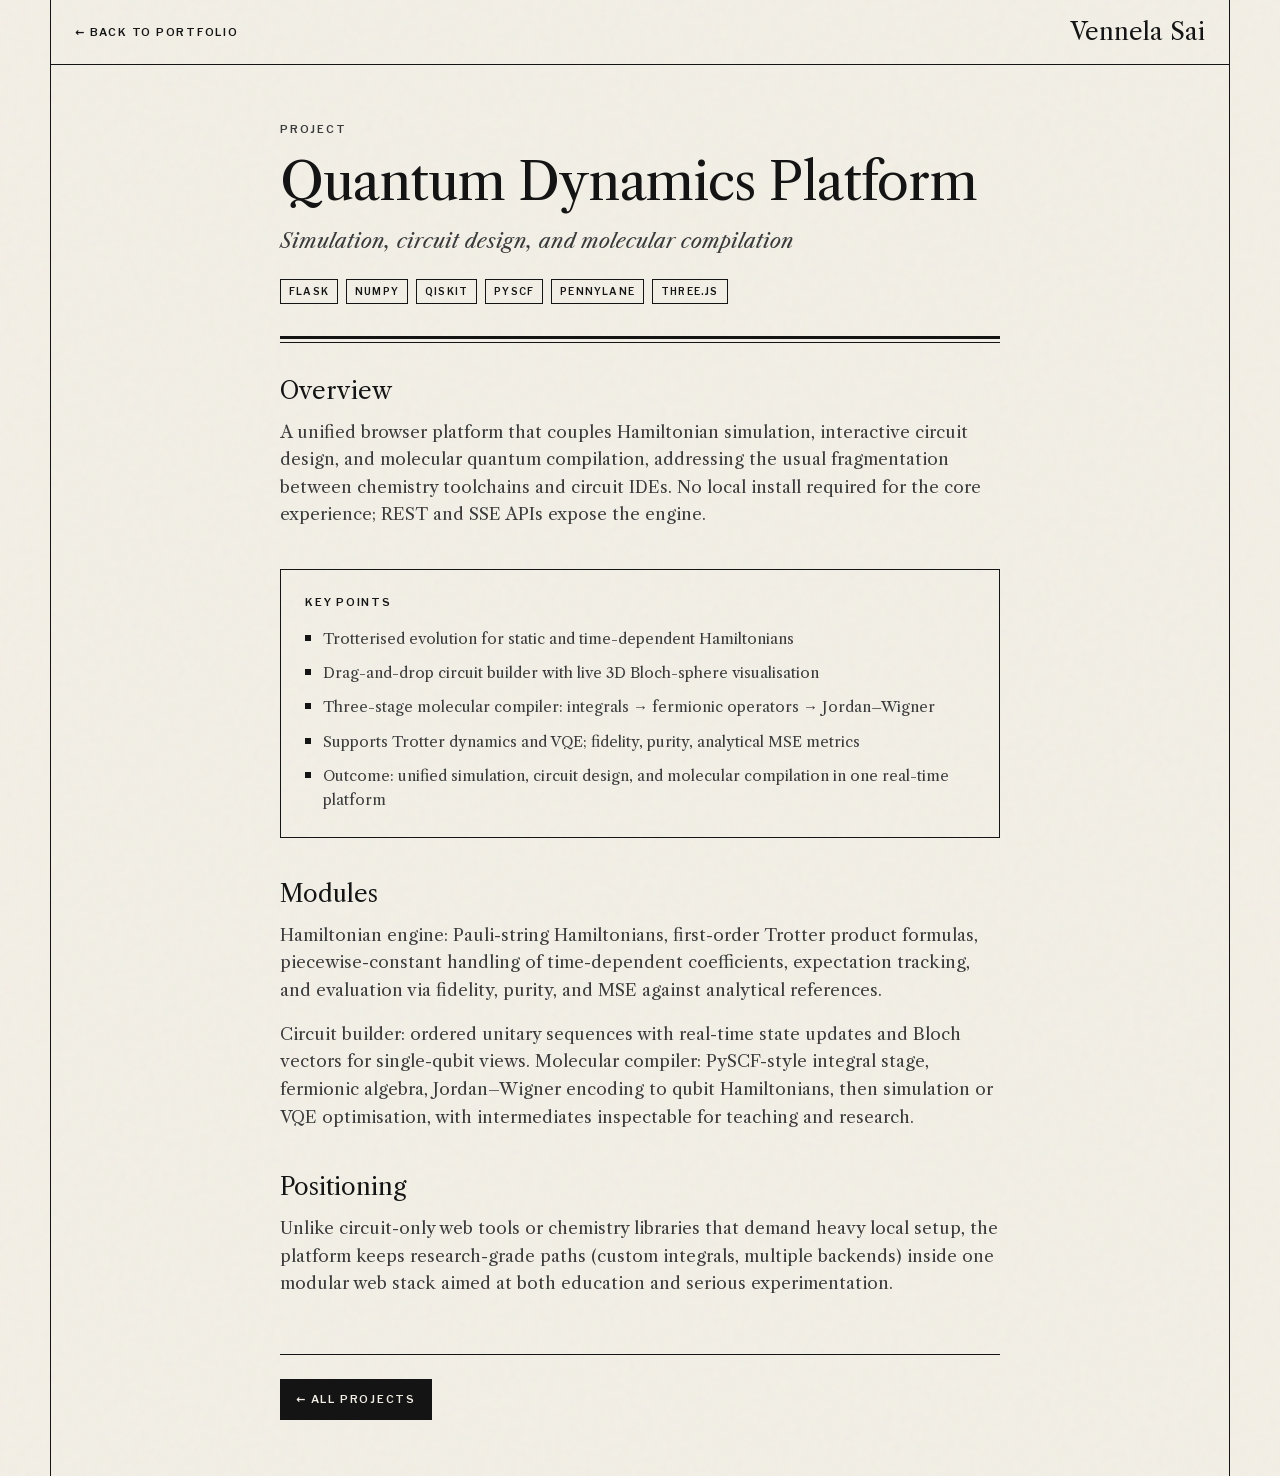
<file: projects/quantum-dynamics.html>
<!DOCTYPE html><html lang="en" class="libre_caslon_text_664c8913-module__vTSmIG__variable libre_franklin_35763b-module__DUhCHW__variable h-full"><head><meta charSet="utf-8"/><meta name="viewport" content="width=device-width, initial-scale=1"/><link rel="preload" href="/_next/static/media/0f44b6394d723b98-s.p.24ir78z669k58.woff2" as="font" crossorigin="" type="font/woff2"/><link rel="preload" href="/_next/static/media/37afeb4e0885cb1d-s.p.34pxs3l5kt36m.woff2" as="font" crossorigin="" type="font/woff2"/><link rel="preload" href="/_next/static/media/8a4bb24664ac8500-s.p.2_7gz-nbwppeo.woff2" as="font" crossorigin="" type="font/woff2"/><link rel="preload" href="/_next/static/media/efd23c95a9595abc-s.p.17bkc83it2-u9.woff2" as="font" crossorigin="" type="font/woff2"/><link rel="stylesheet" href="/_next/static/chunks/20rotd9jgol87.css" data-precedence="next"/><link rel="preload" as="script" fetchPriority="low" href="/_next/static/chunks/310vm2bl3xxpt.js"/><script src="/_next/static/chunks/19mx3mg6lkumu.js" async=""></script><script src="/_next/static/chunks/08ttfj81-47mu.js" async=""></script><script src="/_next/static/chunks/33lvy7m3xh_8r.js" async=""></script><script src="/_next/static/chunks/turbopack-1oxxg6ndri9p_.js" async=""></script><script src="/_next/static/chunks/0h2qsuyze9ds1.js" async="" crossorigin=""></script><script src="/_next/static/chunks/22i43cg4l4-dq.js" async="" crossorigin=""></script><title>Quantum Dynamics Platform | Vennela Sai</title><meta name="description" content="A unified browser platform that couples Hamiltonian simulation, interactive circuit design, and molecular quantum compilation, addressing the usual fragmentatio"/><link rel="icon" href="/favicon.ico?favicon.2vob68tjqpejf.ico" sizes="256x256" type="image/x-icon"/><meta name="next-size-adjust" content=""/><script src="/_next/static/chunks/0cz1d0mv5g_q7.js" noModule=""></script></head><body class="min-h-full font-sans antialiased"><div hidden=""><!--$--><!--/$--></div><div class="paper-noise min-h-screen bg-paper"><div class="mx-auto min-h-screen max-w-[1180px] border-x border-ink bg-paper/80"><header class="flex items-center justify-between border-b border-ink px-4 py-4 sm:px-6"><a class="text-[11px] font-semibold tracking-[0.16em] text-ink uppercase underline-offset-4 hover:underline" href="/#work">← Back to portfolio</a><a class="font-serif text-xl text-ink sm:text-2xl" href="/">Vennela Sai</a></header><article class="mx-auto max-w-3xl px-4 py-10 sm:px-6 sm:py-14"><p class="text-[11px] font-semibold tracking-[0.16em] text-ink-soft uppercase">Project</p><h1 class="mt-3 font-serif text-[clamp(2rem,5vw,3.25rem)] leading-tight tracking-tight text-ink">Quantum Dynamics Platform</h1><p class="mt-3 font-serif text-xl text-ink-soft italic">Simulation, circuit design, and molecular compilation</p><div class="mt-6 flex flex-wrap gap-2"><span class="border border-ink px-2 py-1 text-[10px] font-semibold tracking-[0.12em] text-ink uppercase">Flask</span><span class="border border-ink px-2 py-1 text-[10px] font-semibold tracking-[0.12em] text-ink uppercase">NumPy</span><span class="border border-ink px-2 py-1 text-[10px] font-semibold tracking-[0.12em] text-ink uppercase">Qiskit</span><span class="border border-ink px-2 py-1 text-[10px] font-semibold tracking-[0.12em] text-ink uppercase">PySCF</span><span class="border border-ink px-2 py-1 text-[10px] font-semibold tracking-[0.12em] text-ink uppercase">PennyLane</span><span class="border border-ink px-2 py-1 text-[10px] font-semibold tracking-[0.12em] text-ink uppercase">Three.js</span></div><div class="double-rule mt-8"></div><section class="mt-8"><h2 class="font-serif text-2xl text-ink">Overview</h2><p class="mt-3 font-serif text-[17px] leading-relaxed text-ink-soft">A unified browser platform that couples Hamiltonian simulation, interactive circuit design, and molecular quantum compilation, addressing the usual fragmentation between chemistry toolchains and circuit IDEs. No local install required for the core experience; REST and SSE APIs expose the engine.</p></section><section class="mt-10 border border-ink p-5 sm:p-6"><h2 class="text-[11px] font-semibold tracking-[0.16em] text-ink uppercase">Key points</h2><ul class="mt-4 space-y-2.5"><li class="flex gap-3 font-serif text-[15px] leading-relaxed text-ink-soft"><span class="mt-2 h-1.5 w-1.5 shrink-0 bg-ink" aria-hidden="true"></span><span>Trotterised evolution for static and time-dependent Hamiltonians</span></li><li class="flex gap-3 font-serif text-[15px] leading-relaxed text-ink-soft"><span class="mt-2 h-1.5 w-1.5 shrink-0 bg-ink" aria-hidden="true"></span><span>Drag-and-drop circuit builder with live 3D Bloch-sphere visualisation</span></li><li class="flex gap-3 font-serif text-[15px] leading-relaxed text-ink-soft"><span class="mt-2 h-1.5 w-1.5 shrink-0 bg-ink" aria-hidden="true"></span><span>Three-stage molecular compiler: integrals → fermionic operators → Jordan–Wigner</span></li><li class="flex gap-3 font-serif text-[15px] leading-relaxed text-ink-soft"><span class="mt-2 h-1.5 w-1.5 shrink-0 bg-ink" aria-hidden="true"></span><span>Supports Trotter dynamics and VQE; fidelity, purity, analytical MSE metrics</span></li><li class="flex gap-3 font-serif text-[15px] leading-relaxed text-ink-soft"><span class="mt-2 h-1.5 w-1.5 shrink-0 bg-ink" aria-hidden="true"></span><span>Outcome: unified simulation, circuit design, and molecular compilation in one real-time platform</span></li></ul></section><section class="mt-10"><h2 class="font-serif text-2xl text-ink">Modules</h2><div class="mt-3 space-y-4"><p class="font-serif text-[17px] leading-relaxed text-ink-soft">Hamiltonian engine: Pauli-string Hamiltonians, first-order Trotter product formulas, piecewise-constant handling of time-dependent coefficients, expectation tracking, and evaluation via fidelity, purity, and MSE against analytical references.</p><p class="font-serif text-[17px] leading-relaxed text-ink-soft">Circuit builder: ordered unitary sequences with real-time state updates and Bloch vectors for single-qubit views. Molecular compiler: PySCF-style integral stage, fermionic algebra, Jordan–Wigner encoding to qubit Hamiltonians, then simulation or VQE optimisation, with intermediates inspectable for teaching and research.</p></div></section><section class="mt-10"><h2 class="font-serif text-2xl text-ink">Positioning</h2><div class="mt-3 space-y-4"><p class="font-serif text-[17px] leading-relaxed text-ink-soft">Unlike circuit-only web tools or chemistry libraries that demand heavy local setup, the platform keeps research-grade paths (custom integrals, multiple backends) inside one modular web stack aimed at both education and serious experimentation.</p></div></section><div class="mt-14 border-t border-ink pt-6"><a class="inline-flex bg-ink px-4 py-3 text-[11px] font-semibold tracking-[0.16em] text-paper uppercase transition hover:bg-ink-soft" href="/#work">← All projects</a></div></article></div></div><!--$--><!--/$--><script src="/_next/static/chunks/310vm2bl3xxpt.js" id="_R_" async=""></script><script>(self.__next_f=self.__next_f||[]).push([0])</script><script>self.__next_f.push([1,"1:\"$Sreact.fragment\"\n2:I[39756,[\"/_next/static/chunks/0h2qsuyze9ds1.js\"],\"default\"]\n3:I[37457,[\"/_next/static/chunks/0h2qsuyze9ds1.js\"],\"default\"]\n5:I[97367,[\"/_next/static/chunks/0h2qsuyze9ds1.js\"],\"OutletBoundary\"]\n6:\"$Sreact.suspense\"\n9:I[97367,[\"/_next/static/chunks/0h2qsuyze9ds1.js\"],\"ViewportBoundary\"]\nb:I[97367,[\"/_next/static/chunks/0h2qsuyze9ds1.js\"],\"MetadataBoundary\"]\nd:I[68027,[\"/_next/static/chunks/0h2qsuyze9ds1.js\"],\"default\",1]\n:HL[\"/_next/static/chunks/20rotd9jgol87.css\",\"style\"]\n:HL[\"/_next/static/media/0f44b6394d723b98-s.p.24ir78z669k58.woff2\",\"font\",{\"crossOrigin\":\"\",\"type\":\"font/woff2\"}]\n:HL[\"/_next/static/media/37afeb4e0885cb1d-s.p.34pxs3l5kt36m.woff2\",\"font\",{\"crossOrigin\":\"\",\"type\":\"font/woff2\"}]\n:HL[\"/_next/static/media/8a4bb24664ac8500-s.p.2_7gz-nbwppeo.woff2\",\"font\",{\"crossOrigin\":\"\",\"type\":\"font/woff2\"}]\n:HL[\"/_next/static/media/efd23c95a9595abc-s.p.17bkc83it2-u9.woff2\",\"font\",{\"crossOrigin\":\"\",\"type\":\"font/woff2\"}]\n8:X\n0:{\"P\":null,\"c\":[\"\",\"projects\",\"quantum-dynamics\"],\"q\":\"\",\"i\":false,\"f\":[[[\"\",{\"children\":[\"projects\",{\"children\":[[\"slug\",\"quantum-dynamics\",\"d\",[]],{\"children\":[\"__PAGE__\",{},\"$undefined\",\"$undefined\",4608]},\"$undefined\",\"$undefined\",4608]},\"$undefined\",\"$undefined\",4608]},\"$undefined\",\"$undefined\",4624],[[\"$\",\"$1\",\"c\",{\"children\":[[[\"$\",\"link\",\"0\",{\"rel\":\"stylesheet\",\"href\":\"/_next/static/chunks/20rotd9jgol87.css\",\"precedence\":\"next\",\"crossOrigin\":\"$undefined\",\"nonce\":\"$undefined\"}],[\"$\",\"script\",\"script-0\",{\"src\":\"/_next/static/chunks/0h2qsuyze9ds1.js\",\"async\":true,\"nonce\":\"$undefined\"}]],[\"$\",\"html\",null,{\"lang\":\"en\",\"className\":\"libre_caslon_text_664c8913-module__vTSmIG__variable libre_franklin_35763b-module__DUhCHW__variable h-full\",\"children\":[\"$\",\"body\",null,{\"className\":\"min-h-full font-sans antialiased\",\"children\":[\"$\",\"$L2\",null,{\"parallelRouterKey\":\"children\",\"error\":\"$undefined\",\"errorStyles\":\"$undefined\",\"errorScripts\":\"$undefined\",\"template\":[\"$\",\"$L3\",null,{}],\"templateStyles\":\"$undefined\",\"templateScripts\":\"$undefined\",\"notFound\":[[[\"$\",\"title\",null,{\"children\":\"404: This page could not be found.\"}],[\"$\",\"div\",null,{\"style\":{\"fontFamily\":\"system-ui,\\\"Segoe UI\\\",Roboto,Helvetica,Arial,sans-serif,\\\"Apple Color Emoji\\\",\\\"Segoe UI Emoji\\\"\",\"height\":\"100vh\",\"textAlign\":\"center\",\"display\":\"flex\",\"flexDirection\":\"column\",\"alignItems\":\"center\",\"justifyContent\":\"center\"},\"children\":[\"$\",\"div\",null,{\"children\":[[\"$\",\"style\",null,{\"dangerouslySetInnerHTML\":{\"__html\":\"body{color:#000;background:#fff;margin:0}.next-error-h1{border-right:1px solid rgba(0,0,0,.3)}@media (prefers-color-scheme:dark){body{color:#fff;background:#000}.next-error-h1{border-right:1px solid rgba(255,255,255,.3)}}\"}}],[\"$\",\"h1\",null,{\"className\":\"next-error-h1\",\"style\":{\"display\":\"inline-block\",\"margin\":\"0 20px 0 0\",\"padding\":\"0 23px 0 0\",\"fontSize\":24,\"fontWeight\":500,\"verticalAlign\":\"top\",\"lineHeight\":\"49px\"},\"children\":404}],[\"$\",\"div\",null,{\"style\":{\"display\":\"inline-block\"},\"children\":[\"$\",\"h2\",null,{\"style\":{\"fontSize\":14,\"fontWeight\":400,\"lineHeight\":\"49px\",\"margin\":0},\"children\":\"This page could not be found.\"}]}]]}]}]],[]],\"forbidden\":\"$undefined\",\"unauthorized\":\"$undefined\"}]}]}]]}],{\"children\":[[\"$\",\"$1\",\"c\",{\"children\":[null,[\"$\",\"$L2\",null,{\"parallelRouterKey\":\"children\",\"error\":\"$undefined\",\"errorStyles\":\"$undefined\",\"errorScripts\":\"$undefined\",\"template\":[\"$\",\"$L3\",null,{}],\"templateStyles\":\"$undefined\",\"templateScripts\":\"$undefined\",\"notFound\":\"$undefined\",\"forbidden\":\"$undefined\",\"unauthorized\":\"$undefined\"}]]}],{\"children\":[[\"$\",\"$1\",\"c\",{\"children\":[null,[\"$\",\"$L2\",null,{\"parallelRouterKey\":\"children\",\"error\":\"$undefined\",\"errorStyles\":\"$undefined\",\"errorScripts\":\"$undefined\",\"template\":[\"$\",\"$L3\",null,{}],\"templateStyles\":\"$undefined\",\"templateScripts\":\"$undefined\",\"notFound\":\"$undefined\",\"forbidden\":\"$undefined\",\"unauthorized\":\"$undefined\"}]]}],{\"children\":[[\"$\",\"$1\",\"c\",{\"children\":[\"$L4\",[[\"$\",\"script\",\"script-0\",{\"src\":\"/_next/static/chunks/22i43cg4l4-dq.js\",\"async\":true,\"nonce\":\"$undefined\"}]],[\"$\",\"$L5\",null,{\"children\":[\"$\",\"$6\",null,{\"name\":\"Next.MetadataOutlet\",\"children\":\"$@7\"}]}]]}],{},null,false,null]},null,false,\"$8\"]},null,false,\"$8\"]},null,false,null],[\"$\",\"$1\",\"h\",{\"children\":[null,[\"$\",\"$L9\",null,{\"children\":\"$La\"}],[\"$\",\"div\",null,{\"hidden\":true,\"children\":[\"$\",\"$Lb\",null,{\"children\":[\"$\",\"$6\",null,{\"name\":\"Next.Metadata\",\"children\":\"$Lc\"}]}]}],[\"$\",\"meta\",null,{\"name\":\"next-size-adjust\",\"content\":\"\"}]]}],false]],\"m\":\"$undefined\",\"G\":[\"$d\",[[\"$\",\"link\",\"0\",{\"rel\":\"stylesheet\",\"href\":\"/_next/static/chunks/20rotd9jgol87.css\",\"precedence\":\"next\",\"crossOrigin\":\"$undefined\",\"nonce\":\"$undefined\"}]]],\"S\":true,\"h\":null,\"r\":\"$undefined\",\"s\":\"$undefined\",\"a\":\"$undefined\",\"l\":\"$undefined\",\"p\":\"$undefined\",\"d\":\"$undefined\",\"b\":\"bFXZyl7-N0jBWMAaGHxyv\"}\ne:I[22016,[\"/_next/static/chunks/0h2qsuyze9ds1.js\",\"/_next/static/chunks/22i43cg4l4-dq.js\"],\"\"]\n8:C\n4:[\"$\",\"div\",null,{\"className\":\"paper-noise min-h-screen bg-paper\",\"children\":[\"$\",\"div\",null,{\"className\":\"mx-auto min-h-screen max-w-[1180px] border-x border-ink bg-paper/80\",\"children\":[[\"$\",\"header\",null,{\"className\":\"flex items-center justify-between border-b border-ink px-4 py-4 sm:px-6\",\"children\":[[\"$\",\"$Le\",null,{\"href\":\"/#work\",\"className\":\"text-[11px] font-semibold tracking-[0.16em] text-ink uppercase underline-offset-4 hover:underline\",\"children\":\"← Back to portfolio\"}],[\"$\",\"$Le\",null,{\"href\":\"/\",\"className\":\"font-serif text-xl text-ink sm:text-2xl\",\"children\":\"Vennela Sai\"}]]}],[\"$\",\"article\",null,{\"className\":\"mx-auto max-w-3xl px-4 py-10 sm:px-6 sm:py-14\",\"children\":[[\"$\",\"p\",null,{\"className\":\"text-[11px] font-semibold tracking-[0.16em] text-ink-soft uppercase\",\"children\":\"Project\"}],[\"$\",\"h1\",null,{\"className\":\"mt-3 font-serif text-[clamp(2rem,5vw,3.25rem)] leading-tight tracking-tight text-ink\",\"children\":\"Quantum Dynamics Platform\"}],[\"$\",\"p\",null,{\"className\":\"mt-3 font-serif text-xl text-ink-soft italic\",\"children\":\"Simulation, circuit design, and molecular compilation\"}],[\"$\",\"div\",null,{\"className\":\"mt-6 flex flex-wrap gap-2\",\"children\":[[\"$\",\"span\",\"Flask\",{\"className\":\"border border-ink px-2 py-1 text-[10px] font-semibold tracking-[0.12em] text-ink uppercase\",\"children\":\"Flask\"}],[\"$\",\"span\",\"NumPy\",{\"className\":\"border border-ink px-2 py-1 text-[10px] font-semibold tracking-[0.12em] text-ink uppercase\",\"children\":\"NumPy\"}],[\"$\",\"span\",\"Qiskit\",{\"className\":\"border border-ink px-2 py-1 text-[10px] font-semibold tracking-[0.12em] text-ink uppercase\",\"children\":\"Qiskit\"}],[\"$\",\"span\",\"PySCF\",{\"className\":\"border border-ink px-2 py-1 text-[10px] font-semibold tracking-[0.12em] text-ink uppercase\",\"children\":\"PySCF\"}],[\"$\",\"span\",\"PennyLane\",{\"className\":\"border border-ink px-2 py-1 text-[10px] font-semibold tracking-[0.12em] text-ink uppercase\",\"children\":\"PennyLane\"}],[\"$\",\"span\",\"Three.js\",{\"className\":\"border border-ink px-2 py-1 text-[10px] font-semibold tracking-[0.12em] text-ink uppercase\",\"children\":\"Three.js\"}]]}],[\"$\",\"div\",null,{\"className\":\"double-rule mt-8\"}],[\"$\",\"section\",null,{\"className\":\"mt-8\",\"children\":[[\"$\",\"h2\",null,{\"className\":\"font-serif text-2xl text-ink\",\"children\":\"Overview\"}],[\"$\",\"p\",null,{\"className\":\"mt-3 font-serif text-[17px] leading-relaxed text-ink-soft\",\"children\":\"A unified browser platform that couples Hamiltonian simulation, interactive circuit design, and molecular quantum compilation, addressing the usual fragmentation between chemistry toolchains and circuit IDEs. No local install required for the core experience; REST and SSE APIs expose the engine.\"}]]}],[\"$\",\"section\",null,{\"className\":\"mt-10 border border-ink p-5 sm:p-6\",\"children\":[[\"$\",\"h2\",null,{\"className\":\"text-[11px] font-semibold tracking-[0.16em] text-ink uppercase\",\"children\":\"Key points\"}],[\"$\",\"ul\",null,{\"className\":\"mt-4 space-y-2.5\",\"children\":[[\"$\",\"li\",\"Trotterised evolution for static and time-dependent Hamiltonians\",{\"className\":\"flex gap-3 font-serif text-[15px] leading-relaxed text-ink-soft\",\"children\":[[\"$\",\"span\",null,{\"className\":\"mt-2 h-1.5 w-1.5 shrink-0 bg-ink\",\"aria-hidden\":true}],[\"$\",\"span\",null,{\"children\":\"Trotterised evolution for static and time-dependent Hamiltonians\"}]]}],[\"$\",\"li\",\"Drag-and-drop circuit builder with live 3D Bloch-sphere visualisation\",{\"className\":\"flex gap-3 font-serif text-[15px] leading-relaxed text-ink-soft\",\"children\":[[\"$\",\"span\",null,{\"className\":\"mt-2 h-1.5 w-1.5 shrink-0 bg-ink\",\"aria-hidden\":true}],[\"$\",\"span\",null,{\"children\":\"Drag-and-drop circuit builder with live 3D Bloch-sphere visualisation\"}]]}],[\"$\",\"li\",\"Three-stage molecular compiler: integrals → fermionic operators → Jordan–Wigner\",{\"className\":\"flex gap-3 font-serif text-[15px] leading-relaxed text-ink-soft\",\"children\":[[\"$\",\"span\",null,{\"className\":\"mt-2 h-1.5 w-1.5 shrink-0 bg-ink\",\"aria-hidden\":true}],\"$Lf\"]}],\"$L10\",\"$L11\"]}]]}],[\"$L12\",\"$L13\"],\"$L14\"]}]]}]}]\nf:[\"$\",\"span\",null,{\"children\":\"Three-stage molecular compiler: integrals → fermionic operators → Jordan–Wigner\"}]\n10:[\"$\",\"li\",\"Supports Trotter dynamics and VQE; fidelity, purity, analytical MSE metrics\",{\"className\":\"flex gap-3 font-serif text-[15px] leading-relaxed text-ink-soft\",\"children\":[[\"$\",\"span\",null,{\"className\":\"mt-2 h-1.5 w-1.5 shrink-0 bg-ink\",\"aria-hidden\":true}],[\"$\",\"span\",null,{\"children\":\"Supports Trotter dynamics and VQE; fidelity, purity, analytical MSE metrics\"}]]}]\n11:[\"$\",\"li\",\"Outcome: unified simulation, circuit design, and molecular compilation in one real-time platform\",{\"className\":\"flex gap-3 font-serif text-[15px] leading-relaxed text-ink-soft\",\"children\":[[\"$\",\"span\",null,{\"className\":\"mt-2 h-1.5 w-1.5 shrink-0 bg-ink\",\"aria-hidden\":true}],[\"$\",\"span\",null,{\"children\":\"Outcome: unified simulation, circuit design, and molecular compilation in one real-time platform\"}]]}]\n12:[\"$\",\"section\",\"Modules\",{\"className\":\"mt-10\",\"children\":[[\"$\",\"h2\",null,{\"className\":\"font-serif text-2xl text-ink\",\"children\":\"Modules\"}],[\"$\",\"div\",null,{\"className\":\"mt-3 space-y-4\",\"children\":[[\"$\",\"p\",\"Hamiltonian engine: Pauli-string Hamilto\",{\"className\":\"font-serif text-[17px] leading-relaxed text-ink-soft\",\"children\":\"Hamiltonian engine: Pauli-string Hamiltonians, first-order Trotter product formulas, piecewise-constant handling of time-dependent coefficients, expectation tracking, and evaluation via fidelity, purity, and MSE against analytical references.\"}],[\"$\",\"p\",\"Circuit builder: ordered unitary sequenc\",{\"className\":\"font-serif text-[17px] leading-relaxed text-ink-soft\",\"children\":\"Circuit builder: ordered unitary sequences with real-time state updates and Bloch vectors for single-qubit views. Molecular compiler: PySCF-style integral stage, fermionic algebra, Jordan–Wigner encoding to qubit Hamiltonians, then simulation or VQE optimisation, with intermediates inspectable for teaching and research.\"}]]}]]}]\n13:[\"$\",\"section\",\"Positioning\",{\"className\":\"mt-10\",\"children\":[[\"$\",\"h2\",null,{\"className\":\"font-serif text-2xl text-ink\",\"children\":\"Positioning\"}],[\"$\",\"div\",null,{\"className\":\"mt-3 space-y-4\",\"children\":[[\"$\",\"p\",\"Unlike circuit-only web tools or chemist\",{\"className\":\"font-serif text-[17px] leading-relaxed text-ink-soft\",\"children\":\"Unlike circuit-only web tools or chemistry libraries that demand heavy local setup, the platform keeps research-grade paths (custom integrals, multiple backends) inside one modular web stack aimed at both education and serious experimentation.\"}]]}]]}]\n14:[\"$\",\"div\",null,{\"className\":\"mt-14 border-t border-ink pt-6\",\"children\":[\"$\",\"$Le\",null,{\"href\":\"/#work\",\"className\":\"inline-flex bg-ink px-4 py-3 text-[11px] font-semibold tracking-[0.16em] text-paper uppercase transition hover:bg-ink-soft\",\"children\":\"← All projects\"}]}]\na:[[\"$\",\"meta\",\"0\",{\"charSet\":\"utf-8\"}],[\"$\",\"meta\",\"1\",{\"name\":\"viewport\",\"content\":\"width=device-width, initial-scale=1\"}]]\n15:I[27201,[\"/_next/static/chunks/0h2qsuyze9ds1.js\"],\"IconMark\"]\n7:null\nc:[[\"$\",\"title\",\"0\",{\"children\":\"Quantum Dynamics Platform | Vennela Sai\"}],[\"$\",\"meta\",\"1\",{\"name\":\"description\",\"content\":\"A unified browser platform that couples Hamiltonian simulation, interactive circuit design, and molecular quantum compilation, addressing the usual fragmentatio\"}],[\"$\",\"link\",\"2\",{\"rel\":\"icon\",\"href\":\"/favicon.ico?favicon.2vob68tjqpejf.ico\",\"sizes\":\"256x256\",\"type\":\"image/x-icon\"}],[\"$\",\"$L15\",\"3\",{}]]\n"])</script></body></html>
</file>
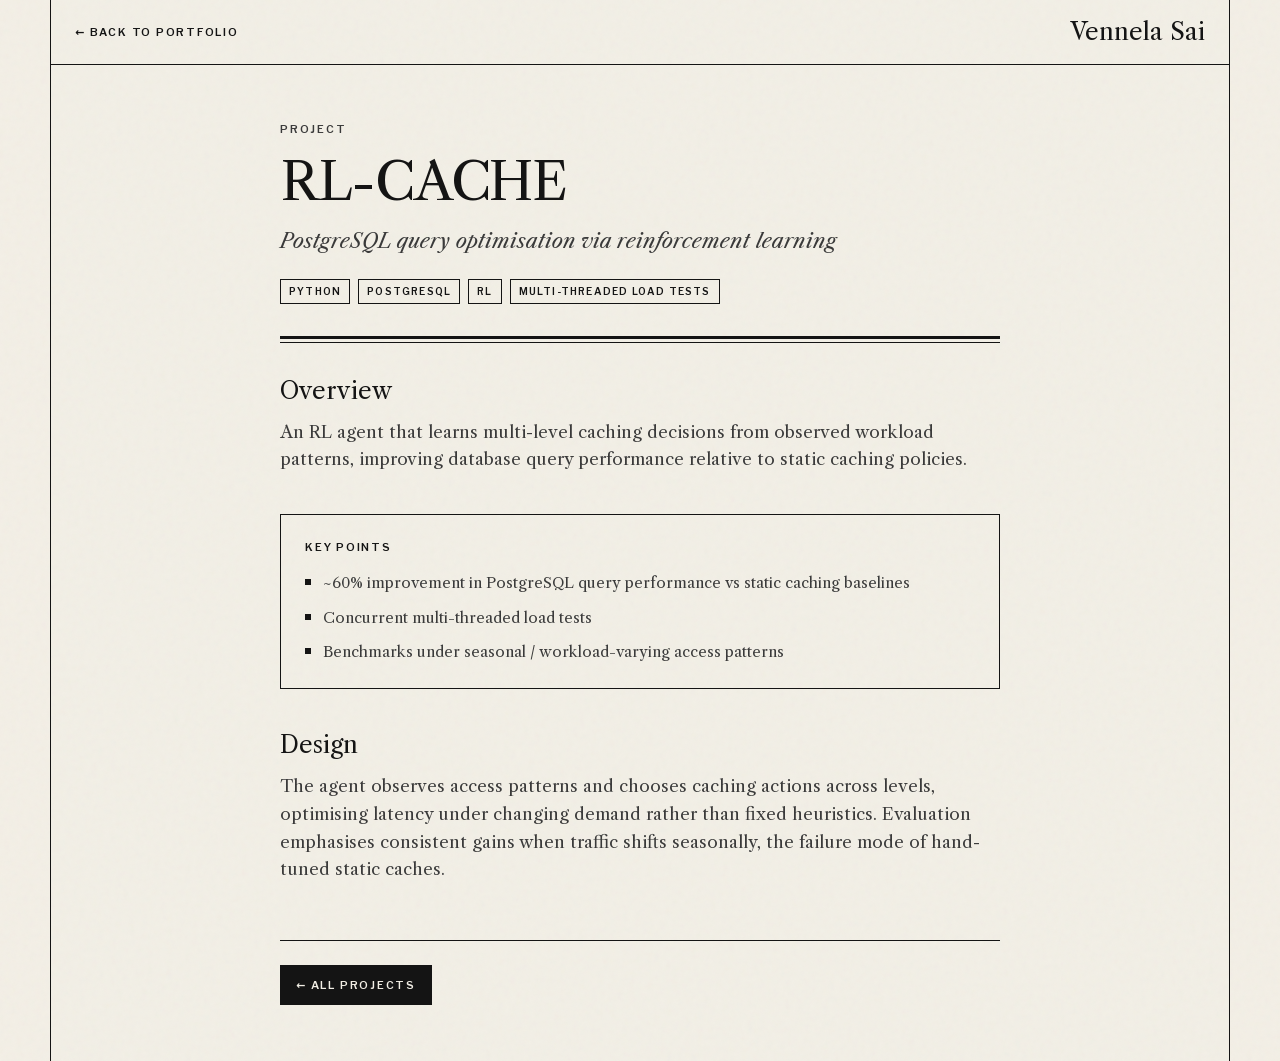
<file: projects/rl-cache.html>
<!DOCTYPE html><html lang="en" class="libre_caslon_text_664c8913-module__vTSmIG__variable libre_franklin_35763b-module__DUhCHW__variable h-full"><head><meta charSet="utf-8"/><meta name="viewport" content="width=device-width, initial-scale=1"/><link rel="preload" href="/_next/static/media/0f44b6394d723b98-s.p.24ir78z669k58.woff2" as="font" crossorigin="" type="font/woff2"/><link rel="preload" href="/_next/static/media/37afeb4e0885cb1d-s.p.34pxs3l5kt36m.woff2" as="font" crossorigin="" type="font/woff2"/><link rel="preload" href="/_next/static/media/8a4bb24664ac8500-s.p.2_7gz-nbwppeo.woff2" as="font" crossorigin="" type="font/woff2"/><link rel="preload" href="/_next/static/media/efd23c95a9595abc-s.p.17bkc83it2-u9.woff2" as="font" crossorigin="" type="font/woff2"/><link rel="stylesheet" href="/_next/static/chunks/20rotd9jgol87.css" data-precedence="next"/><link rel="preload" as="script" fetchPriority="low" href="/_next/static/chunks/310vm2bl3xxpt.js"/><script src="/_next/static/chunks/19mx3mg6lkumu.js" async=""></script><script src="/_next/static/chunks/08ttfj81-47mu.js" async=""></script><script src="/_next/static/chunks/33lvy7m3xh_8r.js" async=""></script><script src="/_next/static/chunks/turbopack-1oxxg6ndri9p_.js" async=""></script><script src="/_next/static/chunks/0h2qsuyze9ds1.js" async="" crossorigin=""></script><script src="/_next/static/chunks/22i43cg4l4-dq.js" async="" crossorigin=""></script><title>RL-CACHE | Vennela Sai</title><meta name="description" content="An RL agent that learns multi-level caching decisions from observed workload patterns, improving database query performance relative to static caching policies."/><link rel="icon" href="/favicon.ico?favicon.2vob68tjqpejf.ico" sizes="256x256" type="image/x-icon"/><meta name="next-size-adjust" content=""/><script src="/_next/static/chunks/0cz1d0mv5g_q7.js" noModule=""></script></head><body class="min-h-full font-sans antialiased"><div hidden=""><!--$--><!--/$--></div><div class="paper-noise min-h-screen bg-paper"><div class="mx-auto min-h-screen max-w-[1180px] border-x border-ink bg-paper/80"><header class="flex items-center justify-between border-b border-ink px-4 py-4 sm:px-6"><a class="text-[11px] font-semibold tracking-[0.16em] text-ink uppercase underline-offset-4 hover:underline" href="/#work">← Back to portfolio</a><a class="font-serif text-xl text-ink sm:text-2xl" href="/">Vennela Sai</a></header><article class="mx-auto max-w-3xl px-4 py-10 sm:px-6 sm:py-14"><p class="text-[11px] font-semibold tracking-[0.16em] text-ink-soft uppercase">Project</p><h1 class="mt-3 font-serif text-[clamp(2rem,5vw,3.25rem)] leading-tight tracking-tight text-ink">RL-CACHE</h1><p class="mt-3 font-serif text-xl text-ink-soft italic">PostgreSQL query optimisation via reinforcement learning</p><div class="mt-6 flex flex-wrap gap-2"><span class="border border-ink px-2 py-1 text-[10px] font-semibold tracking-[0.12em] text-ink uppercase">Python</span><span class="border border-ink px-2 py-1 text-[10px] font-semibold tracking-[0.12em] text-ink uppercase">PostgreSQL</span><span class="border border-ink px-2 py-1 text-[10px] font-semibold tracking-[0.12em] text-ink uppercase">RL</span><span class="border border-ink px-2 py-1 text-[10px] font-semibold tracking-[0.12em] text-ink uppercase">Multi-threaded load tests</span></div><div class="double-rule mt-8"></div><section class="mt-8"><h2 class="font-serif text-2xl text-ink">Overview</h2><p class="mt-3 font-serif text-[17px] leading-relaxed text-ink-soft">An RL agent that learns multi-level caching decisions from observed workload patterns, improving database query performance relative to static caching policies.</p></section><section class="mt-10 border border-ink p-5 sm:p-6"><h2 class="text-[11px] font-semibold tracking-[0.16em] text-ink uppercase">Key points</h2><ul class="mt-4 space-y-2.5"><li class="flex gap-3 font-serif text-[15px] leading-relaxed text-ink-soft"><span class="mt-2 h-1.5 w-1.5 shrink-0 bg-ink" aria-hidden="true"></span><span>~60% improvement in PostgreSQL query performance vs static caching baselines</span></li><li class="flex gap-3 font-serif text-[15px] leading-relaxed text-ink-soft"><span class="mt-2 h-1.5 w-1.5 shrink-0 bg-ink" aria-hidden="true"></span><span>Concurrent multi-threaded load tests</span></li><li class="flex gap-3 font-serif text-[15px] leading-relaxed text-ink-soft"><span class="mt-2 h-1.5 w-1.5 shrink-0 bg-ink" aria-hidden="true"></span><span>Benchmarks under seasonal / workload-varying access patterns</span></li></ul></section><section class="mt-10"><h2 class="font-serif text-2xl text-ink">Design</h2><div class="mt-3 space-y-4"><p class="font-serif text-[17px] leading-relaxed text-ink-soft">The agent observes access patterns and chooses caching actions across levels, optimising latency under changing demand rather than fixed heuristics. Evaluation emphasises consistent gains when traffic shifts seasonally, the failure mode of hand-tuned static caches.</p></div></section><div class="mt-14 border-t border-ink pt-6"><a class="inline-flex bg-ink px-4 py-3 text-[11px] font-semibold tracking-[0.16em] text-paper uppercase transition hover:bg-ink-soft" href="/#work">← All projects</a></div></article></div></div><!--$--><!--/$--><script src="/_next/static/chunks/310vm2bl3xxpt.js" id="_R_" async=""></script><script>(self.__next_f=self.__next_f||[]).push([0])</script><script>self.__next_f.push([1,"1:\"$Sreact.fragment\"\n2:I[39756,[\"/_next/static/chunks/0h2qsuyze9ds1.js\"],\"default\"]\n3:I[37457,[\"/_next/static/chunks/0h2qsuyze9ds1.js\"],\"default\"]\n5:I[97367,[\"/_next/static/chunks/0h2qsuyze9ds1.js\"],\"OutletBoundary\"]\n6:\"$Sreact.suspense\"\n9:I[97367,[\"/_next/static/chunks/0h2qsuyze9ds1.js\"],\"ViewportBoundary\"]\nb:I[97367,[\"/_next/static/chunks/0h2qsuyze9ds1.js\"],\"MetadataBoundary\"]\nd:I[68027,[\"/_next/static/chunks/0h2qsuyze9ds1.js\"],\"default\",1]\n:HL[\"/_next/static/chunks/20rotd9jgol87.css\",\"style\"]\n:HL[\"/_next/static/media/0f44b6394d723b98-s.p.24ir78z669k58.woff2\",\"font\",{\"crossOrigin\":\"\",\"type\":\"font/woff2\"}]\n:HL[\"/_next/static/media/37afeb4e0885cb1d-s.p.34pxs3l5kt36m.woff2\",\"font\",{\"crossOrigin\":\"\",\"type\":\"font/woff2\"}]\n:HL[\"/_next/static/media/8a4bb24664ac8500-s.p.2_7gz-nbwppeo.woff2\",\"font\",{\"crossOrigin\":\"\",\"type\":\"font/woff2\"}]\n:HL[\"/_next/static/media/efd23c95a9595abc-s.p.17bkc83it2-u9.woff2\",\"font\",{\"crossOrigin\":\"\",\"type\":\"font/woff2\"}]\n8:X\n0:{\"P\":null,\"c\":[\"\",\"projects\",\"rl-cache\"],\"q\":\"\",\"i\":false,\"f\":[[[\"\",{\"children\":[\"projects\",{\"children\":[[\"slug\",\"rl-cache\",\"d\",[]],{\"children\":[\"__PAGE__\",{},\"$undefined\",\"$undefined\",4608]},\"$undefined\",\"$undefined\",4608]},\"$undefined\",\"$undefined\",4608]},\"$undefined\",\"$undefined\",4624],[[\"$\",\"$1\",\"c\",{\"children\":[[[\"$\",\"link\",\"0\",{\"rel\":\"stylesheet\",\"href\":\"/_next/static/chunks/20rotd9jgol87.css\",\"precedence\":\"next\",\"crossOrigin\":\"$undefined\",\"nonce\":\"$undefined\"}],[\"$\",\"script\",\"script-0\",{\"src\":\"/_next/static/chunks/0h2qsuyze9ds1.js\",\"async\":true,\"nonce\":\"$undefined\"}]],[\"$\",\"html\",null,{\"lang\":\"en\",\"className\":\"libre_caslon_text_664c8913-module__vTSmIG__variable libre_franklin_35763b-module__DUhCHW__variable h-full\",\"children\":[\"$\",\"body\",null,{\"className\":\"min-h-full font-sans antialiased\",\"children\":[\"$\",\"$L2\",null,{\"parallelRouterKey\":\"children\",\"error\":\"$undefined\",\"errorStyles\":\"$undefined\",\"errorScripts\":\"$undefined\",\"template\":[\"$\",\"$L3\",null,{}],\"templateStyles\":\"$undefined\",\"templateScripts\":\"$undefined\",\"notFound\":[[[\"$\",\"title\",null,{\"children\":\"404: This page could not be found.\"}],[\"$\",\"div\",null,{\"style\":{\"fontFamily\":\"system-ui,\\\"Segoe UI\\\",Roboto,Helvetica,Arial,sans-serif,\\\"Apple Color Emoji\\\",\\\"Segoe UI Emoji\\\"\",\"height\":\"100vh\",\"textAlign\":\"center\",\"display\":\"flex\",\"flexDirection\":\"column\",\"alignItems\":\"center\",\"justifyContent\":\"center\"},\"children\":[\"$\",\"div\",null,{\"children\":[[\"$\",\"style\",null,{\"dangerouslySetInnerHTML\":{\"__html\":\"body{color:#000;background:#fff;margin:0}.next-error-h1{border-right:1px solid rgba(0,0,0,.3)}@media (prefers-color-scheme:dark){body{color:#fff;background:#000}.next-error-h1{border-right:1px solid rgba(255,255,255,.3)}}\"}}],[\"$\",\"h1\",null,{\"className\":\"next-error-h1\",\"style\":{\"display\":\"inline-block\",\"margin\":\"0 20px 0 0\",\"padding\":\"0 23px 0 0\",\"fontSize\":24,\"fontWeight\":500,\"verticalAlign\":\"top\",\"lineHeight\":\"49px\"},\"children\":404}],[\"$\",\"div\",null,{\"style\":{\"display\":\"inline-block\"},\"children\":[\"$\",\"h2\",null,{\"style\":{\"fontSize\":14,\"fontWeight\":400,\"lineHeight\":\"49px\",\"margin\":0},\"children\":\"This page could not be found.\"}]}]]}]}]],[]],\"forbidden\":\"$undefined\",\"unauthorized\":\"$undefined\"}]}]}]]}],{\"children\":[[\"$\",\"$1\",\"c\",{\"children\":[null,[\"$\",\"$L2\",null,{\"parallelRouterKey\":\"children\",\"error\":\"$undefined\",\"errorStyles\":\"$undefined\",\"errorScripts\":\"$undefined\",\"template\":[\"$\",\"$L3\",null,{}],\"templateStyles\":\"$undefined\",\"templateScripts\":\"$undefined\",\"notFound\":\"$undefined\",\"forbidden\":\"$undefined\",\"unauthorized\":\"$undefined\"}]]}],{\"children\":[[\"$\",\"$1\",\"c\",{\"children\":[null,[\"$\",\"$L2\",null,{\"parallelRouterKey\":\"children\",\"error\":\"$undefined\",\"errorStyles\":\"$undefined\",\"errorScripts\":\"$undefined\",\"template\":[\"$\",\"$L3\",null,{}],\"templateStyles\":\"$undefined\",\"templateScripts\":\"$undefined\",\"notFound\":\"$undefined\",\"forbidden\":\"$undefined\",\"unauthorized\":\"$undefined\"}]]}],{\"children\":[[\"$\",\"$1\",\"c\",{\"children\":[\"$L4\",[[\"$\",\"script\",\"script-0\",{\"src\":\"/_next/static/chunks/22i43cg4l4-dq.js\",\"async\":true,\"nonce\":\"$undefined\"}]],[\"$\",\"$L5\",null,{\"children\":[\"$\",\"$6\",null,{\"name\":\"Next.MetadataOutlet\",\"children\":\"$@7\"}]}]]}],{},null,false,null]},null,false,\"$8\"]},null,false,\"$8\"]},null,false,null],[\"$\",\"$1\",\"h\",{\"children\":[null,[\"$\",\"$L9\",null,{\"children\":\"$La\"}],[\"$\",\"div\",null,{\"hidden\":true,\"children\":[\"$\",\"$Lb\",null,{\"children\":[\"$\",\"$6\",null,{\"name\":\"Next.Metadata\",\"children\":\"$Lc\"}]}]}],[\"$\",\"meta\",null,{\"name\":\"next-size-adjust\",\"content\":\"\"}]]}],false]],\"m\":\"$undefined\",\"G\":[\"$d\",[[\"$\",\"link\",\"0\",{\"rel\":\"stylesheet\",\"href\":\"/_next/static/chunks/20rotd9jgol87.css\",\"precedence\":\"next\",\"crossOrigin\":\"$undefined\",\"nonce\":\"$undefined\"}]]],\"S\":true,\"h\":null,\"r\":\"$undefined\",\"s\":\"$undefined\",\"a\":\"$undefined\",\"l\":\"$undefined\",\"p\":\"$undefined\",\"d\":\"$undefined\",\"b\":\"bFXZyl7-N0jBWMAaGHxyv\"}\ne:I[22016,[\"/_next/static/chunks/0h2qsuyze9ds1.js\",\"/_next/static/chunks/22i43cg4l4-dq.js\"],\"\"]\n8:C\n4:[\"$\",\"div\",null,{\"className\":\"paper-noise min-h-screen bg-paper\",\"children\":[\"$\",\"div\",null,{\"className\":\"mx-auto min-h-screen max-w-[1180px] border-x border-ink bg-paper/80\",\"children\":[[\"$\",\"header\",null,{\"className\":\"flex items-center justify-between border-b border-ink px-4 py-4 sm:px-6\",\"children\":[[\"$\",\"$Le\",null,{\"href\":\"/#work\",\"className\":\"text-[11px] font-semibold tracking-[0.16em] text-ink uppercase underline-offset-4 hover:underline\",\"children\":\"← Back to portfolio\"}],[\"$\",\"$Le\",null,{\"href\":\"/\",\"className\":\"font-serif text-xl text-ink sm:text-2xl\",\"children\":\"Vennela Sai\"}]]}],[\"$\",\"article\",null,{\"className\":\"mx-auto max-w-3xl px-4 py-10 sm:px-6 sm:py-14\",\"children\":[[\"$\",\"p\",null,{\"className\":\"text-[11px] font-semibold tracking-[0.16em] text-ink-soft uppercase\",\"children\":\"Project\"}],[\"$\",\"h1\",null,{\"className\":\"mt-3 font-serif text-[clamp(2rem,5vw,3.25rem)] leading-tight tracking-tight text-ink\",\"children\":\"RL-CACHE\"}],[\"$\",\"p\",null,{\"className\":\"mt-3 font-serif text-xl text-ink-soft italic\",\"children\":\"PostgreSQL query optimisation via reinforcement learning\"}],[\"$\",\"div\",null,{\"className\":\"mt-6 flex flex-wrap gap-2\",\"children\":[[\"$\",\"span\",\"Python\",{\"className\":\"border border-ink px-2 py-1 text-[10px] font-semibold tracking-[0.12em] text-ink uppercase\",\"children\":\"Python\"}],[\"$\",\"span\",\"PostgreSQL\",{\"className\":\"border border-ink px-2 py-1 text-[10px] font-semibold tracking-[0.12em] text-ink uppercase\",\"children\":\"PostgreSQL\"}],[\"$\",\"span\",\"RL\",{\"className\":\"border border-ink px-2 py-1 text-[10px] font-semibold tracking-[0.12em] text-ink uppercase\",\"children\":\"RL\"}],[\"$\",\"span\",\"Multi-threaded load tests\",{\"className\":\"border border-ink px-2 py-1 text-[10px] font-semibold tracking-[0.12em] text-ink uppercase\",\"children\":\"Multi-threaded load tests\"}]]}],[\"$\",\"div\",null,{\"className\":\"double-rule mt-8\"}],[\"$\",\"section\",null,{\"className\":\"mt-8\",\"children\":[[\"$\",\"h2\",null,{\"className\":\"font-serif text-2xl text-ink\",\"children\":\"Overview\"}],[\"$\",\"p\",null,{\"className\":\"mt-3 font-serif text-[17px] leading-relaxed text-ink-soft\",\"children\":\"An RL agent that learns multi-level caching decisions from observed workload patterns, improving database query performance relative to static caching policies.\"}]]}],[\"$\",\"section\",null,{\"className\":\"mt-10 border border-ink p-5 sm:p-6\",\"children\":[[\"$\",\"h2\",null,{\"className\":\"text-[11px] font-semibold tracking-[0.16em] text-ink uppercase\",\"children\":\"Key points\"}],[\"$\",\"ul\",null,{\"className\":\"mt-4 space-y-2.5\",\"children\":[[\"$\",\"li\",\"~60% improvement in PostgreSQL query performance vs static caching baselines\",{\"className\":\"flex gap-3 font-serif text-[15px] leading-relaxed text-ink-soft\",\"children\":[[\"$\",\"span\",null,{\"className\":\"mt-2 h-1.5 w-1.5 shrink-0 bg-ink\",\"aria-hidden\":true}],[\"$\",\"span\",null,{\"children\":\"~60% improvement in PostgreSQL query performance vs static caching baselines\"}]]}],[\"$\",\"li\",\"Concurrent multi-threaded load tests\",{\"className\":\"flex gap-3 font-serif text-[15px] leading-relaxed text-ink-soft\",\"children\":[[\"$\",\"span\",null,{\"className\":\"mt-2 h-1.5 w-1.5 shrink-0 bg-ink\",\"aria-hidden\":true}],[\"$\",\"span\",null,{\"children\":\"Concurrent multi-threaded load tests\"}]]}],[\"$\",\"li\",\"Benchmarks under seasonal / workload-varying access patterns\",{\"className\":\"flex gap-3 font-serif text-[15px] leading-relaxed text-ink-soft\",\"children\":[[\"$\",\"span\",null,{\"className\":\"mt-2 h-1.5 w-1.5 shrink-0 bg-ink\",\"aria-hidden\":true}],[\"$\",\"span\",null,{\"children\":\"Benchmarks under seasonal / workload-varying access patterns\"}]]}]]}]]}],[[\"$\",\"section\",\"Design\",{\"className\":\"mt-10\",\"children\":[[\"$\",\"h2\",null,{\"className\":\"font-serif text-2xl text-ink\",\"children\":\"Design\"}],[\"$\",\"div\",null,{\"className\":\"mt-3 space-y-4\",\"children\":[[\"$\",\"p\",\"The agent observes access patterns and c\",{\"className\":\"font-serif text-[17px] leading-relaxed text-ink-soft\",\"children\":\"The agent observes access patterns and chooses caching actions across levels, optimising latency under changing demand rather than fixed heuristics. Evaluation emphasises consistent gains when traffic shifts seasonally, the failure mode of hand-tuned static caches.\"}]]}]]}]],\"$Lf\"]}]]}]}]\nf:[\"$\",\"div\",null,{\"className\":\"mt-14 border-t border-ink pt-6\",\"children\":[\"$\",\"$Le\",null,{\"href\":\"/#work\",\"className\":\"inline-flex bg-ink px-4 py-3 text-[11px] font-semibold tracking-[0.16em] text-paper uppercase transition hover:bg-ink-soft\",\"children\":\"← All projects\"}]}]\na:[[\"$\",\"meta\",\"0\",{\"charSet\":\"utf-8\"}],[\"$\",\"meta\",\"1\",{\"name\":\"viewport\",\"content\":\"width=device-width, initial-scale=1\"}]]\n10:I[27201,[\"/_next/static/chunks/0h2qsuyze9ds1.js\"],\"IconMark\"]\n7:null\nc:[[\"$\",\"title\",\"0\",{\"children\":\"RL-CACHE | Vennela Sai\"}],[\"$\",\"meta\",\"1\",{\"name\":\"description\",\"content\":\"An RL agent that learns multi-level caching decisions from observed workload patterns, improving database query performance relative to static caching policies.\"}],[\"$\",\"link\",\"2\",{\"rel\":\"icon\",\"href\":\"/favicon.ico?favicon.2vob68tjqpejf.ico\",\"sizes\":\"256x256\",\"type\":\"image/x-icon\"}],[\"$\",\"$L10\",\"3\",{}]]\n"])</script></body></html>
</file>
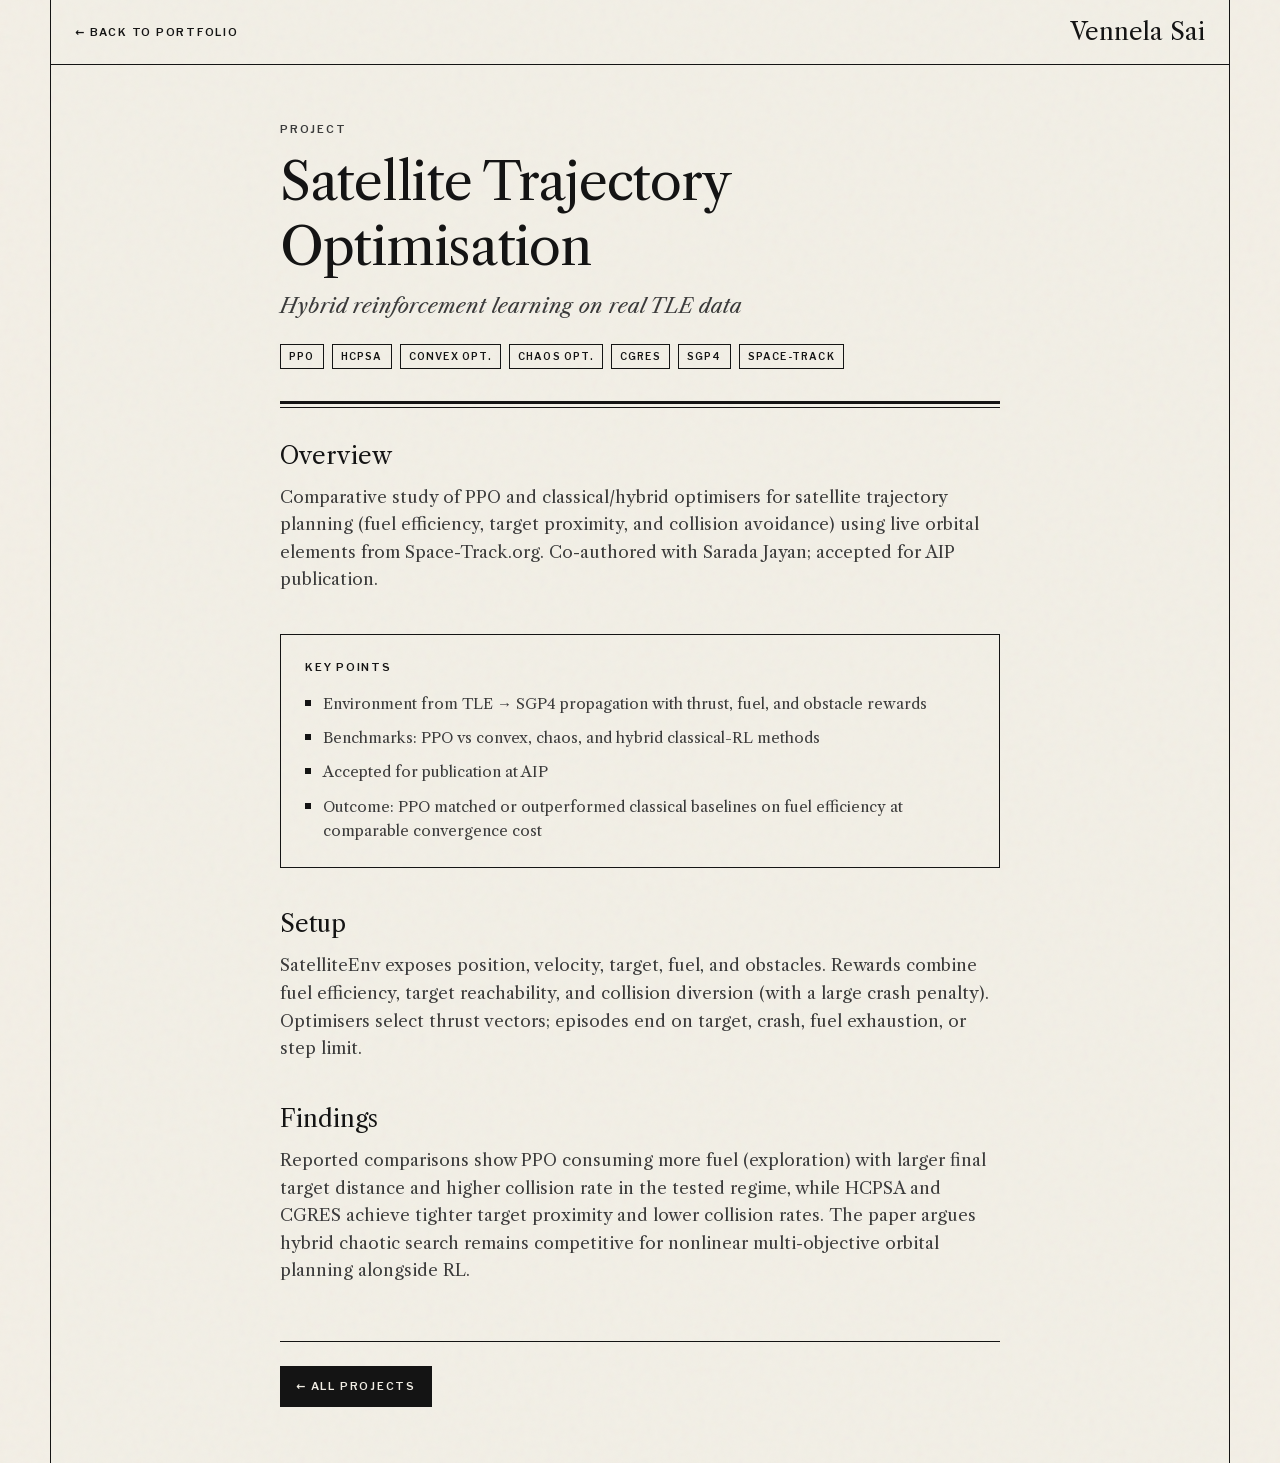
<file: projects/satellite-orbit.html>
<!DOCTYPE html><html lang="en" class="libre_caslon_text_664c8913-module__vTSmIG__variable libre_franklin_35763b-module__DUhCHW__variable h-full"><head><meta charSet="utf-8"/><meta name="viewport" content="width=device-width, initial-scale=1"/><link rel="preload" href="/_next/static/media/0f44b6394d723b98-s.p.24ir78z669k58.woff2" as="font" crossorigin="" type="font/woff2"/><link rel="preload" href="/_next/static/media/37afeb4e0885cb1d-s.p.34pxs3l5kt36m.woff2" as="font" crossorigin="" type="font/woff2"/><link rel="preload" href="/_next/static/media/8a4bb24664ac8500-s.p.2_7gz-nbwppeo.woff2" as="font" crossorigin="" type="font/woff2"/><link rel="preload" href="/_next/static/media/efd23c95a9595abc-s.p.17bkc83it2-u9.woff2" as="font" crossorigin="" type="font/woff2"/><link rel="stylesheet" href="/_next/static/chunks/20rotd9jgol87.css" data-precedence="next"/><link rel="preload" as="script" fetchPriority="low" href="/_next/static/chunks/310vm2bl3xxpt.js"/><script src="/_next/static/chunks/19mx3mg6lkumu.js" async=""></script><script src="/_next/static/chunks/08ttfj81-47mu.js" async=""></script><script src="/_next/static/chunks/33lvy7m3xh_8r.js" async=""></script><script src="/_next/static/chunks/turbopack-1oxxg6ndri9p_.js" async=""></script><script src="/_next/static/chunks/0h2qsuyze9ds1.js" async="" crossorigin=""></script><script src="/_next/static/chunks/22i43cg4l4-dq.js" async="" crossorigin=""></script><title>Satellite Trajectory Optimisation | Vennela Sai</title><meta name="description" content="Comparative study of PPO and classical/hybrid optimisers for satellite trajectory planning (fuel efficiency, target proximity, and collision avoidance) using li"/><link rel="icon" href="/favicon.ico?favicon.2vob68tjqpejf.ico" sizes="256x256" type="image/x-icon"/><meta name="next-size-adjust" content=""/><script src="/_next/static/chunks/0cz1d0mv5g_q7.js" noModule=""></script></head><body class="min-h-full font-sans antialiased"><div hidden=""><!--$--><!--/$--></div><div class="paper-noise min-h-screen bg-paper"><div class="mx-auto min-h-screen max-w-[1180px] border-x border-ink bg-paper/80"><header class="flex items-center justify-between border-b border-ink px-4 py-4 sm:px-6"><a class="text-[11px] font-semibold tracking-[0.16em] text-ink uppercase underline-offset-4 hover:underline" href="/#work">← Back to portfolio</a><a class="font-serif text-xl text-ink sm:text-2xl" href="/">Vennela Sai</a></header><article class="mx-auto max-w-3xl px-4 py-10 sm:px-6 sm:py-14"><p class="text-[11px] font-semibold tracking-[0.16em] text-ink-soft uppercase">Project</p><h1 class="mt-3 font-serif text-[clamp(2rem,5vw,3.25rem)] leading-tight tracking-tight text-ink">Satellite Trajectory Optimisation</h1><p class="mt-3 font-serif text-xl text-ink-soft italic">Hybrid reinforcement learning on real TLE data</p><div class="mt-6 flex flex-wrap gap-2"><span class="border border-ink px-2 py-1 text-[10px] font-semibold tracking-[0.12em] text-ink uppercase">PPO</span><span class="border border-ink px-2 py-1 text-[10px] font-semibold tracking-[0.12em] text-ink uppercase">HCPSA</span><span class="border border-ink px-2 py-1 text-[10px] font-semibold tracking-[0.12em] text-ink uppercase">Convex Opt.</span><span class="border border-ink px-2 py-1 text-[10px] font-semibold tracking-[0.12em] text-ink uppercase">Chaos Opt.</span><span class="border border-ink px-2 py-1 text-[10px] font-semibold tracking-[0.12em] text-ink uppercase">CGRES</span><span class="border border-ink px-2 py-1 text-[10px] font-semibold tracking-[0.12em] text-ink uppercase">SGP4</span><span class="border border-ink px-2 py-1 text-[10px] font-semibold tracking-[0.12em] text-ink uppercase">Space-Track</span></div><div class="double-rule mt-8"></div><section class="mt-8"><h2 class="font-serif text-2xl text-ink">Overview</h2><p class="mt-3 font-serif text-[17px] leading-relaxed text-ink-soft">Comparative study of PPO and classical/hybrid optimisers for satellite trajectory planning (fuel efficiency, target proximity, and collision avoidance) using live orbital elements from Space-Track.org. Co-authored with Sarada Jayan; accepted for AIP publication.</p></section><section class="mt-10 border border-ink p-5 sm:p-6"><h2 class="text-[11px] font-semibold tracking-[0.16em] text-ink uppercase">Key points</h2><ul class="mt-4 space-y-2.5"><li class="flex gap-3 font-serif text-[15px] leading-relaxed text-ink-soft"><span class="mt-2 h-1.5 w-1.5 shrink-0 bg-ink" aria-hidden="true"></span><span>Environment from TLE → SGP4 propagation with thrust, fuel, and obstacle rewards</span></li><li class="flex gap-3 font-serif text-[15px] leading-relaxed text-ink-soft"><span class="mt-2 h-1.5 w-1.5 shrink-0 bg-ink" aria-hidden="true"></span><span>Benchmarks: PPO vs convex, chaos, and hybrid classical-RL methods</span></li><li class="flex gap-3 font-serif text-[15px] leading-relaxed text-ink-soft"><span class="mt-2 h-1.5 w-1.5 shrink-0 bg-ink" aria-hidden="true"></span><span>Accepted for publication at AIP</span></li><li class="flex gap-3 font-serif text-[15px] leading-relaxed text-ink-soft"><span class="mt-2 h-1.5 w-1.5 shrink-0 bg-ink" aria-hidden="true"></span><span>Outcome: PPO matched or outperformed classical baselines on fuel efficiency at comparable convergence cost</span></li></ul></section><section class="mt-10"><h2 class="font-serif text-2xl text-ink">Setup</h2><div class="mt-3 space-y-4"><p class="font-serif text-[17px] leading-relaxed text-ink-soft">SatelliteEnv exposes position, velocity, target, fuel, and obstacles. Rewards combine fuel efficiency, target reachability, and collision diversion (with a large crash penalty). Optimisers select thrust vectors; episodes end on target, crash, fuel exhaustion, or step limit.</p></div></section><section class="mt-10"><h2 class="font-serif text-2xl text-ink">Findings</h2><div class="mt-3 space-y-4"><p class="font-serif text-[17px] leading-relaxed text-ink-soft">Reported comparisons show PPO consuming more fuel (exploration) with larger final target distance and higher collision rate in the tested regime, while HCPSA and CGRES achieve tighter target proximity and lower collision rates. The paper argues hybrid chaotic search remains competitive for nonlinear multi-objective orbital planning alongside RL.</p></div></section><div class="mt-14 border-t border-ink pt-6"><a class="inline-flex bg-ink px-4 py-3 text-[11px] font-semibold tracking-[0.16em] text-paper uppercase transition hover:bg-ink-soft" href="/#work">← All projects</a></div></article></div></div><!--$--><!--/$--><script src="/_next/static/chunks/310vm2bl3xxpt.js" id="_R_" async=""></script><script>(self.__next_f=self.__next_f||[]).push([0])</script><script>self.__next_f.push([1,"1:\"$Sreact.fragment\"\n2:I[39756,[\"/_next/static/chunks/0h2qsuyze9ds1.js\"],\"default\"]\n3:I[37457,[\"/_next/static/chunks/0h2qsuyze9ds1.js\"],\"default\"]\n5:I[97367,[\"/_next/static/chunks/0h2qsuyze9ds1.js\"],\"OutletBoundary\"]\n6:\"$Sreact.suspense\"\n9:I[97367,[\"/_next/static/chunks/0h2qsuyze9ds1.js\"],\"ViewportBoundary\"]\nb:I[97367,[\"/_next/static/chunks/0h2qsuyze9ds1.js\"],\"MetadataBoundary\"]\nd:I[68027,[\"/_next/static/chunks/0h2qsuyze9ds1.js\"],\"default\",1]\n:HL[\"/_next/static/chunks/20rotd9jgol87.css\",\"style\"]\n:HL[\"/_next/static/media/0f44b6394d723b98-s.p.24ir78z669k58.woff2\",\"font\",{\"crossOrigin\":\"\",\"type\":\"font/woff2\"}]\n:HL[\"/_next/static/media/37afeb4e0885cb1d-s.p.34pxs3l5kt36m.woff2\",\"font\",{\"crossOrigin\":\"\",\"type\":\"font/woff2\"}]\n:HL[\"/_next/static/media/8a4bb24664ac8500-s.p.2_7gz-nbwppeo.woff2\",\"font\",{\"crossOrigin\":\"\",\"type\":\"font/woff2\"}]\n:HL[\"/_next/static/media/efd23c95a9595abc-s.p.17bkc83it2-u9.woff2\",\"font\",{\"crossOrigin\":\"\",\"type\":\"font/woff2\"}]\n8:X\n0:{\"P\":null,\"c\":[\"\",\"projects\",\"satellite-orbit\"],\"q\":\"\",\"i\":false,\"f\":[[[\"\",{\"children\":[\"projects\",{\"children\":[[\"slug\",\"satellite-orbit\",\"d\",[]],{\"children\":[\"__PAGE__\",{},\"$undefined\",\"$undefined\",4608]},\"$undefined\",\"$undefined\",4608]},\"$undefined\",\"$undefined\",4608]},\"$undefined\",\"$undefined\",4624],[[\"$\",\"$1\",\"c\",{\"children\":[[[\"$\",\"link\",\"0\",{\"rel\":\"stylesheet\",\"href\":\"/_next/static/chunks/20rotd9jgol87.css\",\"precedence\":\"next\",\"crossOrigin\":\"$undefined\",\"nonce\":\"$undefined\"}],[\"$\",\"script\",\"script-0\",{\"src\":\"/_next/static/chunks/0h2qsuyze9ds1.js\",\"async\":true,\"nonce\":\"$undefined\"}]],[\"$\",\"html\",null,{\"lang\":\"en\",\"className\":\"libre_caslon_text_664c8913-module__vTSmIG__variable libre_franklin_35763b-module__DUhCHW__variable h-full\",\"children\":[\"$\",\"body\",null,{\"className\":\"min-h-full font-sans antialiased\",\"children\":[\"$\",\"$L2\",null,{\"parallelRouterKey\":\"children\",\"error\":\"$undefined\",\"errorStyles\":\"$undefined\",\"errorScripts\":\"$undefined\",\"template\":[\"$\",\"$L3\",null,{}],\"templateStyles\":\"$undefined\",\"templateScripts\":\"$undefined\",\"notFound\":[[[\"$\",\"title\",null,{\"children\":\"404: This page could not be found.\"}],[\"$\",\"div\",null,{\"style\":{\"fontFamily\":\"system-ui,\\\"Segoe UI\\\",Roboto,Helvetica,Arial,sans-serif,\\\"Apple Color Emoji\\\",\\\"Segoe UI Emoji\\\"\",\"height\":\"100vh\",\"textAlign\":\"center\",\"display\":\"flex\",\"flexDirection\":\"column\",\"alignItems\":\"center\",\"justifyContent\":\"center\"},\"children\":[\"$\",\"div\",null,{\"children\":[[\"$\",\"style\",null,{\"dangerouslySetInnerHTML\":{\"__html\":\"body{color:#000;background:#fff;margin:0}.next-error-h1{border-right:1px solid rgba(0,0,0,.3)}@media (prefers-color-scheme:dark){body{color:#fff;background:#000}.next-error-h1{border-right:1px solid rgba(255,255,255,.3)}}\"}}],[\"$\",\"h1\",null,{\"className\":\"next-error-h1\",\"style\":{\"display\":\"inline-block\",\"margin\":\"0 20px 0 0\",\"padding\":\"0 23px 0 0\",\"fontSize\":24,\"fontWeight\":500,\"verticalAlign\":\"top\",\"lineHeight\":\"49px\"},\"children\":404}],[\"$\",\"div\",null,{\"style\":{\"display\":\"inline-block\"},\"children\":[\"$\",\"h2\",null,{\"style\":{\"fontSize\":14,\"fontWeight\":400,\"lineHeight\":\"49px\",\"margin\":0},\"children\":\"This page could not be found.\"}]}]]}]}]],[]],\"forbidden\":\"$undefined\",\"unauthorized\":\"$undefined\"}]}]}]]}],{\"children\":[[\"$\",\"$1\",\"c\",{\"children\":[null,[\"$\",\"$L2\",null,{\"parallelRouterKey\":\"children\",\"error\":\"$undefined\",\"errorStyles\":\"$undefined\",\"errorScripts\":\"$undefined\",\"template\":[\"$\",\"$L3\",null,{}],\"templateStyles\":\"$undefined\",\"templateScripts\":\"$undefined\",\"notFound\":\"$undefined\",\"forbidden\":\"$undefined\",\"unauthorized\":\"$undefined\"}]]}],{\"children\":[[\"$\",\"$1\",\"c\",{\"children\":[null,[\"$\",\"$L2\",null,{\"parallelRouterKey\":\"children\",\"error\":\"$undefined\",\"errorStyles\":\"$undefined\",\"errorScripts\":\"$undefined\",\"template\":[\"$\",\"$L3\",null,{}],\"templateStyles\":\"$undefined\",\"templateScripts\":\"$undefined\",\"notFound\":\"$undefined\",\"forbidden\":\"$undefined\",\"unauthorized\":\"$undefined\"}]]}],{\"children\":[[\"$\",\"$1\",\"c\",{\"children\":[\"$L4\",[[\"$\",\"script\",\"script-0\",{\"src\":\"/_next/static/chunks/22i43cg4l4-dq.js\",\"async\":true,\"nonce\":\"$undefined\"}]],[\"$\",\"$L5\",null,{\"children\":[\"$\",\"$6\",null,{\"name\":\"Next.MetadataOutlet\",\"children\":\"$@7\"}]}]]}],{},null,false,null]},null,false,\"$8\"]},null,false,\"$8\"]},null,false,null],[\"$\",\"$1\",\"h\",{\"children\":[null,[\"$\",\"$L9\",null,{\"children\":\"$La\"}],[\"$\",\"div\",null,{\"hidden\":true,\"children\":[\"$\",\"$Lb\",null,{\"children\":[\"$\",\"$6\",null,{\"name\":\"Next.Metadata\",\"children\":\"$Lc\"}]}]}],[\"$\",\"meta\",null,{\"name\":\"next-size-adjust\",\"content\":\"\"}]]}],false]],\"m\":\"$undefined\",\"G\":[\"$d\",[[\"$\",\"link\",\"0\",{\"rel\":\"stylesheet\",\"href\":\"/_next/static/chunks/20rotd9jgol87.css\",\"precedence\":\"next\",\"crossOrigin\":\"$undefined\",\"nonce\":\"$undefined\"}]]],\"S\":true,\"h\":null,\"r\":\"$undefined\",\"s\":\"$undefined\",\"a\":\"$undefined\",\"l\":\"$undefined\",\"p\":\"$undefined\",\"d\":\"$undefined\",\"b\":\"bFXZyl7-N0jBWMAaGHxyv\"}\ne:I[22016,[\"/_next/static/chunks/0h2qsuyze9ds1.js\",\"/_next/static/chunks/22i43cg4l4-dq.js\"],\"\"]\n8:C\n4:[\"$\",\"div\",null,{\"className\":\"paper-noise min-h-screen bg-paper\",\"children\":[\"$\",\"div\",null,{\"className\":\"mx-auto min-h-screen max-w-[1180px] border-x border-ink bg-paper/80\",\"children\":[[\"$\",\"header\",null,{\"className\":\"flex items-center justify-between border-b border-ink px-4 py-4 sm:px-6\",\"children\":[[\"$\",\"$Le\",null,{\"href\":\"/#work\",\"className\":\"text-[11px] font-semibold tracking-[0.16em] text-ink uppercase underline-offset-4 hover:underline\",\"children\":\"← Back to portfolio\"}],[\"$\",\"$Le\",null,{\"href\":\"/\",\"className\":\"font-serif text-xl text-ink sm:text-2xl\",\"children\":\"Vennela Sai\"}]]}],[\"$\",\"article\",null,{\"className\":\"mx-auto max-w-3xl px-4 py-10 sm:px-6 sm:py-14\",\"children\":[[\"$\",\"p\",null,{\"className\":\"text-[11px] font-semibold tracking-[0.16em] text-ink-soft uppercase\",\"children\":\"Project\"}],[\"$\",\"h1\",null,{\"className\":\"mt-3 font-serif text-[clamp(2rem,5vw,3.25rem)] leading-tight tracking-tight text-ink\",\"children\":\"Satellite Trajectory Optimisation\"}],[\"$\",\"p\",null,{\"className\":\"mt-3 font-serif text-xl text-ink-soft italic\",\"children\":\"Hybrid reinforcement learning on real TLE data\"}],[\"$\",\"div\",null,{\"className\":\"mt-6 flex flex-wrap gap-2\",\"children\":[[\"$\",\"span\",\"PPO\",{\"className\":\"border border-ink px-2 py-1 text-[10px] font-semibold tracking-[0.12em] text-ink uppercase\",\"children\":\"PPO\"}],[\"$\",\"span\",\"HCPSA\",{\"className\":\"border border-ink px-2 py-1 text-[10px] font-semibold tracking-[0.12em] text-ink uppercase\",\"children\":\"HCPSA\"}],[\"$\",\"span\",\"Convex Opt.\",{\"className\":\"border border-ink px-2 py-1 text-[10px] font-semibold tracking-[0.12em] text-ink uppercase\",\"children\":\"Convex Opt.\"}],[\"$\",\"span\",\"Chaos Opt.\",{\"className\":\"border border-ink px-2 py-1 text-[10px] font-semibold tracking-[0.12em] text-ink uppercase\",\"children\":\"Chaos Opt.\"}],[\"$\",\"span\",\"CGRES\",{\"className\":\"border border-ink px-2 py-1 text-[10px] font-semibold tracking-[0.12em] text-ink uppercase\",\"children\":\"CGRES\"}],[\"$\",\"span\",\"SGP4\",{\"className\":\"border border-ink px-2 py-1 text-[10px] font-semibold tracking-[0.12em] text-ink uppercase\",\"children\":\"SGP4\"}],[\"$\",\"span\",\"Space-Track\",{\"className\":\"border border-ink px-2 py-1 text-[10px] font-semibold tracking-[0.12em] text-ink uppercase\",\"children\":\"Space-Track\"}]]}],[\"$\",\"div\",null,{\"className\":\"double-rule mt-8\"}],[\"$\",\"section\",null,{\"className\":\"mt-8\",\"children\":[[\"$\",\"h2\",null,{\"className\":\"font-serif text-2xl text-ink\",\"children\":\"Overview\"}],[\"$\",\"p\",null,{\"className\":\"mt-3 font-serif text-[17px] leading-relaxed text-ink-soft\",\"children\":\"Comparative study of PPO and classical/hybrid optimisers for satellite trajectory planning (fuel efficiency, target proximity, and collision avoidance) using live orbital elements from Space-Track.org. Co-authored with Sarada Jayan; accepted for AIP publication.\"}]]}],[\"$\",\"section\",null,{\"className\":\"mt-10 border border-ink p-5 sm:p-6\",\"children\":[[\"$\",\"h2\",null,{\"className\":\"text-[11px] font-semibold tracking-[0.16em] text-ink uppercase\",\"children\":\"Key points\"}],[\"$\",\"ul\",null,{\"className\":\"mt-4 space-y-2.5\",\"children\":[[\"$\",\"li\",\"Environment from TLE → SGP4 propagation with thrust, fuel, and obstacle rewards\",{\"className\":\"flex gap-3 font-serif text-[15px] leading-relaxed text-ink-soft\",\"children\":[[\"$\",\"span\",null,{\"className\":\"mt-2 h-1.5 w-1.5 shrink-0 bg-ink\",\"aria-hidden\":true}],[\"$\",\"span\",null,{\"children\":\"Environment from TLE → SGP4 propagation with thrust, fuel, and obstacle rewards\"}]]}],[\"$\",\"li\",\"Benchmarks: PPO vs convex, chaos, and hybrid classical-RL methods\",{\"className\":\"flex gap-3 font-serif text-[15px] leading-relaxed text-ink-soft\",\"children\":[[\"$\",\"span\",null,{\"className\":\"mt-2 h-1.5 w-1.5 shrink-0 bg-ink\",\"aria-hidden\":true}],[\"$\",\"span\",null,{\"children\":\"Benchmarks: PPO vs convex, chaos, and hybrid classical-RL methods\"}]]}],[\"$\",\"li\",\"Accepted for publication at AIP\",{\"className\":\"flex gap-3 font-serif text-[15px] leading-relaxed text-ink-soft\",\"children\":[\"$Lf\",\"$L10\"]}],\"$L11\"]}]]}],[\"$L12\",\"$L13\"],\"$L14\"]}]]}]}]\nf:[\"$\",\"span\",null,{\"className\":\"mt-2 h-1.5 w-1.5 shrink-0 bg-ink\",\"aria-hidden\":true}]\n10:[\"$\",\"span\",null,{\"children\":\"Accepted for publication at AIP\"}]\n11:[\"$\",\"li\",\"Outcome: PPO matched or outperformed classical baselines on fuel efficiency at comparable convergence cost\",{\"className\":\"flex gap-3 font-serif text-[15px] leading-relaxed text-ink-soft\",\"children\":[[\"$\",\"span\",null,{\"className\":\"mt-2 h-1.5 w-1.5 shrink-0 bg-ink\",\"aria-hidden\":true}],[\"$\",\"span\",null,{\"children\":\"Outcome: PPO matched or outperformed classical baselines on fuel efficiency at comparable convergence cost\"}]]}]\n12:[\"$\",\"section\",\"Setup\",{\"className\":\"mt-10\",\"children\":[[\"$\",\"h2\",null,{\"className\":\"font-serif text-2xl text-ink\",\"children\":\"Setup\"}],[\"$\",\"div\",null,{\"className\":\"mt-3 space-y-4\",\"children\":[[\"$\",\"p\",\"SatelliteEnv exposes position, velocity,\",{\"className\":\"font-serif text-[17px] leading-relaxed text-ink-soft\",\"children\":\"SatelliteEnv exposes position, velocity, target, fuel, and obstacles. Rewards combine fuel efficiency, target reachability, and collision diversion (with a large crash penalty). Optimisers select thrust vectors; episodes end on target, crash, fuel exhaustion, or step limit.\"}]]}]]}]\n13:[\"$\",\"section\",\"Findings\",{\"className\":\"mt-10\",\"children\":[[\"$\",\"h2\",null,{\"className\":\"font-serif text-2xl text-ink\",\"children\":\"Findings\"}],[\"$\",\"div\",null,{\"className\":\"mt-3 space-y-4\",\"children\":[[\"$\",\"p\",\"Reported comparisons show PPO consuming \",{\"className\":\"font-serif text-[17px] leading-relaxed text-ink-soft\",\"children\":\"Reported comparisons show PPO consuming more fuel (exploration) with larger final target distance and higher collision rate in the tested regime, while HCPSA and CGRES achieve tighter target proximity and lower collision rates. The paper argues hybrid chaotic search remains competitive for nonlinear multi-objective orbital planning alongside RL.\"}]]}]]}]\n14:[\"$\",\"div\",null,{\"className\":\"mt-14 border-t border-ink pt-6\",\"children\":[\"$\",\"$Le\",null,{\"href\":\"/#work\",\"className\":\"inline-flex bg-ink px-4 py-3 text-[11px] font-semibold tracking-[0.16em] text-paper uppercase transition hover:bg-ink-soft\",\"children\":\"← All projects\"}]}]\na:[[\"$\",\"meta\",\"0\",{\"charSet\":\"utf-8\"}],[\"$\",\"meta\",\"1\",{\"name\":\"viewport\",\"content\":\"width=device-width, initial-scale=1\"}]]\n15:I[27201,[\"/_next/static/chunks/0h2qsuyze9ds1.js\"],\"IconMark\"]\n7:null\nc:[[\"$\",\"title\",\"0\",{\"children\":\"Satellite Trajectory Optimisation | Vennela Sai\"}],[\"$\",\"meta\",\"1\",{\"name\":\"description\",\"content\":\"Comparative study of PPO and classical/hybrid optimisers for satellite trajectory planning (fuel efficiency, target proximity, and collision avoidance) using li\"}],[\"$\",\"link\",\"2\",{\"rel\":\"icon\",\"href\":\"/favicon.ico?favicon.2vob68tjqpejf.ico\",\"sizes\":\"256x256\",\"type\":\"image/x-icon\"}],[\"$\",\"$L15\",\"3\",{}]]\n"])</script></body></html>
</file>
<file: _next/static/chunks/20rotd9jgol87.css>
@font-face{font-family:Libre Caslon Text;font-style:italic;font-weight:400;font-display:swap;src:url(../media/403708df4588081a-s.0gcpnt4m-5s5j.woff2)format("woff2");unicode-range:U+100-2BA,U+2BD-2C5,U+2C7-2CC,U+2CE-2D7,U+2DD-2FF,U+304,U+308,U+329,U+1D00-1DBF,U+1E00-1E9F,U+1EF2-1EFF,U+2020,U+20A0-20AB,U+20AD-20C0,U+2113,U+2C60-2C7F,U+A720-A7FF}@font-face{font-family:Libre Caslon Text;font-style:italic;font-weight:400;font-display:swap;src:url(../media/0f44b6394d723b98-s.p.24ir78z669k58.woff2)format("woff2");unicode-range:U+??,U+131,U+152-153,U+2BB-2BC,U+2C6,U+2DA,U+2DC,U+304,U+308,U+329,U+2000-206F,U+20AC,U+2122,U+2191,U+2193,U+2212,U+2215,U+FEFF,U+FFFD}@font-face{font-family:Libre Caslon Text;font-style:normal;font-weight:400;font-display:swap;src:url(../media/54cffa2be332103c-s.411aav-9w-aoh.woff2)format("woff2");unicode-range:U+100-2BA,U+2BD-2C5,U+2C7-2CC,U+2CE-2D7,U+2DD-2FF,U+304,U+308,U+329,U+1D00-1DBF,U+1E00-1E9F,U+1EF2-1EFF,U+2020,U+20A0-20AB,U+20AD-20C0,U+2113,U+2C60-2C7F,U+A720-A7FF}@font-face{font-family:Libre Caslon Text;font-style:normal;font-weight:400;font-display:swap;src:url(../media/37afeb4e0885cb1d-s.p.34pxs3l5kt36m.woff2)format("woff2");unicode-range:U+??,U+131,U+152-153,U+2BB-2BC,U+2C6,U+2DA,U+2DC,U+304,U+308,U+329,U+2000-206F,U+20AC,U+2122,U+2191,U+2193,U+2212,U+2215,U+FEFF,U+FFFD}@font-face{font-family:Libre Caslon Text;font-style:normal;font-weight:700;font-display:swap;src:url(../media/10a9535b0856840c-s.15b7ujq1icu3o.woff2)format("woff2");unicode-range:U+100-2BA,U+2BD-2C5,U+2C7-2CC,U+2CE-2D7,U+2DD-2FF,U+304,U+308,U+329,U+1D00-1DBF,U+1E00-1E9F,U+1EF2-1EFF,U+2020,U+20A0-20AB,U+20AD-20C0,U+2113,U+2C60-2C7F,U+A720-A7FF}@font-face{font-family:Libre Caslon Text;font-style:normal;font-weight:700;font-display:swap;src:url(../media/efd23c95a9595abc-s.p.17bkc83it2-u9.woff2)format("woff2");unicode-range:U+??,U+131,U+152-153,U+2BB-2BC,U+2C6,U+2DA,U+2DC,U+304,U+308,U+329,U+2000-206F,U+20AC,U+2122,U+2191,U+2193,U+2212,U+2215,U+FEFF,U+FFFD}@font-face{font-family:Libre Caslon Text Fallback;src:local(Times New Roman);ascent-override:82.44%;descent-override:22.1%;line-gap-override:0.0%;size-adjust:117.66%}.libre_caslon_text_664c8913-module__vTSmIG__className{font-family:Libre Caslon Text,Libre Caslon Text Fallback}.libre_caslon_text_664c8913-module__vTSmIG__variable{--font-caslon:"Libre Caslon Text", "Libre Caslon Text Fallback"}
@font-face{font-family:Libre Franklin;font-style:normal;font-weight:400;font-display:swap;src:url(../media/61b2b84ab35dead5-s.3ujxbuh3-3abj.woff2)format("woff2");unicode-range:U+460-52F,U+1C80-1C8A,U+20B4,U+2DE0-2DFF,U+A640-A69F,U+FE2E-FE2F}@font-face{font-family:Libre Franklin;font-style:normal;font-weight:400;font-display:swap;src:url(../media/eba33977c8ed1a9d-s.2bkt209vmlsr6.woff2)format("woff2");unicode-range:U+301,U+400-45F,U+490-491,U+4B0-4B1,U+2116}@font-face{font-family:Libre Franklin;font-style:normal;font-weight:400;font-display:swap;src:url(../media/6a1997311f9003a9-s.18-5_2n-rl46i.woff2)format("woff2");unicode-range:U+102-103,U+110-111,U+128-129,U+168-169,U+1A0-1A1,U+1AF-1B0,U+300-301,U+303-304,U+308-309,U+323,U+329,U+1EA0-1EF9,U+20AB}@font-face{font-family:Libre Franklin;font-style:normal;font-weight:400;font-display:swap;src:url(../media/2245c258b0d2c062-s.2eb4s6ll1afkj.woff2)format("woff2");unicode-range:U+100-2BA,U+2BD-2C5,U+2C7-2CC,U+2CE-2D7,U+2DD-2FF,U+304,U+308,U+329,U+1D00-1DBF,U+1E00-1E9F,U+1EF2-1EFF,U+2020,U+20A0-20AB,U+20AD-20C0,U+2113,U+2C60-2C7F,U+A720-A7FF}@font-face{font-family:Libre Franklin;font-style:normal;font-weight:400;font-display:swap;src:url(../media/8a4bb24664ac8500-s.p.2_7gz-nbwppeo.woff2)format("woff2");unicode-range:U+??,U+131,U+152-153,U+2BB-2BC,U+2C6,U+2DA,U+2DC,U+304,U+308,U+329,U+2000-206F,U+20AC,U+2122,U+2191,U+2193,U+2212,U+2215,U+FEFF,U+FFFD}@font-face{font-family:Libre Franklin;font-style:normal;font-weight:500;font-display:swap;src:url(../media/61b2b84ab35dead5-s.3ujxbuh3-3abj.woff2)format("woff2");unicode-range:U+460-52F,U+1C80-1C8A,U+20B4,U+2DE0-2DFF,U+A640-A69F,U+FE2E-FE2F}@font-face{font-family:Libre Franklin;font-style:normal;font-weight:500;font-display:swap;src:url(../media/eba33977c8ed1a9d-s.2bkt209vmlsr6.woff2)format("woff2");unicode-range:U+301,U+400-45F,U+490-491,U+4B0-4B1,U+2116}@font-face{font-family:Libre Franklin;font-style:normal;font-weight:500;font-display:swap;src:url(../media/6a1997311f9003a9-s.18-5_2n-rl46i.woff2)format("woff2");unicode-range:U+102-103,U+110-111,U+128-129,U+168-169,U+1A0-1A1,U+1AF-1B0,U+300-301,U+303-304,U+308-309,U+323,U+329,U+1EA0-1EF9,U+20AB}@font-face{font-family:Libre Franklin;font-style:normal;font-weight:500;font-display:swap;src:url(../media/2245c258b0d2c062-s.2eb4s6ll1afkj.woff2)format("woff2");unicode-range:U+100-2BA,U+2BD-2C5,U+2C7-2CC,U+2CE-2D7,U+2DD-2FF,U+304,U+308,U+329,U+1D00-1DBF,U+1E00-1E9F,U+1EF2-1EFF,U+2020,U+20A0-20AB,U+20AD-20C0,U+2113,U+2C60-2C7F,U+A720-A7FF}@font-face{font-family:Libre Franklin;font-style:normal;font-weight:500;font-display:swap;src:url(../media/8a4bb24664ac8500-s.p.2_7gz-nbwppeo.woff2)format("woff2");unicode-range:U+??,U+131,U+152-153,U+2BB-2BC,U+2C6,U+2DA,U+2DC,U+304,U+308,U+329,U+2000-206F,U+20AC,U+2122,U+2191,U+2193,U+2212,U+2215,U+FEFF,U+FFFD}@font-face{font-family:Libre Franklin;font-style:normal;font-weight:600;font-display:swap;src:url(../media/61b2b84ab35dead5-s.3ujxbuh3-3abj.woff2)format("woff2");unicode-range:U+460-52F,U+1C80-1C8A,U+20B4,U+2DE0-2DFF,U+A640-A69F,U+FE2E-FE2F}@font-face{font-family:Libre Franklin;font-style:normal;font-weight:600;font-display:swap;src:url(../media/eba33977c8ed1a9d-s.2bkt209vmlsr6.woff2)format("woff2");unicode-range:U+301,U+400-45F,U+490-491,U+4B0-4B1,U+2116}@font-face{font-family:Libre Franklin;font-style:normal;font-weight:600;font-display:swap;src:url(../media/6a1997311f9003a9-s.18-5_2n-rl46i.woff2)format("woff2");unicode-range:U+102-103,U+110-111,U+128-129,U+168-169,U+1A0-1A1,U+1AF-1B0,U+300-301,U+303-304,U+308-309,U+323,U+329,U+1EA0-1EF9,U+20AB}@font-face{font-family:Libre Franklin;font-style:normal;font-weight:600;font-display:swap;src:url(../media/2245c258b0d2c062-s.2eb4s6ll1afkj.woff2)format("woff2");unicode-range:U+100-2BA,U+2BD-2C5,U+2C7-2CC,U+2CE-2D7,U+2DD-2FF,U+304,U+308,U+329,U+1D00-1DBF,U+1E00-1E9F,U+1EF2-1EFF,U+2020,U+20A0-20AB,U+20AD-20C0,U+2113,U+2C60-2C7F,U+A720-A7FF}@font-face{font-family:Libre Franklin;font-style:normal;font-weight:600;font-display:swap;src:url(../media/8a4bb24664ac8500-s.p.2_7gz-nbwppeo.woff2)format("woff2");unicode-range:U+??,U+131,U+152-153,U+2BB-2BC,U+2C6,U+2DA,U+2DC,U+304,U+308,U+329,U+2000-206F,U+20AC,U+2122,U+2191,U+2193,U+2212,U+2215,U+FEFF,U+FFFD}@font-face{font-family:Libre Franklin;font-style:normal;font-weight:700;font-display:swap;src:url(../media/61b2b84ab35dead5-s.3ujxbuh3-3abj.woff2)format("woff2");unicode-range:U+460-52F,U+1C80-1C8A,U+20B4,U+2DE0-2DFF,U+A640-A69F,U+FE2E-FE2F}@font-face{font-family:Libre Franklin;font-style:normal;font-weight:700;font-display:swap;src:url(../media/eba33977c8ed1a9d-s.2bkt209vmlsr6.woff2)format("woff2");unicode-range:U+301,U+400-45F,U+490-491,U+4B0-4B1,U+2116}@font-face{font-family:Libre Franklin;font-style:normal;font-weight:700;font-display:swap;src:url(../media/6a1997311f9003a9-s.18-5_2n-rl46i.woff2)format("woff2");unicode-range:U+102-103,U+110-111,U+128-129,U+168-169,U+1A0-1A1,U+1AF-1B0,U+300-301,U+303-304,U+308-309,U+323,U+329,U+1EA0-1EF9,U+20AB}@font-face{font-family:Libre Franklin;font-style:normal;font-weight:700;font-display:swap;src:url(../media/2245c258b0d2c062-s.2eb4s6ll1afkj.woff2)format("woff2");unicode-range:U+100-2BA,U+2BD-2C5,U+2C7-2CC,U+2CE-2D7,U+2DD-2FF,U+304,U+308,U+329,U+1D00-1DBF,U+1E00-1E9F,U+1EF2-1EFF,U+2020,U+20A0-20AB,U+20AD-20C0,U+2113,U+2C60-2C7F,U+A720-A7FF}@font-face{font-family:Libre Franklin;font-style:normal;font-weight:700;font-display:swap;src:url(../media/8a4bb24664ac8500-s.p.2_7gz-nbwppeo.woff2)format("woff2");unicode-range:U+??,U+131,U+152-153,U+2BB-2BC,U+2C6,U+2DA,U+2DC,U+304,U+308,U+329,U+2000-206F,U+20AC,U+2122,U+2191,U+2193,U+2212,U+2215,U+FEFF,U+FFFD}@font-face{font-family:Libre Franklin Fallback;src:local(Arial);ascent-override:92.61%;descent-override:23.58%;line-gap-override:0.0%;size-adjust:104.31%}.libre_franklin_35763b-module__DUhCHW__className{font-family:Libre Franklin,Libre Franklin Fallback;font-style:normal}.libre_franklin_35763b-module__DUhCHW__variable{--font-franklin:"Libre Franklin", "Libre Franklin Fallback"}
@layer properties{@supports (((-webkit-hyphens:none)) and (not (margin-trim:inline))) or ((-moz-orient:inline) and (not (color:rgb(from red r g b)))){*,:before,:after,::backdrop{--tw-space-y-reverse:0;--tw-divide-y-reverse:0;--tw-border-style:solid;--tw-leading:initial;--tw-font-weight:initial;--tw-tracking:initial;--tw-shadow:0 0 #0000;--tw-shadow-color:initial;--tw-shadow-alpha:100%;--tw-inset-shadow:0 0 #0000;--tw-inset-shadow-color:initial;--tw-inset-shadow-alpha:100%;--tw-ring-color:initial;--tw-ring-shadow:0 0 #0000;--tw-inset-ring-color:initial;--tw-inset-ring-shadow:0 0 #0000;--tw-ring-inset:initial;--tw-ring-offset-width:0px;--tw-ring-offset-color:#fff;--tw-ring-offset-shadow:0 0 #0000;--tw-backdrop-blur:initial;--tw-backdrop-brightness:initial;--tw-backdrop-contrast:initial;--tw-backdrop-grayscale:initial;--tw-backdrop-hue-rotate:initial;--tw-backdrop-invert:initial;--tw-backdrop-opacity:initial;--tw-backdrop-saturate:initial;--tw-backdrop-sepia:initial;--tw-translate-x:0;--tw-translate-y:0;--tw-translate-z:0}}}@layer theme{:root,:host{--font-mono:ui-monospace, SFMono-Regular, Menlo, Monaco, Consolas, "Liberation Mono", "Courier New", monospace;--color-black:#000;--color-white:#fff;--spacing:.25rem;--container-xl:36rem;--container-2xl:42rem;--container-3xl:48rem;--container-6xl:72rem;--text-xs:.75rem;--text-xs--line-height:calc(1 / .75);--text-sm:.875rem;--text-sm--line-height:calc(1.25 / .875);--text-base:1rem;--text-base--line-height:calc(1.5 / 1);--text-lg:1.125rem;--text-lg--line-height:calc(1.75 / 1.125);--text-xl:1.25rem;--text-xl--line-height:calc(1.75 / 1.25);--text-2xl:1.5rem;--text-2xl--line-height:calc(2 / 1.5);--text-3xl:1.875rem;--text-3xl--line-height:calc(2.25 / 1.875);--text-4xl:2.25rem;--text-4xl--line-height:calc(2.5 / 2.25);--text-5xl:3rem;--text-5xl--line-height:1;--font-weight-medium:500;--font-weight-semibold:600;--tracking-tight:-.025em;--tracking-wider:.05em;--leading-tight:1.25;--leading-relaxed:1.625;--blur-sm:8px;--default-transition-duration:.15s;--default-transition-timing-function:cubic-bezier(.4, 0, .2, 1);--default-font-family:var(--font-franklin);--default-mono-font-family:var(--font-mono)}}@layer base{*,:after,:before,::backdrop{box-sizing:border-box;border:0 solid;margin:0;padding:0}::file-selector-button{box-sizing:border-box;border:0 solid;margin:0;padding:0}html,:host{-webkit-text-size-adjust:100%;tab-size:4;line-height:1.5;font-family:var(--default-font-family,-apple-system, BlinkMacSystemFont, "Segoe UI", Roboto, "Helvetica Neue", "Noto Sans", Arial, sans-serif, "Apple Color Emoji", "Segoe UI Emoji", "Segoe UI Symbol", "Noto Color Emoji");font-feature-settings:var(--default-font-feature-settings,normal);font-variation-settings:var(--default-font-variation-settings,normal);-webkit-tap-highlight-color:transparent}hr{height:0;color:inherit;border-top-width:1px}abbr:where([title]){-webkit-text-decoration:underline dotted;text-decoration:underline dotted}h1,h2,h3,h4,h5,h6{font-size:inherit;font-weight:inherit}a{color:inherit;-webkit-text-decoration:inherit;-webkit-text-decoration:inherit;-webkit-text-decoration:inherit;-webkit-text-decoration:inherit;text-decoration:inherit}b,strong{font-weight:bolder}code,kbd,samp,pre{font-family:var(--default-mono-font-family,ui-monospace, SFMono-Regular, Menlo, Monaco, Consolas, "Liberation Mono", "Courier New", monospace);font-feature-settings:var(--default-mono-font-feature-settings,normal);font-variation-settings:var(--default-mono-font-variation-settings,normal);font-size:1em}small{font-size:80%}sub,sup{vertical-align:baseline;font-size:75%;line-height:0;position:relative}sub{bottom:-.25em}sup{top:-.5em}table{text-indent:0;border-color:inherit;border-collapse:collapse}:-moz-focusring:where(:not(iframe)){outline:auto}progress{vertical-align:baseline}summary{display:list-item}ol,ul,menu{list-style:none}img,svg,video,canvas,audio,iframe,embed,object{vertical-align:middle;display:block}img,video{max-width:100%;height:auto}button,input,select,optgroup,textarea{font:inherit;font-feature-settings:inherit;font-variation-settings:inherit;letter-spacing:inherit;color:inherit;opacity:1;background-color:#0000;border-radius:0}::file-selector-button{font:inherit;font-feature-settings:inherit;font-variation-settings:inherit;letter-spacing:inherit;color:inherit;opacity:1;background-color:#0000;border-radius:0}:where(select:is([multiple],[size])) optgroup{font-weight:bolder}:where(select:is([multiple],[size])) optgroup option{padding-inline-start:20px}::file-selector-button{margin-inline-end:4px}::placeholder{opacity:1}@supports (not ((-webkit-appearance:-apple-pay-button))) or (contain-intrinsic-size:1px){::placeholder{color:currentColor}@supports (color:color-mix(in lab, red, red)){::placeholder{color:color-mix(in oklab, currentcolor 50%, transparent)}}}textarea{resize:vertical}::-webkit-search-decoration{-webkit-appearance:none}::-webkit-date-and-time-value{min-height:1lh;text-align:inherit}::-webkit-datetime-edit{display:inline-flex}::-webkit-datetime-edit-fields-wrapper{padding:0}::-webkit-datetime-edit{padding-block:0}::-webkit-datetime-edit-year-field{padding-block:0}::-webkit-datetime-edit-month-field{padding-block:0}::-webkit-datetime-edit-day-field{padding-block:0}::-webkit-datetime-edit-hour-field{padding-block:0}::-webkit-datetime-edit-minute-field{padding-block:0}::-webkit-datetime-edit-second-field{padding-block:0}::-webkit-datetime-edit-millisecond-field{padding-block:0}::-webkit-datetime-edit-meridiem-field{padding-block:0}::-webkit-calendar-picker-indicator{line-height:1}:-moz-ui-invalid{box-shadow:none}button,input:where([type=button],[type=reset],[type=submit]){appearance:button}::file-selector-button{appearance:button}::-webkit-inner-spin-button{height:auto}::-webkit-outer-spin-button{height:auto}[hidden]:where(:not([hidden=until-found])){display:none!important}}@layer components;@layer utilities{.collapse{visibility:collapse}.visible{visibility:visible}.sr-only{clip-path:inset(50%);white-space:nowrap;border-width:0;width:1px;height:1px;margin:-1px;padding:0;position:absolute;overflow:hidden}.fixed{position:fixed}.relative{position:relative}.static{position:static}.sticky{position:sticky}.top-0{top:0}.z-40{z-index:40}.mx-4{margin-inline:calc(var(--spacing) * 4)}.mx-auto{margin-inline:auto}.mt-1{margin-top:var(--spacing)}.mt-2{margin-top:calc(var(--spacing) * 2)}.mt-3{margin-top:calc(var(--spacing) * 3)}.mt-4{margin-top:calc(var(--spacing) * 4)}.mt-5{margin-top:calc(var(--spacing) * 5)}.mt-6{margin-top:calc(var(--spacing) * 6)}.mt-7{margin-top:calc(var(--spacing) * 7)}.mt-8{margin-top:calc(var(--spacing) * 8)}.mt-10{margin-top:calc(var(--spacing) * 10)}.mt-12{margin-top:calc(var(--spacing) * 12)}.mt-14{margin-top:calc(var(--spacing) * 14)}.mb-2{margin-bottom:calc(var(--spacing) * 2)}.mb-5{margin-bottom:calc(var(--spacing) * 5)}.block{display:block}.contents{display:contents}.flex{display:flex}.grid{display:grid}.hidden{display:none}.inline-block{display:inline-block}.inline-flex{display:inline-flex}.h-1\.5{height:calc(var(--spacing) * 1.5)}.h-8{height:calc(var(--spacing) * 8)}.h-9{height:calc(var(--spacing) * 9)}.h-full{height:100%}.h-px{height:1px}.min-h-full{min-height:100%}.min-h-screen{min-height:100vh}.w-1{width:var(--spacing)}.w-1\.5{width:calc(var(--spacing) * 1.5)}.w-4{width:calc(var(--spacing) * 4)}.w-9{width:calc(var(--spacing) * 9)}.w-full{width:100%}.max-w-2xl{max-width:var(--container-2xl)}.max-w-3xl{max-width:var(--container-3xl)}.max-w-6xl{max-width:var(--container-6xl)}.max-w-\[1180px\]{max-width:1180px}.max-w-xl{max-width:var(--container-xl)}.min-w-0{min-width:0}.min-w-\[640px\]{min-width:640px}.shrink-0{flex-shrink:0}.border-collapse{border-collapse:collapse}.scroll-mt-0{scroll-margin-top:0}.grid-cols-2{grid-template-columns:repeat(2,minmax(0,1fr))}.flex-col{flex-direction:column}.flex-wrap{flex-wrap:wrap}.items-center{align-items:center}.items-end{align-items:flex-end}.justify-between{justify-content:space-between}.justify-center{justify-content:center}.gap-1{gap:var(--spacing)}.gap-2{gap:calc(var(--spacing) * 2)}.gap-3{gap:calc(var(--spacing) * 3)}.gap-4{gap:calc(var(--spacing) * 4)}.gap-5{gap:calc(var(--spacing) * 5)}.gap-6{gap:calc(var(--spacing) * 6)}.gap-8{gap:calc(var(--spacing) * 8)}:where(.space-y-2\.5>:not(:last-child)){--tw-space-y-reverse:0;margin-block-start:calc(calc(var(--spacing) * 2.5) * var(--tw-space-y-reverse));margin-block-end:calc(calc(var(--spacing) * 2.5) * calc(1 - var(--tw-space-y-reverse)))}:where(.space-y-4>:not(:last-child)){--tw-space-y-reverse:0;margin-block-start:calc(calc(var(--spacing) * 4) * var(--tw-space-y-reverse));margin-block-end:calc(calc(var(--spacing) * 4) * calc(1 - var(--tw-space-y-reverse)))}:where(.divide-y>:not(:last-child)){--tw-divide-y-reverse:0;border-bottom-style:var(--tw-border-style);border-top-style:var(--tw-border-style);border-top-width:calc(1px * var(--tw-divide-y-reverse));border-bottom-width:calc(1px * calc(1 - var(--tw-divide-y-reverse)))}:where(.divide-ink>:not(:last-child)){border-color:var(--ink)}.truncate{text-overflow:ellipsis;white-space:nowrap;overflow:hidden}.overflow-x-auto{overflow-x:auto}.border{border-style:var(--tw-border-style);border-width:1px}.border-x{border-inline-style:var(--tw-border-style);border-inline-width:1px}.border-y{border-block-style:var(--tw-border-style);border-block-width:1px}.border-t{border-top-style:var(--tw-border-style);border-top-width:1px}.border-r{border-right-style:var(--tw-border-style);border-right-width:1px}.border-b{border-bottom-style:var(--tw-border-style);border-bottom-width:1px}.border-ink{border-color:var(--ink)}.border-white\/15{border-color:#ffffff26}@supports (color:color-mix(in lab, red, red)){.border-white\/15{border-color:color-mix(in oklab, var(--color-white) 15%, transparent)}}.bg-current{background-color:currentColor}.bg-ink{background-color:var(--ink)}.bg-inverse{background-color:var(--inverse)}.bg-paper{background-color:var(--paper)}.bg-paper-deep{background-color:var(--paper-deep)}.bg-paper\/80{background-color:var(--paper)}@supports (color:color-mix(in lab, red, red)){.bg-paper\/80{background-color:color-mix(in oklab, var(--paper) 80%, transparent)}}.bg-paper\/95{background-color:var(--paper)}@supports (color:color-mix(in lab, red, red)){.bg-paper\/95{background-color:color-mix(in oklab, var(--paper) 95%, transparent)}}.bg-white\/25{background-color:#ffffff40}@supports (color:color-mix(in lab, red, red)){.bg-white\/25{background-color:color-mix(in oklab, var(--color-white) 25%, transparent)}}.fill-rule{fill:var(--rule)}.p-5{padding:calc(var(--spacing) * 5)}.px-1\.5{padding-inline:calc(var(--spacing) * 1.5)}.px-2{padding-inline:calc(var(--spacing) * 2)}.px-2\.5{padding-inline:calc(var(--spacing) * 2.5)}.px-3{padding-inline:calc(var(--spacing) * 3)}.px-4{padding-inline:calc(var(--spacing) * 4)}.py-0\.5{padding-block:calc(var(--spacing) * .5)}.py-1{padding-block:var(--spacing)}.py-2{padding-block:calc(var(--spacing) * 2)}.py-3{padding-block:calc(var(--spacing) * 3)}.py-4{padding-block:calc(var(--spacing) * 4)}.py-6{padding-block:calc(var(--spacing) * 6)}.py-7{padding-block:calc(var(--spacing) * 7)}.py-8{padding-block:calc(var(--spacing) * 8)}.py-10{padding-block:calc(var(--spacing) * 10)}.py-12{padding-block:calc(var(--spacing) * 12)}.py-14{padding-block:calc(var(--spacing) * 14)}.pt-6{padding-top:calc(var(--spacing) * 6)}.pt-8{padding-top:calc(var(--spacing) * 8)}.pt-10{padding-top:calc(var(--spacing) * 10)}.text-center{text-align:center}.text-left{text-align:left}.font-mono{font-family:var(--font-mono)}.font-sans{font-family:var(--font-franklin)}.font-serif{font-family:var(--font-caslon)}.text-2xl{font-size:var(--text-2xl);line-height:var(--tw-leading,var(--text-2xl--line-height))}.text-3xl{font-size:var(--text-3xl);line-height:var(--tw-leading,var(--text-3xl--line-height))}.text-base{font-size:var(--text-base);line-height:var(--tw-leading,var(--text-base--line-height))}.text-lg{font-size:var(--text-lg);line-height:var(--tw-leading,var(--text-lg--line-height))}.text-sm{font-size:var(--text-sm);line-height:var(--tw-leading,var(--text-sm--line-height))}.text-xl{font-size:var(--text-xl);line-height:var(--tw-leading,var(--text-xl--line-height))}.text-xs{font-size:var(--text-xs);line-height:var(--tw-leading,var(--text-xs--line-height))}.text-\[10px\]{font-size:10px}.text-\[11px\]{font-size:11px}.text-\[15px\]{font-size:15px}.text-\[17px\]{font-size:17px}.text-\[clamp\(1\.85rem\,4\.6vw\,3\.35rem\)\]{font-size:clamp(1.85rem,4.6vw,3.35rem)}.text-\[clamp\(2\.4rem\,8vw\,4\.5rem\)\]{font-size:clamp(2.4rem,8vw,4.5rem)}.text-\[clamp\(2\.6rem\,9vw\,5\.5rem\)\]{font-size:clamp(2.6rem,9vw,5.5rem)}.text-\[clamp\(2rem\,5vw\,3\.25rem\)\]{font-size:clamp(2rem,5vw,3.25rem)}.leading-\[0\.95\]{--tw-leading:.95;line-height:.95}.leading-\[1\.12\]{--tw-leading:1.12;line-height:1.12}.leading-relaxed{--tw-leading:var(--leading-relaxed);line-height:var(--leading-relaxed)}.leading-tight{--tw-leading:var(--leading-tight);line-height:var(--leading-tight)}.font-medium{--tw-font-weight:var(--font-weight-medium);font-weight:var(--font-weight-medium)}.font-semibold{--tw-font-weight:var(--font-weight-semibold);font-weight:var(--font-weight-semibold)}.tracking-\[-0\.02em\]{--tw-tracking:-.02em;letter-spacing:-.02em}.tracking-\[-0\.015em\]{--tw-tracking:-.015em;letter-spacing:-.015em}.tracking-\[0\.04em\]{--tw-tracking:.04em;letter-spacing:.04em}.tracking-\[0\.12em\]{--tw-tracking:.12em;letter-spacing:.12em}.tracking-\[0\.14em\]{--tw-tracking:.14em;letter-spacing:.14em}.tracking-\[0\.16em\]{--tw-tracking:.16em;letter-spacing:.16em}.tracking-\[0\.18em\]{--tw-tracking:.18em;letter-spacing:.18em}.tracking-\[0\.22em\]{--tw-tracking:.22em;letter-spacing:.22em}.tracking-tight{--tw-tracking:var(--tracking-tight);letter-spacing:var(--tracking-tight)}.tracking-wider{--tw-tracking:var(--tracking-wider);letter-spacing:var(--tracking-wider)}.text-ink{color:var(--ink)}.text-ink-faint{color:var(--ink-faint)}.text-ink-soft{color:var(--ink-soft)}.text-inverse-text{color:var(--inverse-text)}.text-paper{color:var(--paper)}.text-white\/50{color:#ffffff80}@supports (color:color-mix(in lab, red, red)){.text-white\/50{color:color-mix(in oklab, var(--color-white) 50%, transparent)}}.text-white\/75{color:#ffffffbf}@supports (color:color-mix(in lab, red, red)){.text-white\/75{color:color-mix(in oklab, var(--color-white) 75%, transparent)}}.uppercase{text-transform:uppercase}.italic{font-style:italic}.underline-offset-4{text-underline-offset:4px}.antialiased{-webkit-font-smoothing:antialiased;-moz-osx-font-smoothing:grayscale}.shadow-\[0_0_0_1px_rgba\(20\,20\,20\,0\.04\)\]{--tw-shadow:0 0 0 1px var(--tw-shadow-color,#1414140a);box-shadow:var(--tw-inset-shadow), var(--tw-inset-ring-shadow), var(--tw-ring-offset-shadow), var(--tw-ring-shadow), var(--tw-shadow)}.shadow-\[0_8px_24px_rgba\(20\,20\,20\,0\.08\)\]{--tw-shadow:0 8px 24px var(--tw-shadow-color,#14141414);box-shadow:var(--tw-inset-shadow), var(--tw-inset-ring-shadow), var(--tw-ring-offset-shadow), var(--tw-ring-shadow), var(--tw-shadow)}.backdrop-blur-sm{--tw-backdrop-blur:blur(var(--blur-sm));-webkit-backdrop-filter:var(--tw-backdrop-blur,) var(--tw-backdrop-brightness,) var(--tw-backdrop-contrast,) var(--tw-backdrop-grayscale,) var(--tw-backdrop-hue-rotate,) var(--tw-backdrop-invert,) var(--tw-backdrop-opacity,) var(--tw-backdrop-saturate,) var(--tw-backdrop-sepia,);backdrop-filter:var(--tw-backdrop-blur,) var(--tw-backdrop-brightness,) var(--tw-backdrop-contrast,) var(--tw-backdrop-grayscale,) var(--tw-backdrop-hue-rotate,) var(--tw-backdrop-invert,) var(--tw-backdrop-opacity,) var(--tw-backdrop-saturate,) var(--tw-backdrop-sepia,)}.transition{transition-property:color,background-color,border-color,outline-color,text-decoration-color,fill,stroke,--tw-gradient-from,--tw-gradient-via,--tw-gradient-to,opacity,box-shadow,transform,translate,scale,rotate,filter,-webkit-backdrop-filter,backdrop-filter,display,content-visibility,overlay,pointer-events;transition-timing-function:var(--tw-ease,var(--default-transition-timing-function));transition-duration:var(--tw-duration,var(--default-transition-duration))}.transition-colors{transition-property:color,background-color,border-color,outline-color,text-decoration-color,fill,stroke,--tw-gradient-from,--tw-gradient-via,--tw-gradient-to;transition-timing-function:var(--tw-ease,var(--default-transition-timing-function));transition-duration:var(--tw-duration,var(--default-transition-duration))}.transition-shadow{transition-property:box-shadow;transition-timing-function:var(--tw-ease,var(--default-transition-timing-function));transition-duration:var(--tw-duration,var(--default-transition-duration))}.delay-1{transition-delay:1ms}.delay-2{transition-delay:2ms}.delay-3{transition-delay:3ms}@media (hover:hover){.group-hover\:translate-x-0\.5:is(:where(.group):hover *){--tw-translate-x:calc(var(--spacing) * .5);translate:var(--tw-translate-x) var(--tw-translate-y)}.group-hover\:border-ink\/40:is(:where(.group):hover *){border-color:var(--ink)}@supports (color:color-mix(in lab, red, red)){.group-hover\:border-ink\/40:is(:where(.group):hover *){border-color:color-mix(in oklab, var(--ink) 40%, transparent)}}.group-hover\:underline:is(:where(.group):hover *){text-decoration-line:underline}.group-hover\:underline-offset-4:is(:where(.group):hover *){text-underline-offset:4px}.group-hover\:opacity-80:is(:where(.group):hover *){opacity:.8}}.last\:border-b-0:last-child{border-bottom-style:var(--tw-border-style);border-bottom-width:0}@media (hover:hover){.hover\:bg-black\/\[0\.03\]:hover{background-color:#00000008}@supports (color:color-mix(in lab, red, red)){.hover\:bg-black\/\[0\.03\]:hover{background-color:color-mix(in oklab, var(--color-black) 3%, transparent)}}.hover\:bg-ink:hover{background-color:var(--ink)}.hover\:bg-ink-soft:hover{background-color:var(--ink-soft)}.hover\:text-ink:hover{color:var(--ink)}.hover\:text-paper:hover{color:var(--paper)}.hover\:underline:hover{text-decoration-line:underline}.hover\:opacity-70:hover{opacity:.7}}@media (min-width:40rem){.sm\:col-span-2{grid-column:span 2/span 2}.sm\:mx-6{margin-inline:calc(var(--spacing) * 6)}.sm\:grid-cols-3{grid-template-columns:repeat(3,minmax(0,1fr))}.sm\:grid-cols-\[140px_1fr\]{grid-template-columns:140px 1fr}.sm\:grid-cols-\[180px_1fr\]{grid-template-columns:180px 1fr}.sm\:gap-8{gap:calc(var(--spacing) * 8)}.sm\:p-6{padding:calc(var(--spacing) * 6)}.sm\:p-7{padding:calc(var(--spacing) * 7)}.sm\:px-4{padding-inline:calc(var(--spacing) * 4)}.sm\:px-6{padding-inline:calc(var(--spacing) * 6)}.sm\:py-8{padding-block:calc(var(--spacing) * 8)}.sm\:py-10{padding-block:calc(var(--spacing) * 10)}.sm\:py-14{padding-block:calc(var(--spacing) * 14)}.sm\:py-16{padding-block:calc(var(--spacing) * 16)}.sm\:text-2xl{font-size:var(--text-2xl);line-height:var(--tw-leading,var(--text-2xl--line-height))}.sm\:text-3xl{font-size:var(--text-3xl);line-height:var(--tw-leading,var(--text-3xl--line-height))}.sm\:text-4xl{font-size:var(--text-4xl);line-height:var(--tw-leading,var(--text-4xl--line-height))}.sm\:text-base{font-size:var(--text-base);line-height:var(--tw-leading,var(--text-base--line-height))}.sm\:text-lg{font-size:var(--text-lg);line-height:var(--tw-leading,var(--text-lg--line-height))}.sm\:text-xl{font-size:var(--text-xl);line-height:var(--tw-leading,var(--text-xl--line-height))}.sm\:text-xs{font-size:var(--text-xs);line-height:var(--tw-leading,var(--text-xs--line-height))}.sm\:text-\[11px\]{font-size:11px}}@media (min-width:48rem){.md\:flex{display:flex}.md\:hidden{display:none}.md\:text-5xl{font-size:var(--text-5xl);line-height:var(--tw-leading,var(--text-5xl--line-height))}}@media (min-width:64rem){.lg\:col-span-1{grid-column:span 1/span 1}.lg\:grid-cols-\[1\.35fr_0\.9fr\]{grid-template-columns:1.35fr .9fr}.lg\:grid-cols-\[1fr_1fr\]{grid-template-columns:1fr 1fr}.lg\:grid-cols-\[160px_1fr_180px\]{grid-template-columns:160px 1fr 180px}.lg\:items-end{align-items:flex-end}.lg\:gap-10{gap:calc(var(--spacing) * 10)}.lg\:text-right{text-align:right}}}:root{--paper:#f3efe6;--paper-deep:#ebe4d6;--ink:#141414;--ink-soft:#3a3a3a;--ink-faint:#6e6a60;--rule:#141414;--rule-soft:#1414142e;--inverse:#111;--inverse-text:#f3efe6}*{box-sizing:border-box}html{scroll-behavior:smooth}body{background:radial-gradient(ellipse 120% 80% at 50% -20%, #ffffff8c, transparent 55%), linear-gradient(180deg, #f7f3eb 0%, var(--paper) 40%, #efe8da 100%);color:var(--ink);font-family:var(--font-franklin), ui-sans-serif, system-ui, sans-serif;-webkit-font-smoothing:antialiased;text-rendering:optimizelegibility;margin:0}::selection{background:var(--ink);color:var(--paper)}.font-serif{font-family:var(--font-caslon), "Times New Roman", serif}.font-sans{font-family:var(--font-franklin), ui-sans-serif, system-ui, sans-serif}.rule{border-color:var(--rule)}.double-rule{border-top:3px solid var(--ink);border-bottom:1px solid var(--ink);height:7px}.hairline{border-color:var(--rule-soft)}.paper-noise{position:relative}.paper-noise:before{content:"";pointer-events:none;opacity:.035;mix-blend-mode:multiply;background-image:url("data:image/svg+xml,%3Csvg viewBox='0 0 200 200' xmlns='http://www.w3.org/2000/svg'%3E%3Cfilter id='n'%3E%3CfeTurbulence type='fractalNoise' baseFrequency='0.85' numOctaves='3' stitchTiles='stitch'/%3E%3C/filter%3E%3Crect width='100%25' height='100%25' filter='url(%23n)'/%3E%3C/svg%3E");position:absolute;inset:0}@keyframes fade-up{0%{opacity:0;transform:translateY(14px)}to{opacity:1;transform:translateY(0)}}.animate-fade-up{animation:.7s cubic-bezier(.22,1,.36,1) both fade-up}.delay-1{animation-delay:80ms}.delay-2{animation-delay:.16s}.delay-3{animation-delay:.24s}.delay-4{animation-delay:.32s}@media (prefers-reduced-motion:reduce){html{scroll-behavior:auto}.animate-fade-up{animation:none}}@property --tw-space-y-reverse{syntax:"*";inherits:false;initial-value:0}@property --tw-divide-y-reverse{syntax:"*";inherits:false;initial-value:0}@property --tw-border-style{syntax:"*";inherits:false;initial-value:solid}@property --tw-leading{syntax:"*";inherits:false}@property --tw-font-weight{syntax:"*";inherits:false}@property --tw-tracking{syntax:"*";inherits:false}@property --tw-shadow{syntax:"*";inherits:false;initial-value:0 0 #0000}@property --tw-shadow-color{syntax:"*";inherits:false}@property --tw-shadow-alpha{syntax:"<percentage>";inherits:false;initial-value:100%}@property --tw-inset-shadow{syntax:"*";inherits:false;initial-value:0 0 #0000}@property --tw-inset-shadow-color{syntax:"*";inherits:false}@property --tw-inset-shadow-alpha{syntax:"<percentage>";inherits:false;initial-value:100%}@property --tw-ring-color{syntax:"*";inherits:false}@property --tw-ring-shadow{syntax:"*";inherits:false;initial-value:0 0 #0000}@property --tw-inset-ring-color{syntax:"*";inherits:false}@property --tw-inset-ring-shadow{syntax:"*";inherits:false;initial-value:0 0 #0000}@property --tw-ring-inset{syntax:"*";inherits:false}@property --tw-ring-offset-width{syntax:"<length>";inherits:false;initial-value:0}@property --tw-ring-offset-color{syntax:"*";inherits:false;initial-value:#fff}@property --tw-ring-offset-shadow{syntax:"*";inherits:false;initial-value:0 0 #0000}@property --tw-backdrop-blur{syntax:"*";inherits:false}@property --tw-backdrop-brightness{syntax:"*";inherits:false}@property --tw-backdrop-contrast{syntax:"*";inherits:false}@property --tw-backdrop-grayscale{syntax:"*";inherits:false}@property --tw-backdrop-hue-rotate{syntax:"*";inherits:false}@property --tw-backdrop-invert{syntax:"*";inherits:false}@property --tw-backdrop-opacity{syntax:"*";inherits:false}@property --tw-backdrop-saturate{syntax:"*";inherits:false}@property --tw-backdrop-sepia{syntax:"*";inherits:false}@property --tw-translate-x{syntax:"*";inherits:false;initial-value:0}@property --tw-translate-y{syntax:"*";inherits:false;initial-value:0}@property --tw-translate-z{syntax:"*";inherits:false;initial-value:0}
</file>
